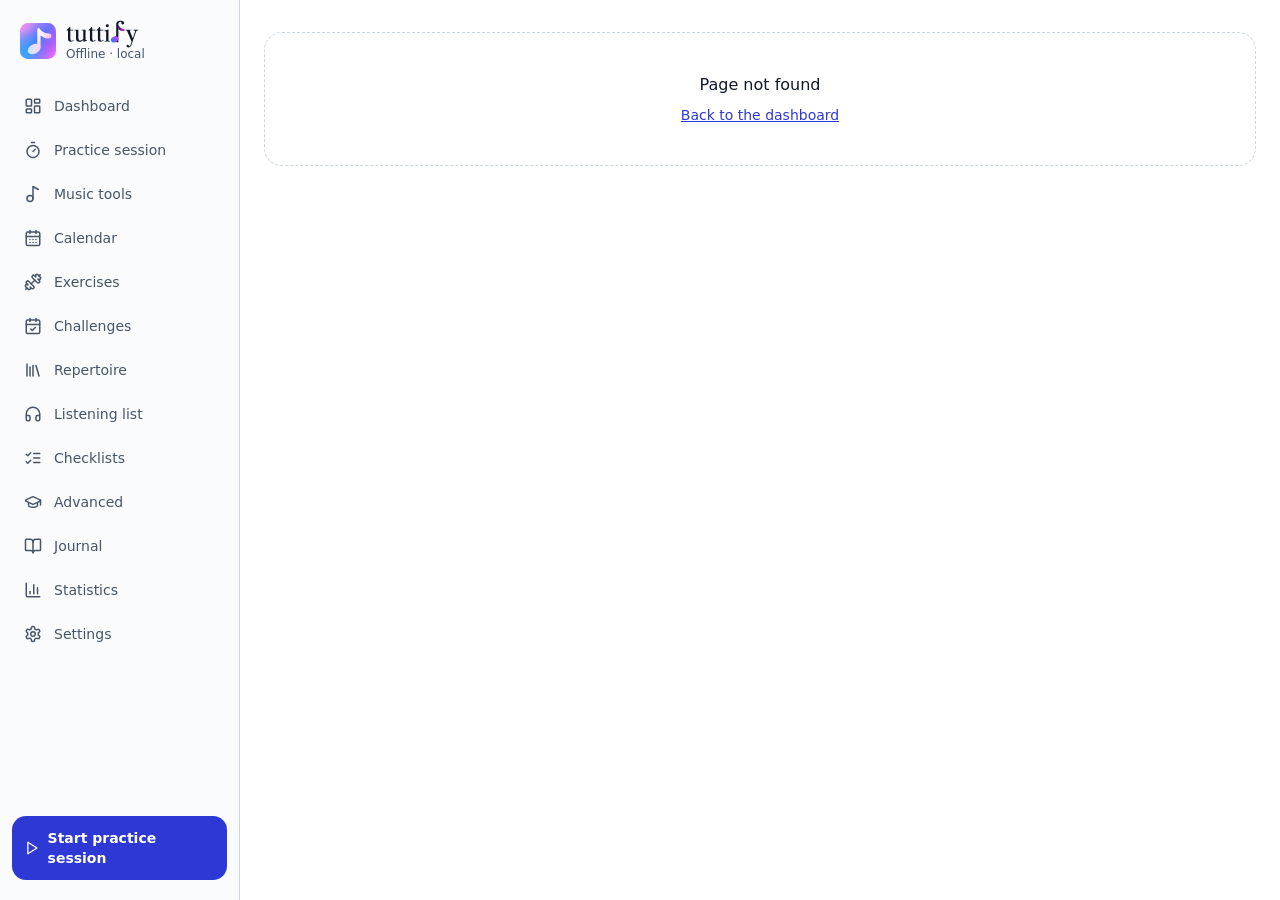
<file: index.html>
<!doctype html>
<html lang="nl" data-theme="light">
  <head>
    <meta charset="UTF-8" />
    <meta http-equiv="Content-Security-Policy" content="default-src 'self'; script-src 'self' 'sha256-kBQig1NGnKHjOrgIYDMxiGqk6j5gY/bn0V08934oszA=' 'wasm-unsafe-eval'; style-src 'self' 'unsafe-inline'; img-src 'self' data: blob:; media-src 'self' data: blob:; font-src 'self' data:; connect-src 'self' data: blob:; worker-src 'self' blob:; manifest-src 'self'; frame-src 'none'; object-src 'none'; base-uri 'none'; form-action 'none'" />
    <link rel="icon" type="image/svg+xml" href="/favicon.svg" />
    <link rel="apple-touch-icon" href="/apple-touch-icon.png" />
    <meta name="viewport" content="width=device-width, initial-scale=1.0, viewport-fit=cover" />
    <meta name="theme-color" content="#ffffff" />
    <meta name="description" content="Offline oefentracker voor muziekstudie: sessies, metronoom, stemapparaat, agenda en statistieken." />
    <title>Tuttify</title>
    <script>
      // Thema van de eerste tekening, nog vóór de app laadt: licht (de standaard, Wit) of donker bij een
      // onthouden donkere keuze (pt-appearance, zie src/features/appearance/appearance.ts). De lichte
      // achtergronden staan hieronder; appearance.test.ts controleert dat die lijst klopt.
      (function () {
        try {
          var a = JSON.parse(localStorage.getItem('pt-appearance') || 'null');
          if (a && ['white', 'hearts', 'paper', 'waves', 'dots'].indexOf(a.background) < 0) {
            document.documentElement.setAttribute('data-theme', 'dark');
            document.querySelector('meta[name="theme-color"]').setAttribute('content', '#0b0f17');
          }
        } catch (e) {
          /* geen opslag: licht */
        }
      })();
    </script>
    <script type="module" crossorigin src="/assets/index-38PkxuGB.js"></script>
    <link rel="stylesheet" crossorigin href="/assets/index-i9RnEcy8.css">
  <link rel="manifest" href="/manifest.webmanifest"></head>
  <body>
    <div id="root"></div>
    <noscript>
      <p lang="nl">Deze app vereist JavaScript.</p>
      <p lang="en">This app requires JavaScript.</p>
      <p lang="fr">Cette application nécessite JavaScript.</p>
      <p lang="de">Diese App benötigt JavaScript.</p>
      <p lang="es">Esta app requiere JavaScript.</p>
      <p lang="pt">Esta app requer JavaScript.</p>
    </noscript>
  </body>
</html>
</file>
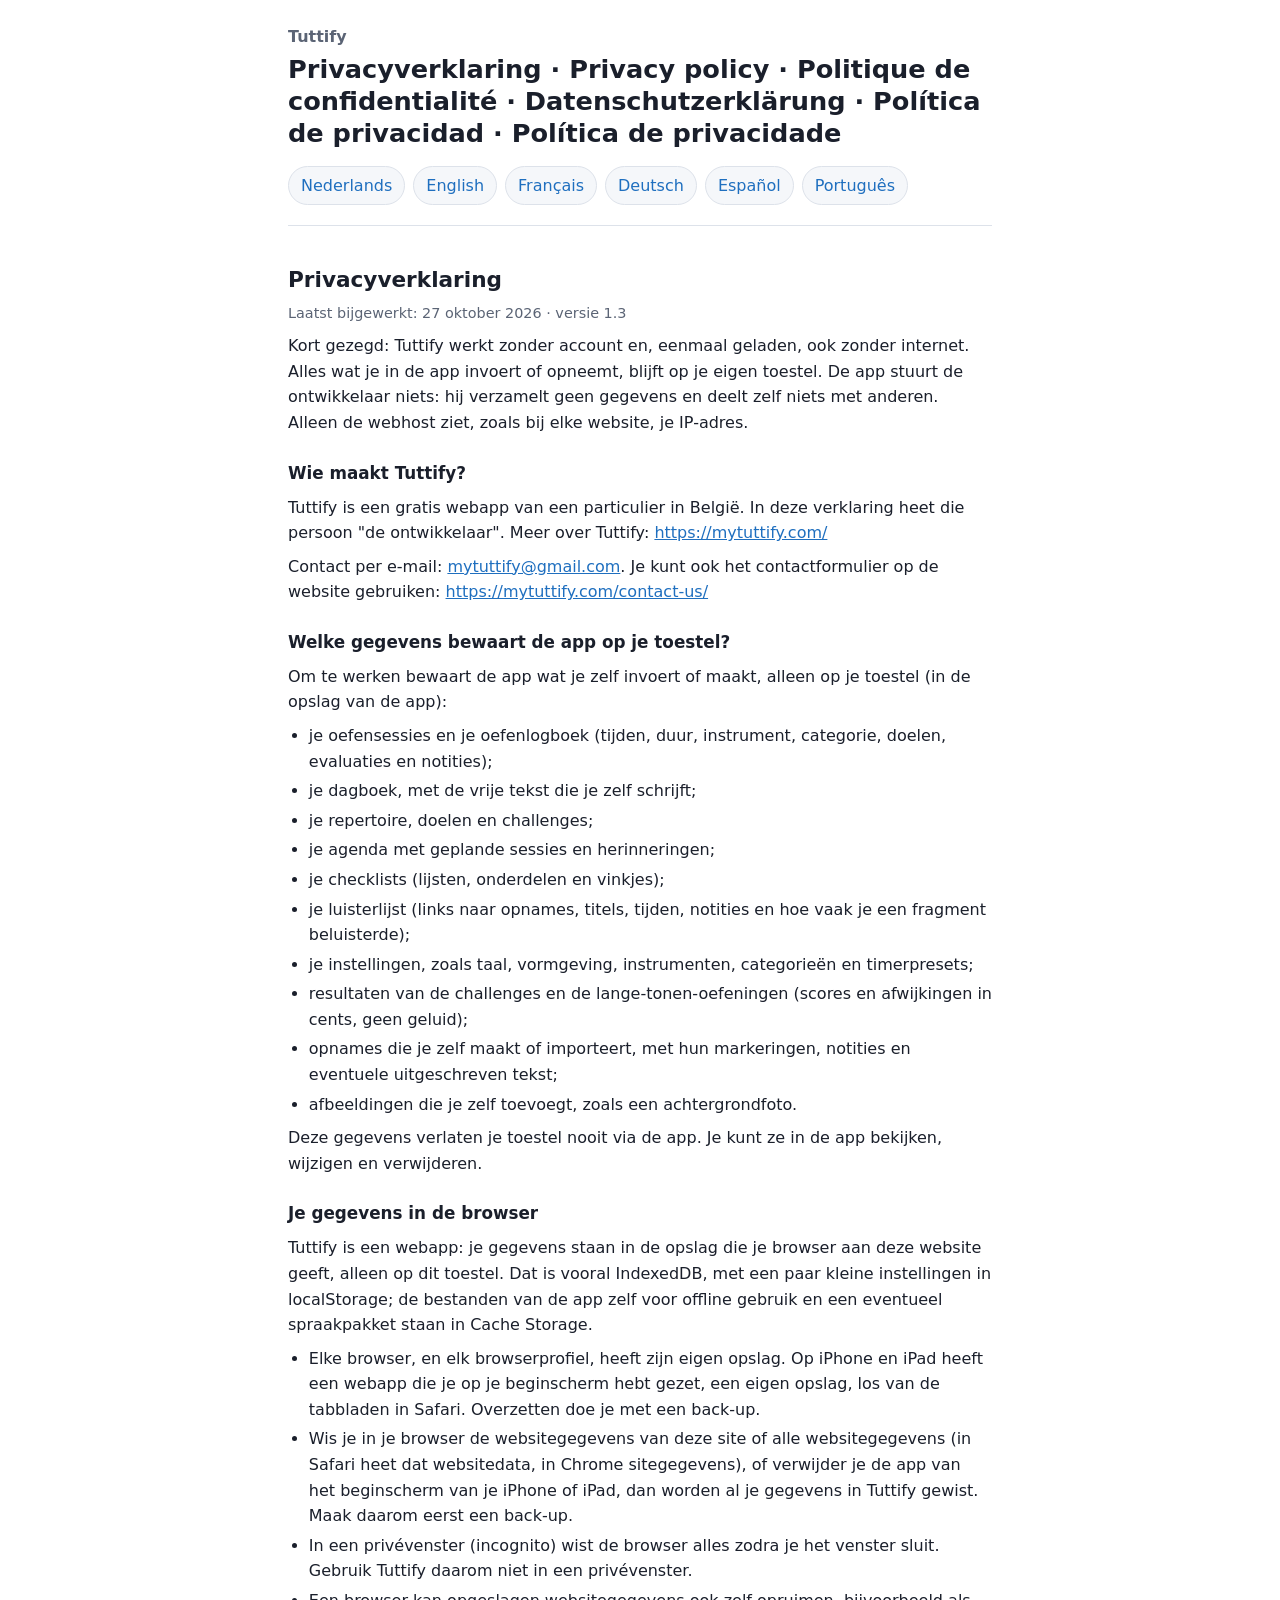
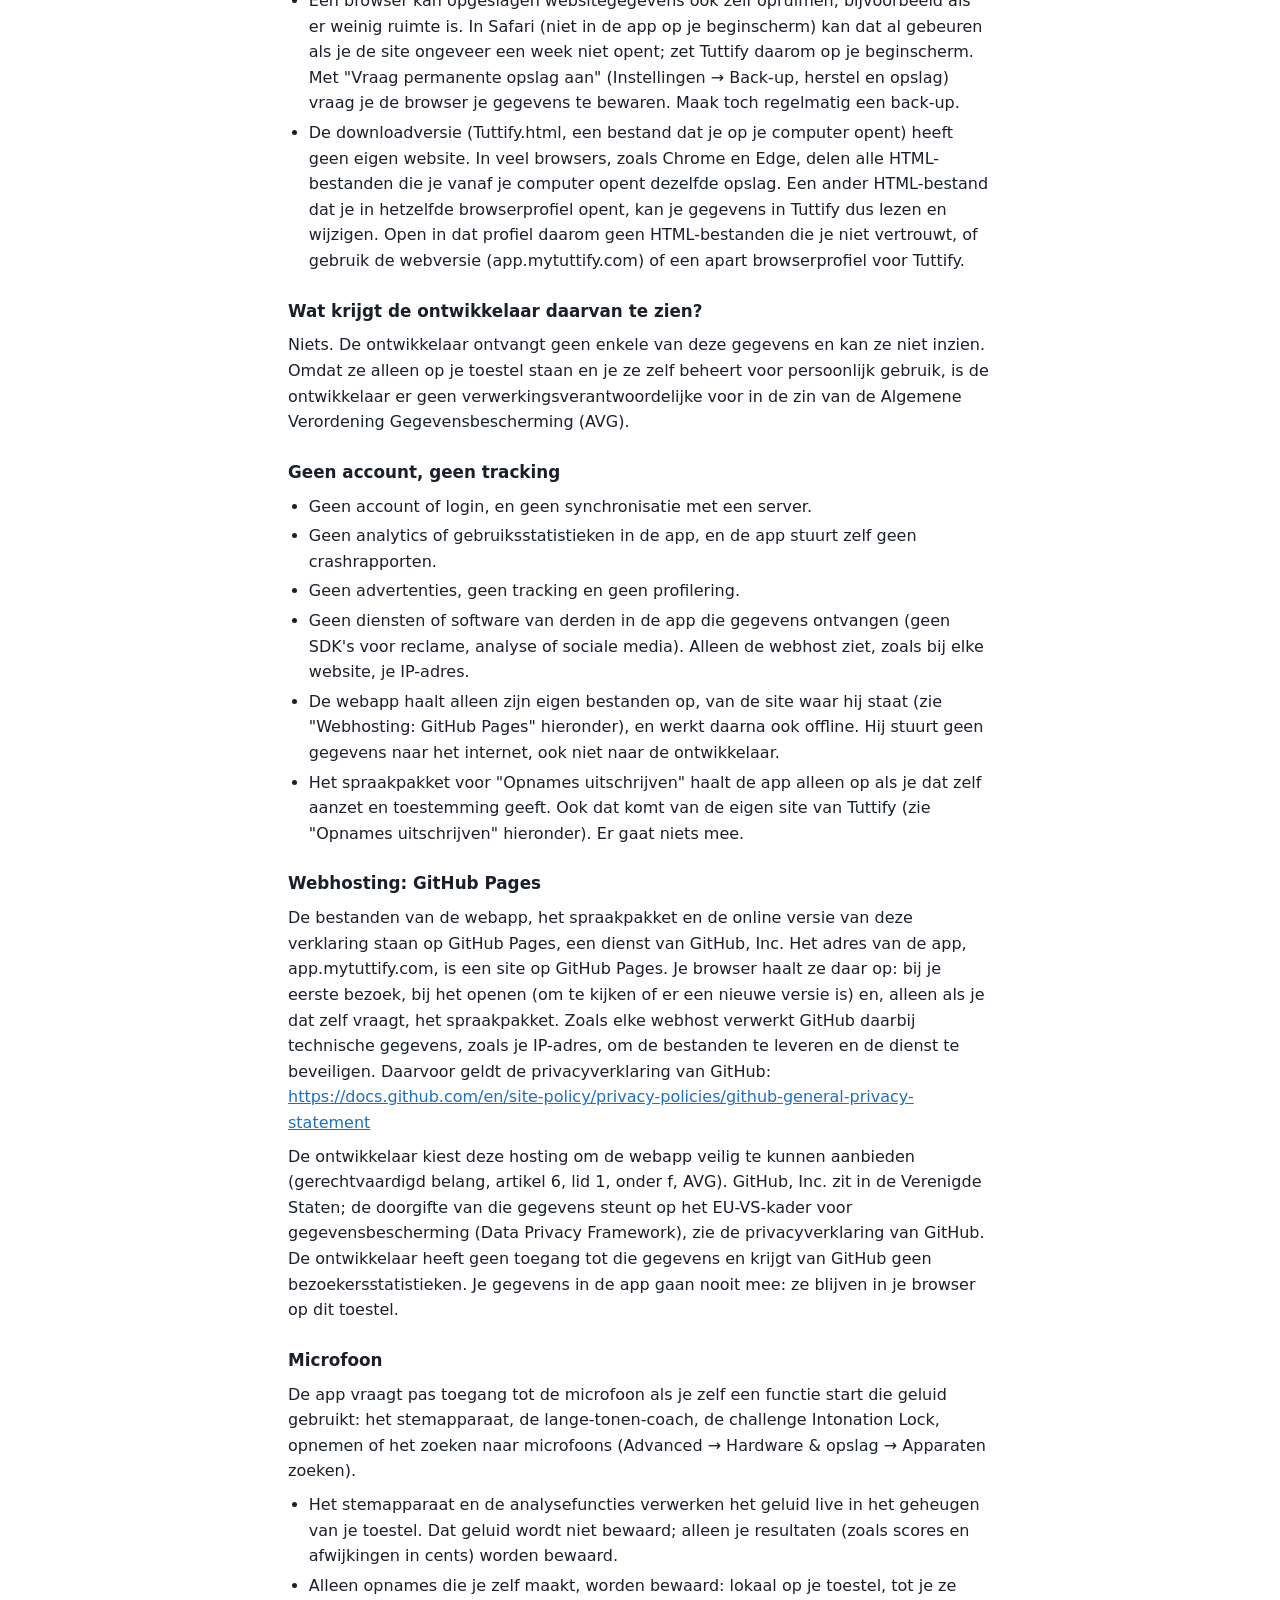
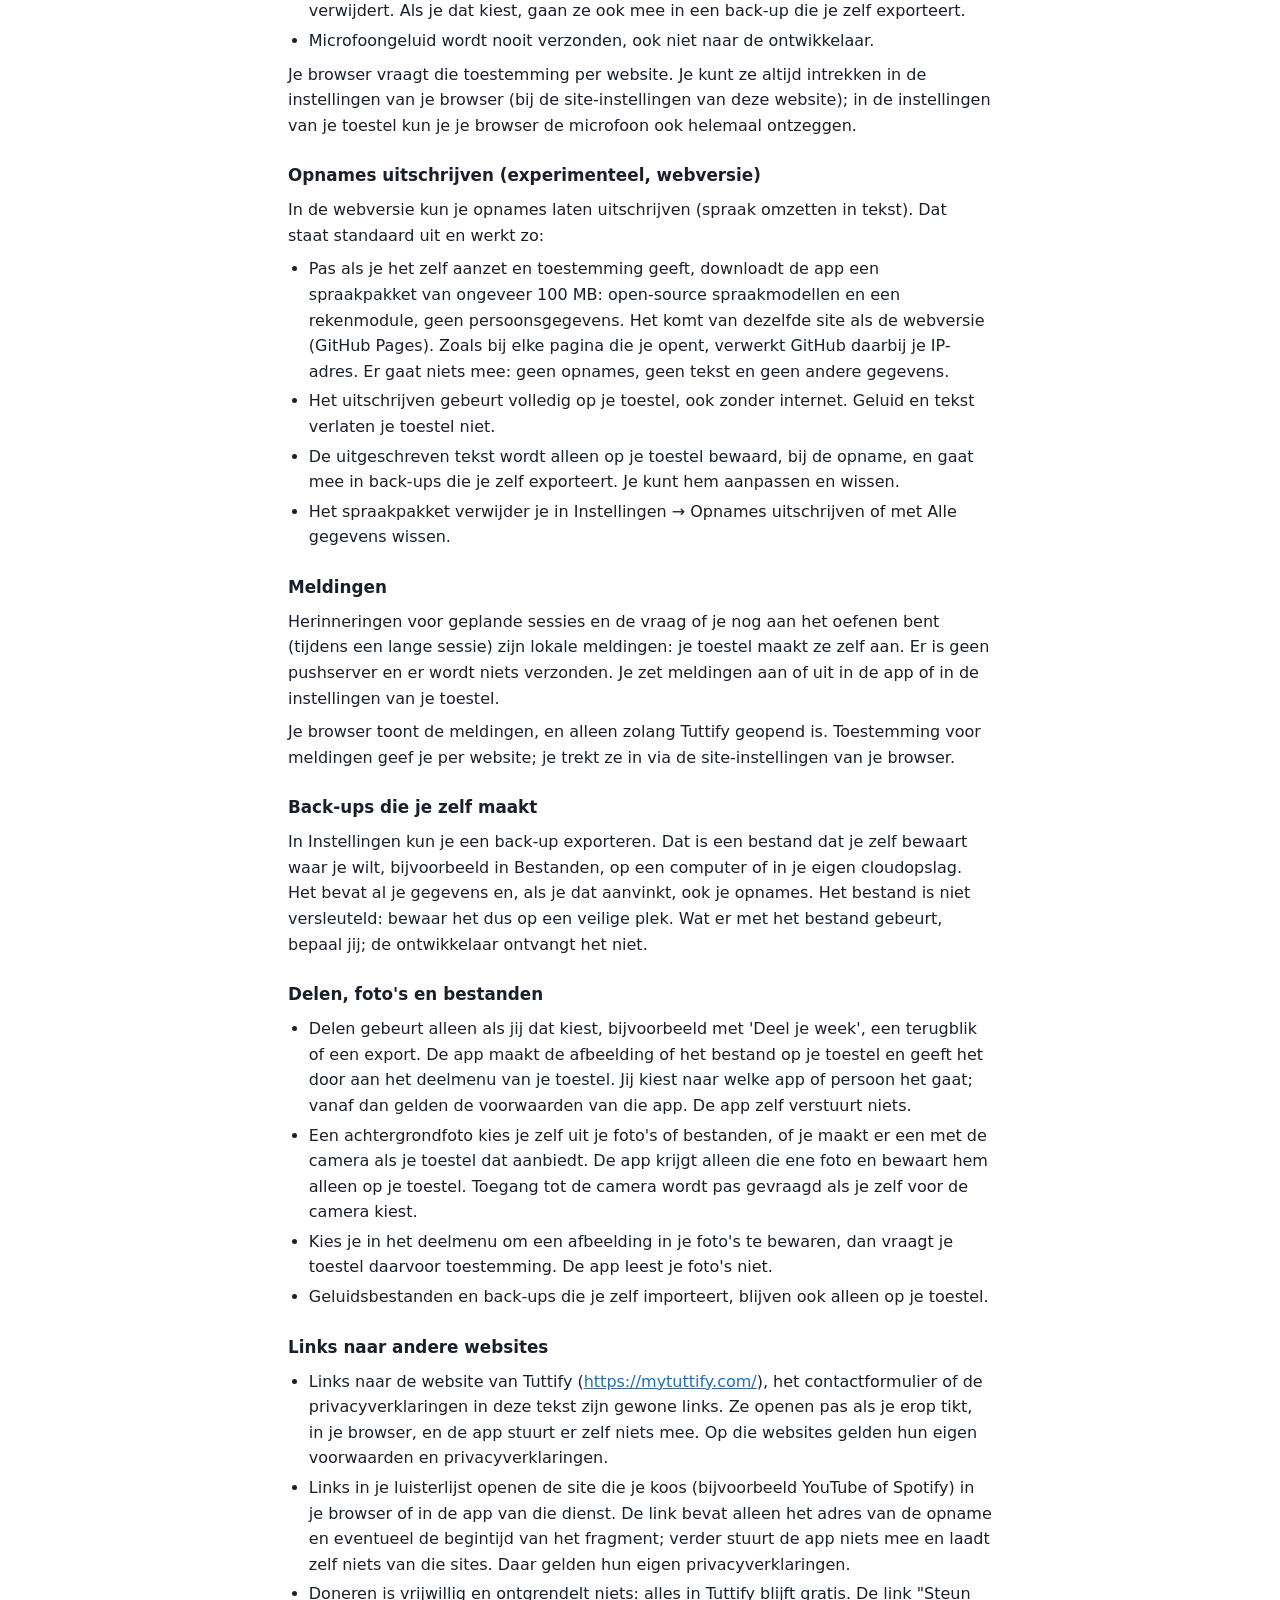
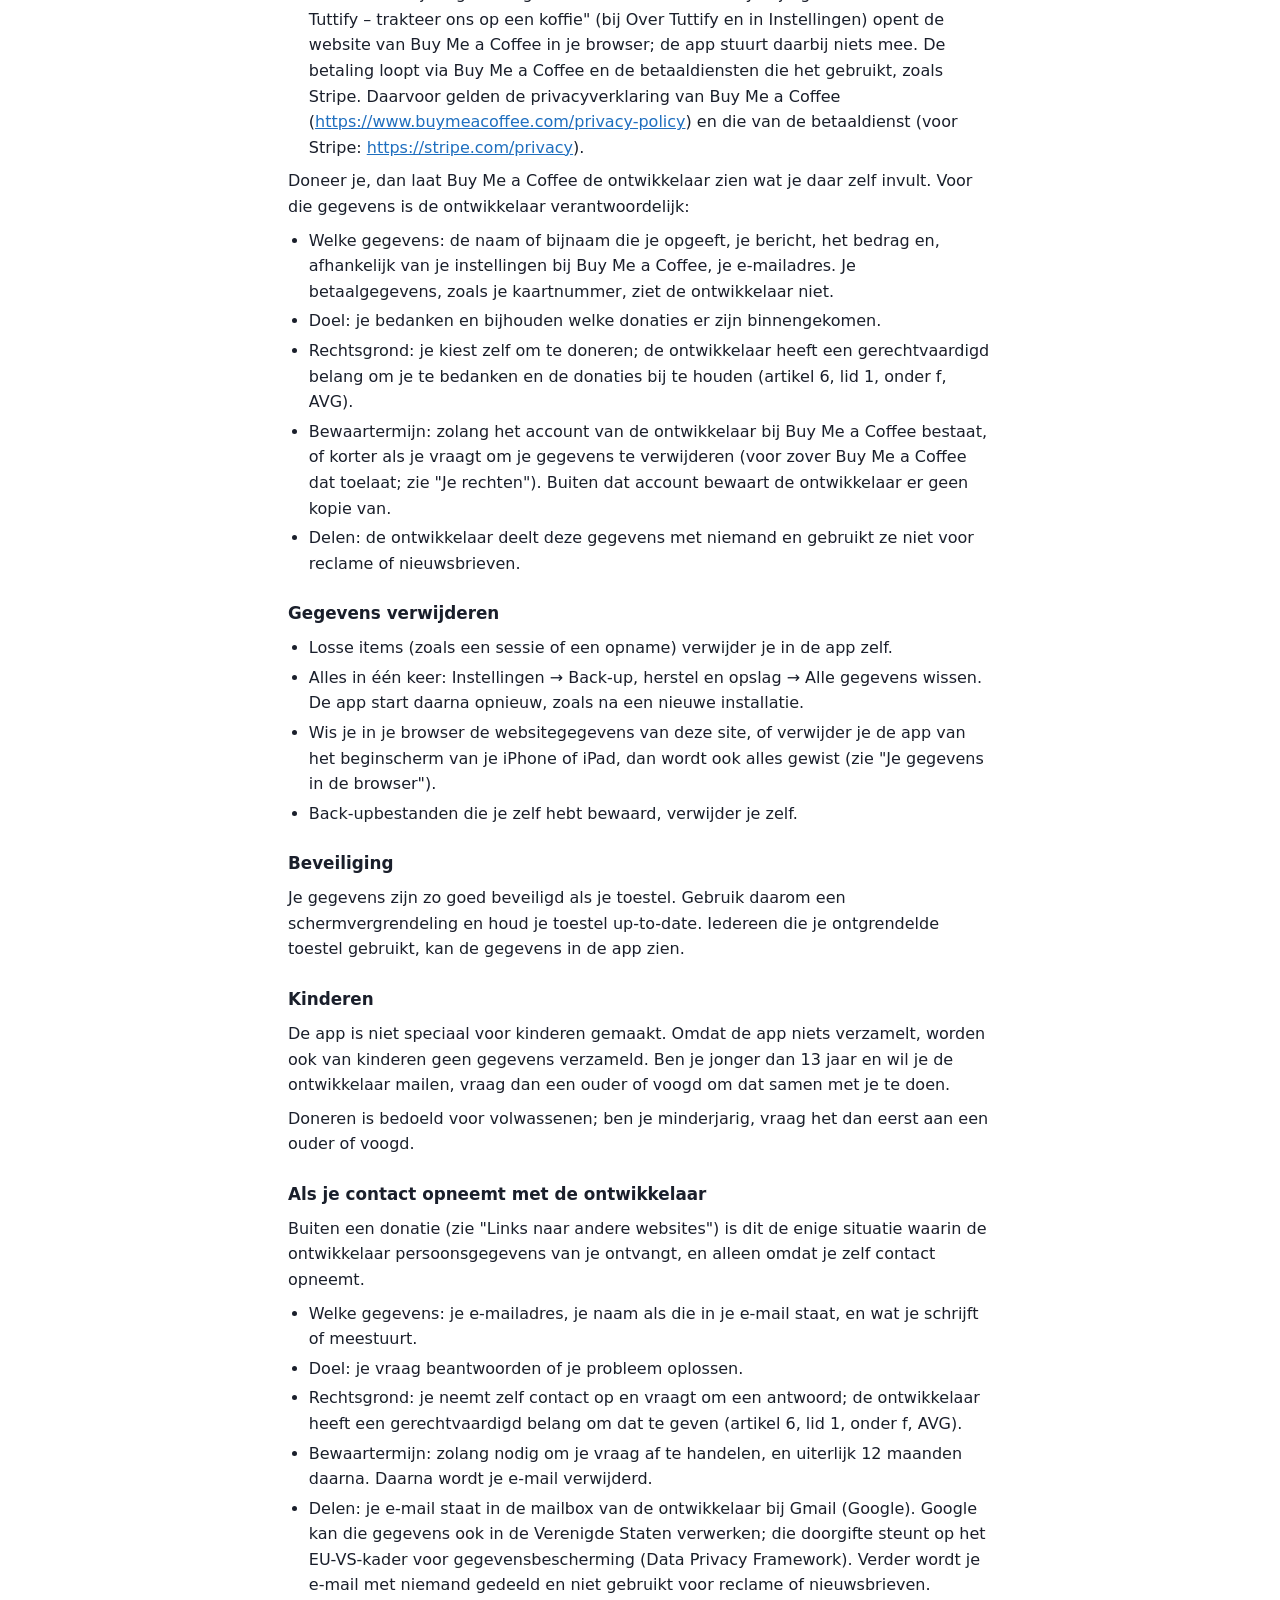
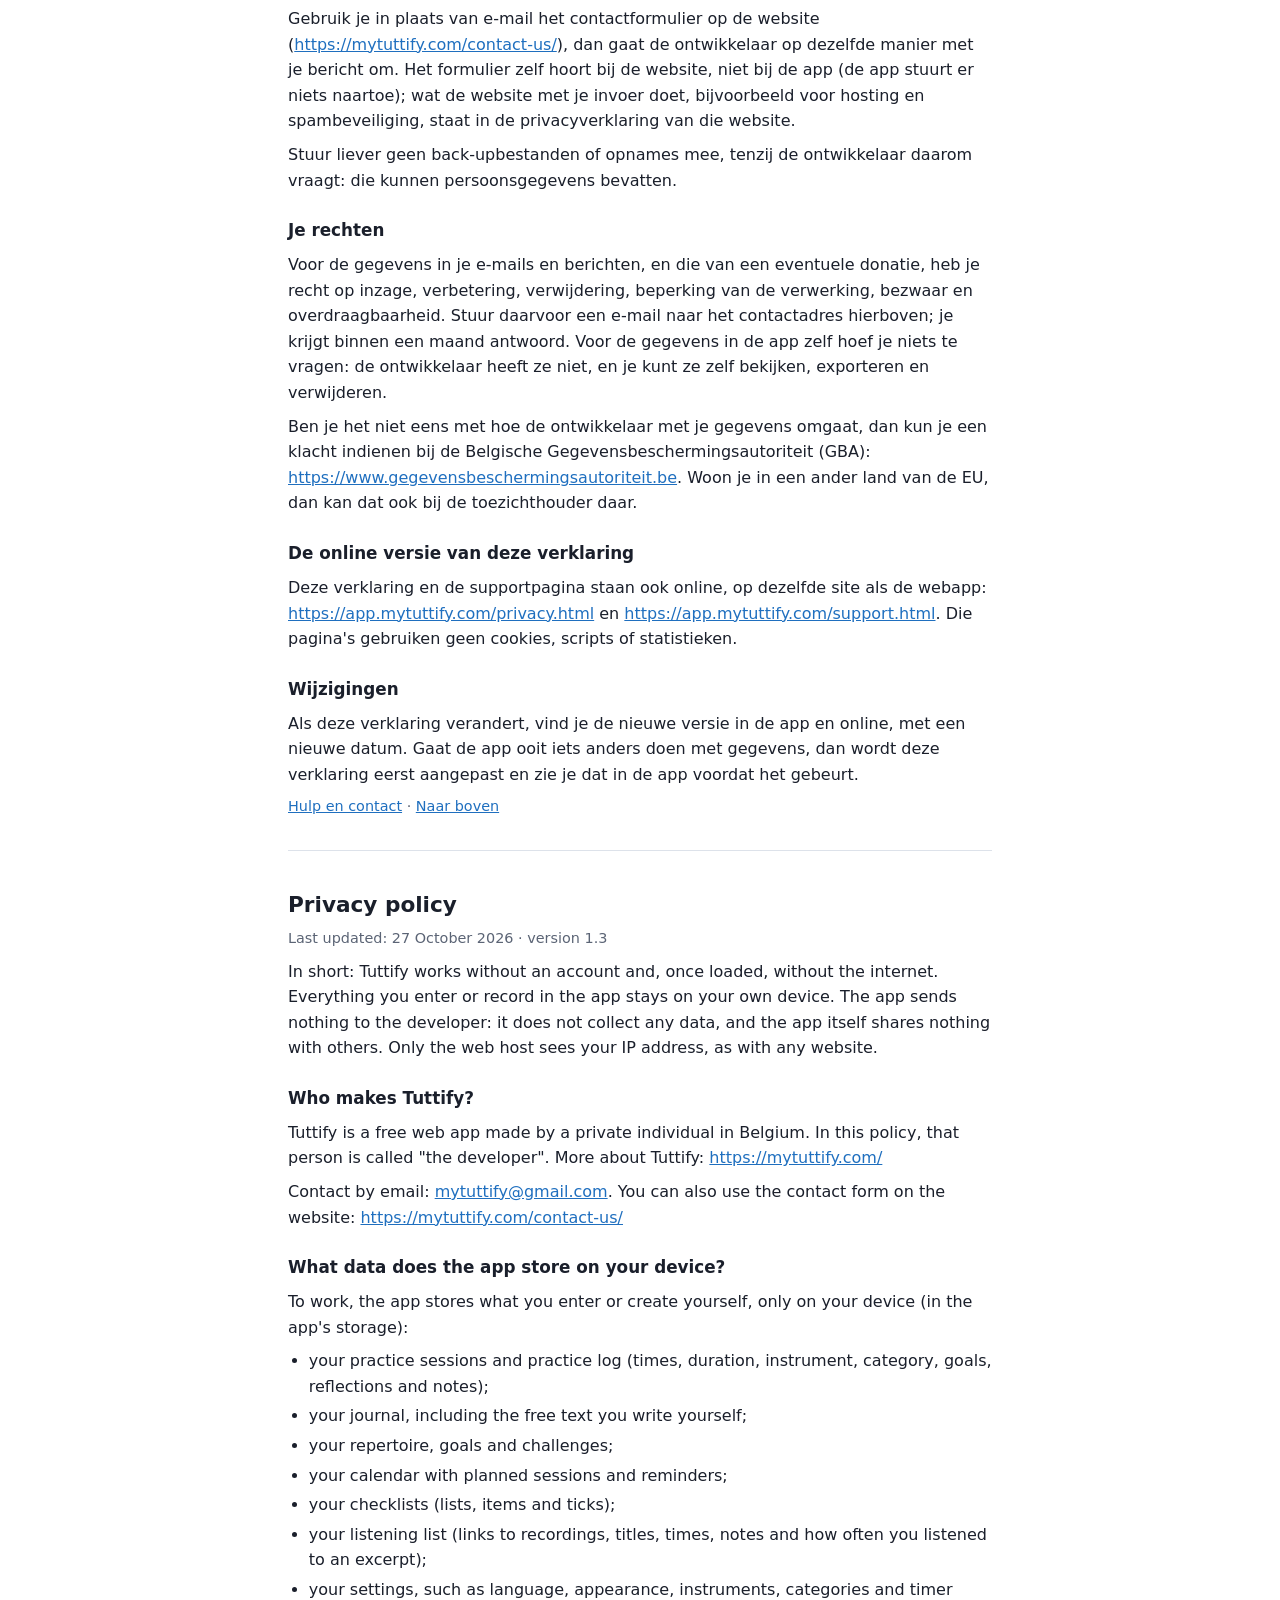
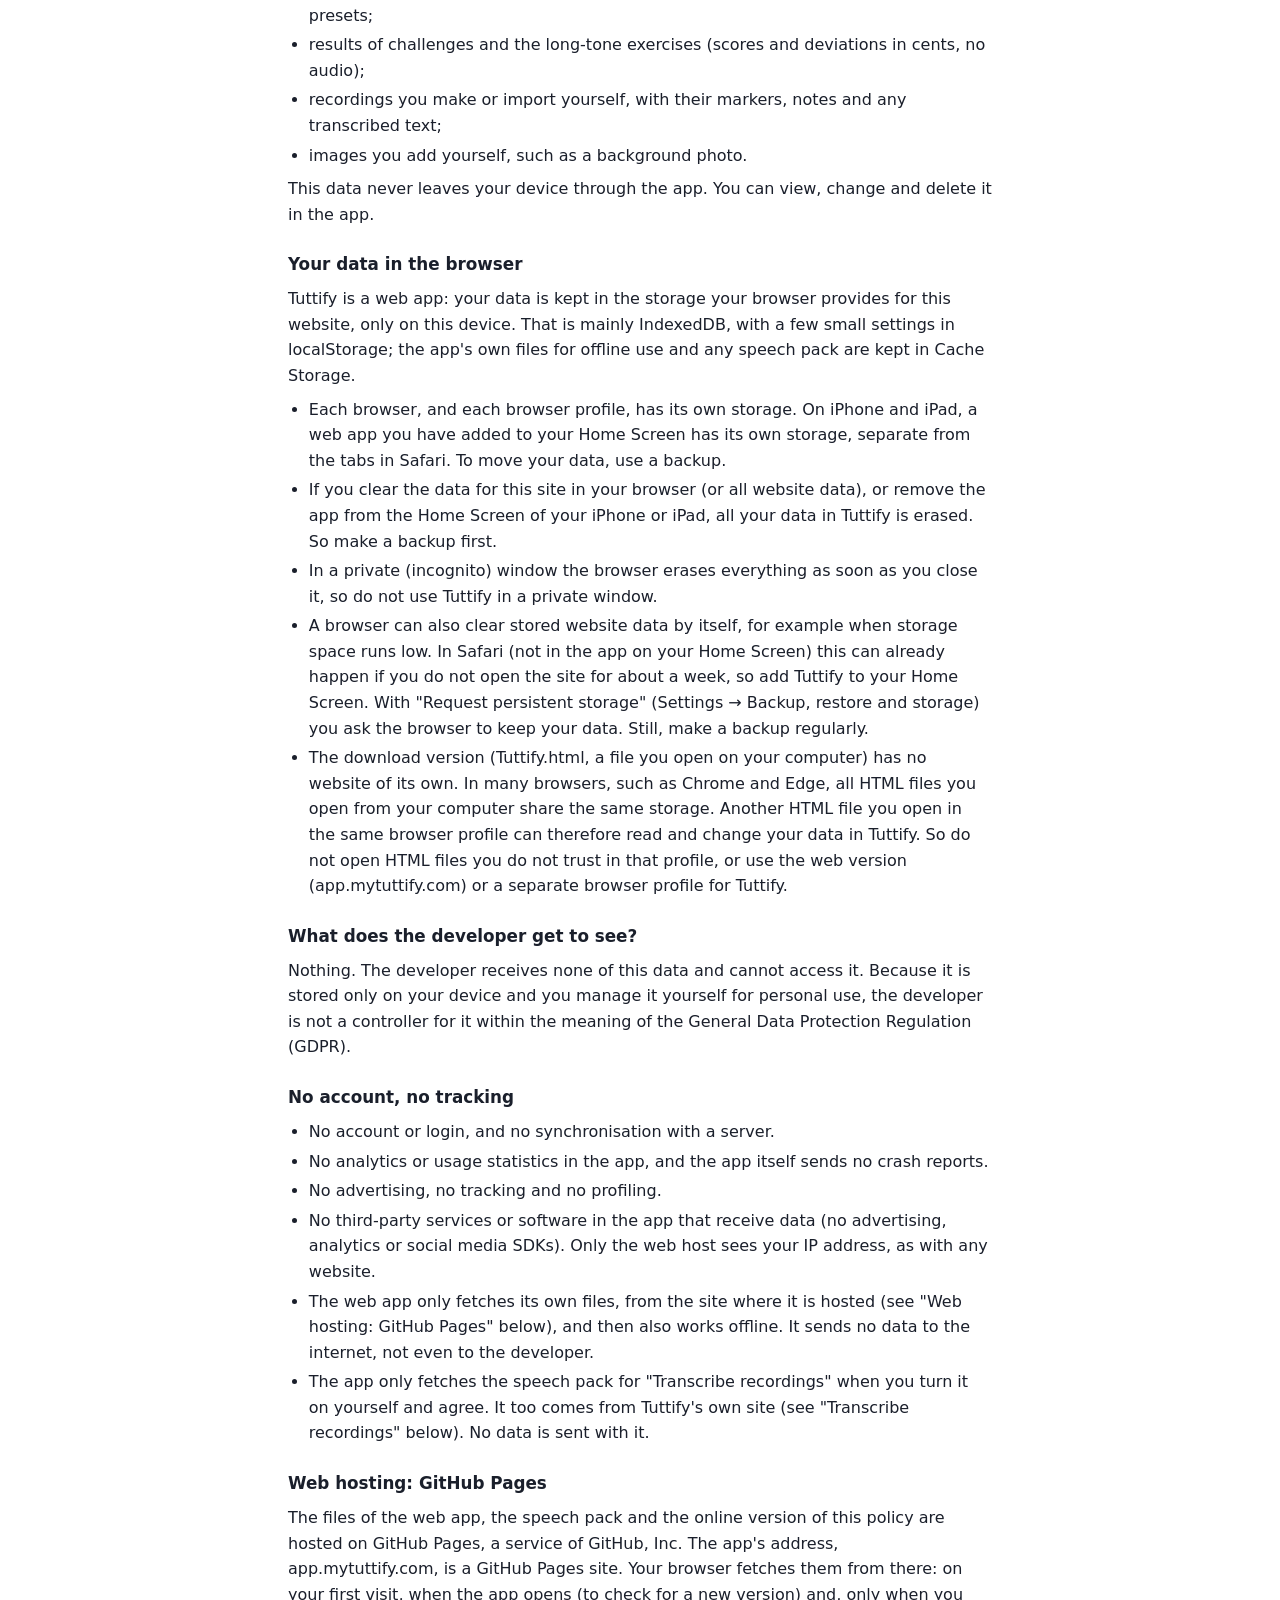
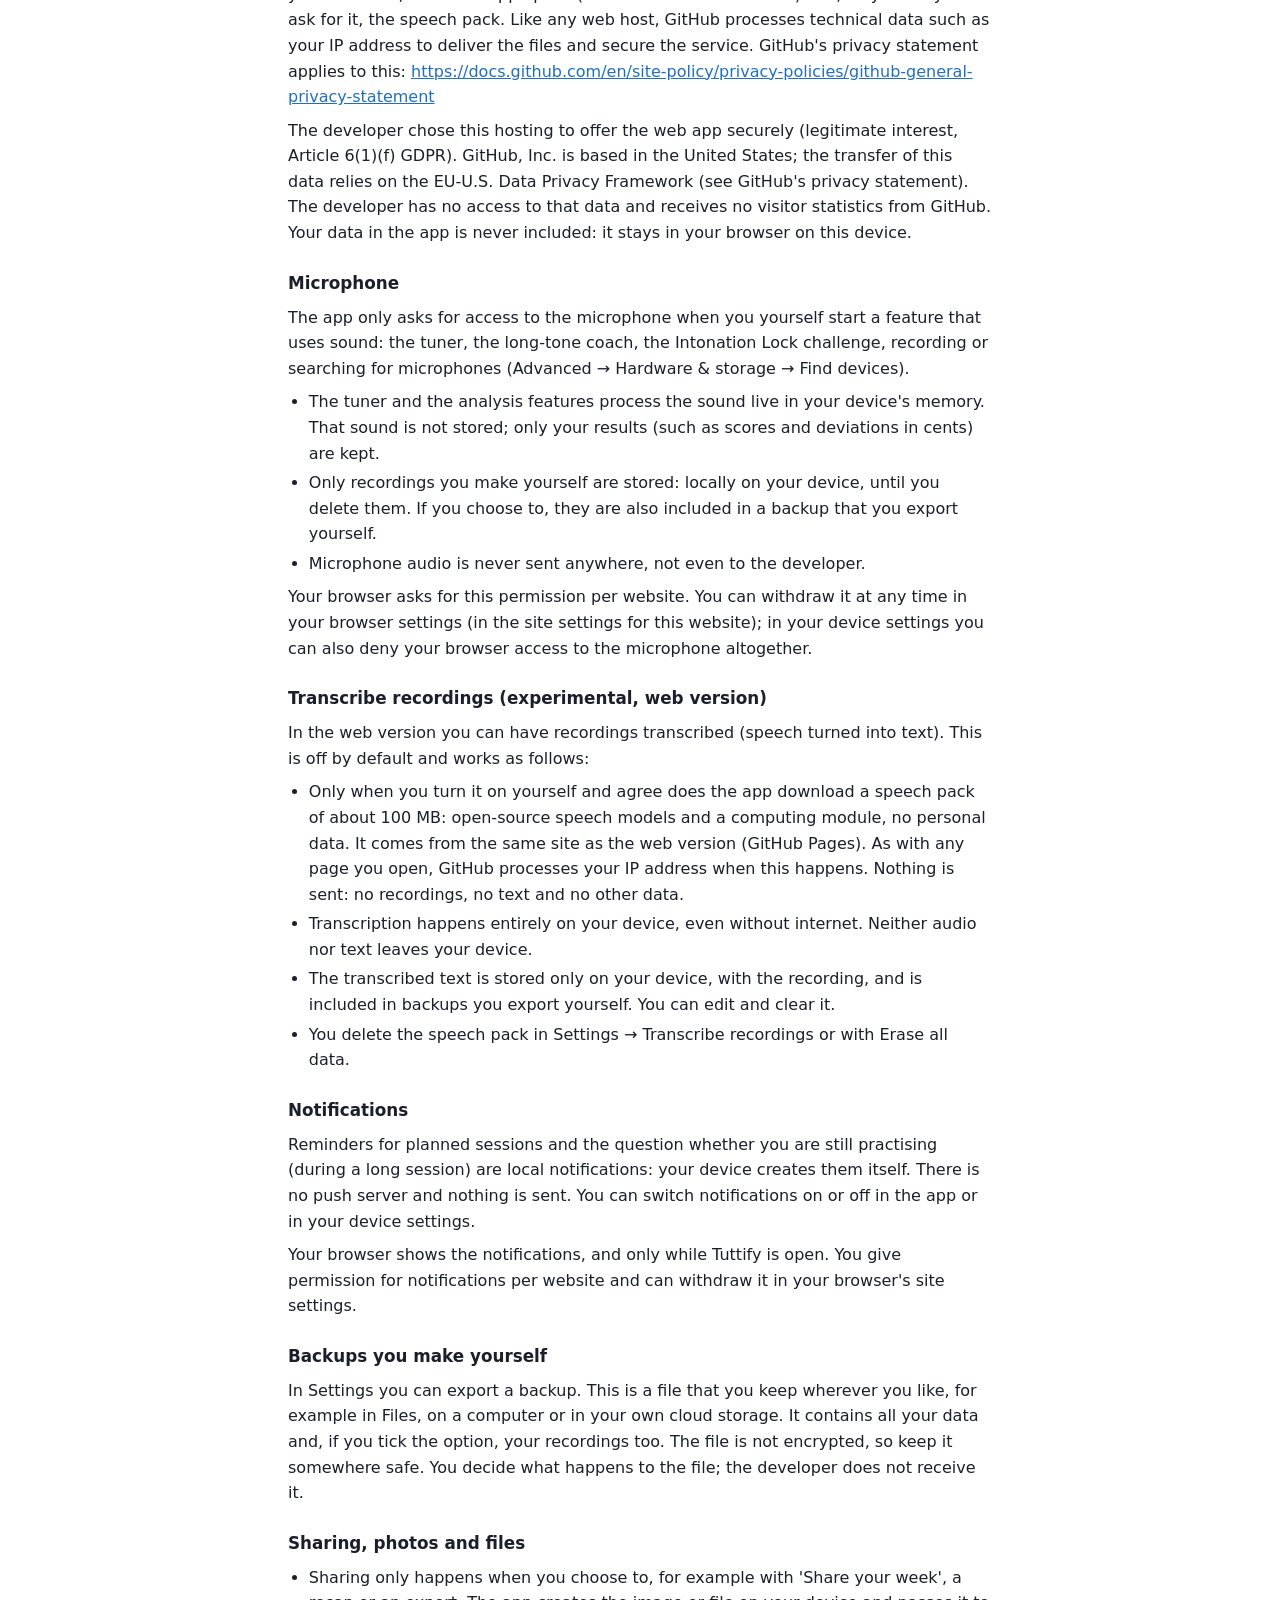
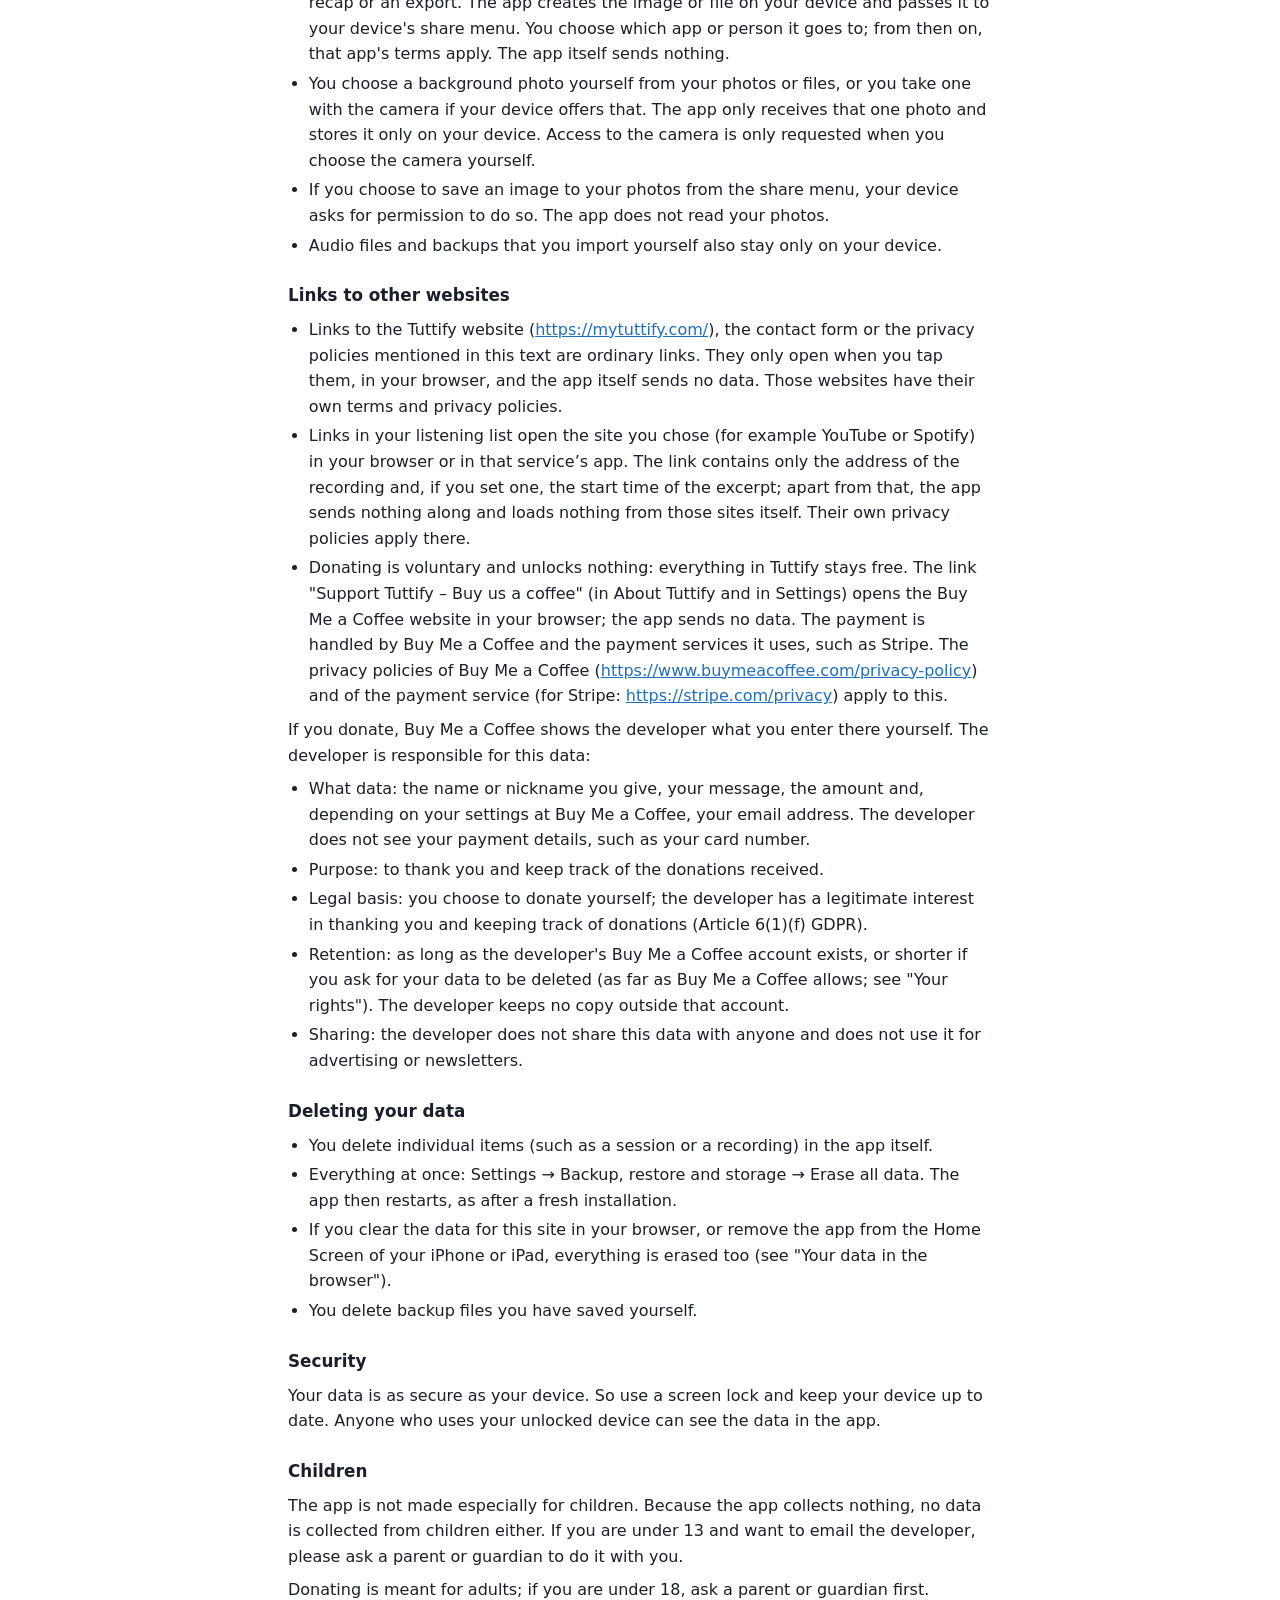
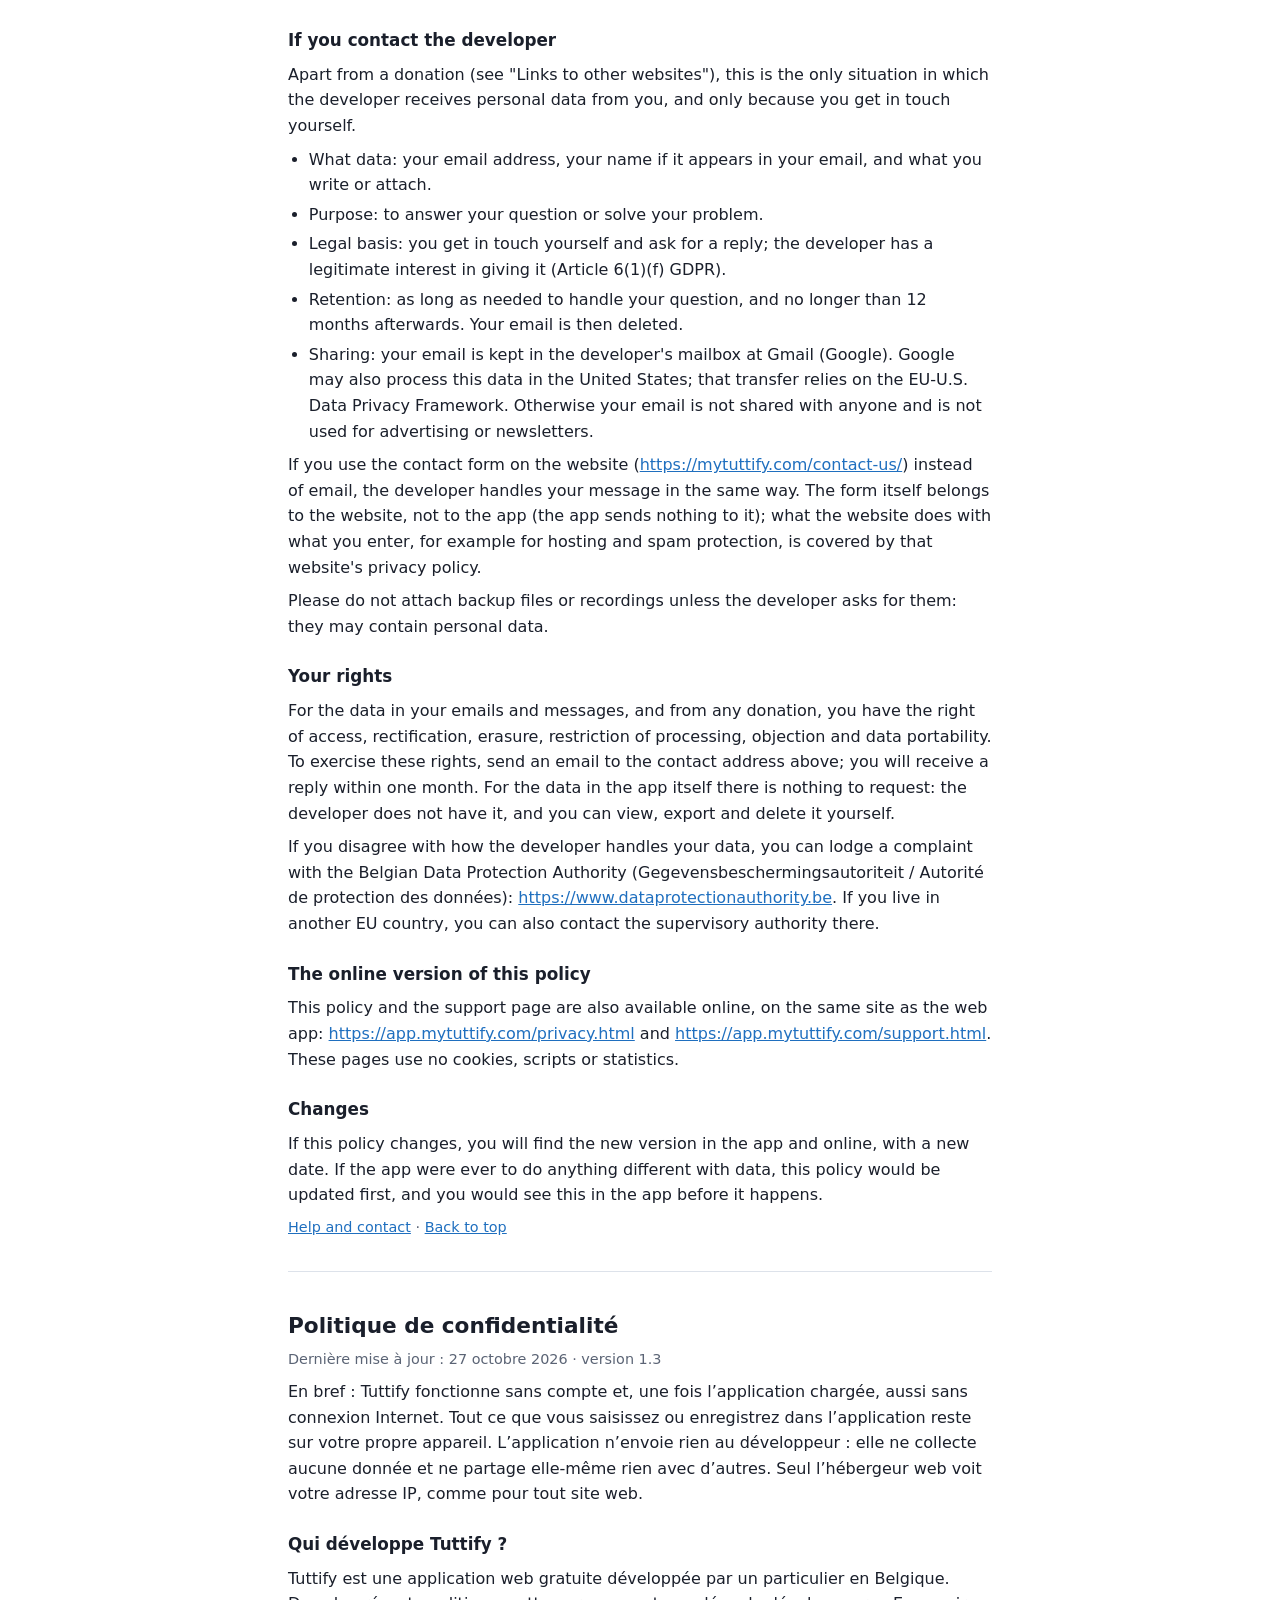
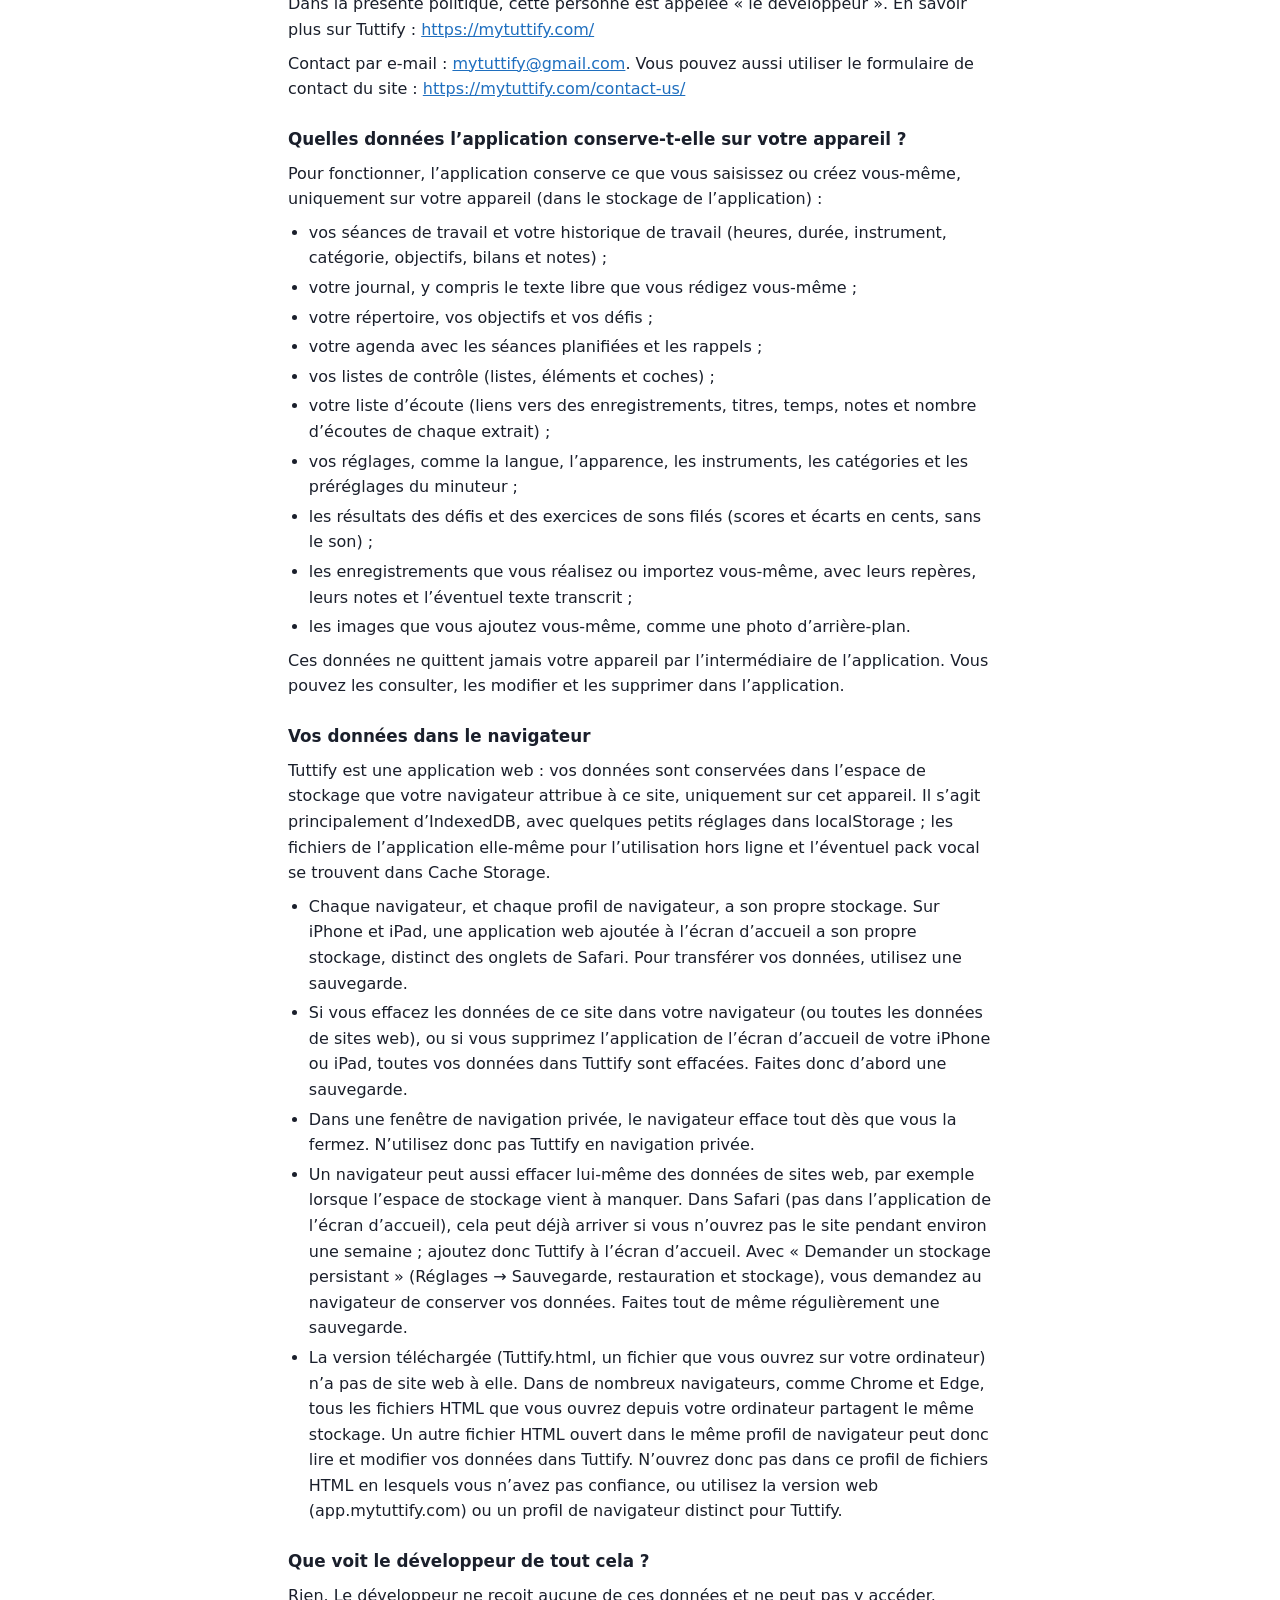
<file: privacy.html>
<!doctype html>
<html lang="nl">
<head>
<meta charset="utf-8" />
<meta http-equiv="Content-Security-Policy" content="default-src 'none'; style-src 'unsafe-inline'; base-uri 'none'; form-action 'none'" />
<meta name="viewport" content="width=device-width, initial-scale=1" />
<meta name="robots" content="index, follow" />
<meta name="referrer" content="no-referrer" />
<meta name="color-scheme" content="light dark" />
<title>Tuttify · Privacyverklaring · Privacy policy · Politique de confidentialité · Datenschutzerklärung · Política de privacidad · Política de privacidade</title>
<style>
:root { color-scheme: light dark; --bg: #ffffff; --fg: #1a1f2b; --muted: #5b6475; --line: #dde2ea; --accent: #1f6fbf; --card: #f5f7fa; }
@media (prefers-color-scheme: dark) { :root { --bg: #0b0f17; --fg: #e6eaf2; --muted: #98a2b6; --line: #2c3548; --accent: #63b3ed; --card: #131823; } }
* { box-sizing: border-box; }
html { -webkit-text-size-adjust: 100%; }
body { margin: 0; background: var(--bg); color: var(--fg); font: 16px/1.6 system-ui, -apple-system, "Segoe UI", Roboto, sans-serif; }
.wrap { max-width: 46rem; margin: 0 auto; padding: 24px 16px 48px; }
header { border-bottom: 1px solid var(--line); padding-bottom: 16px; margin-bottom: 8px; }
.app { margin: 0; font-weight: 600; color: var(--muted); }
h1 { font-size: 1.6rem; line-height: 1.25; margin: 4px 0 12px; }
h2 { font-size: 1.35rem; line-height: 1.3; margin: 40px 0 4px; }
h3 { font-size: 1.05rem; margin: 24px 0 4px; }
p, ul { margin: 8px 0; }
ul { padding-left: 1.3rem; }
li { margin: 4px 0; }
a { color: var(--accent); overflow-wrap: anywhere; }
a:focus-visible { outline: 2px solid var(--accent); outline-offset: 2px; }
nav ul { list-style: none; padding: 0; margin: 0; display: flex; flex-wrap: wrap; gap: 8px; }
nav a { display: inline-block; padding: 6px 12px; border: 1px solid var(--line); border-radius: 999px; background: var(--card); text-decoration: none; }
section { border-top: 1px solid var(--line); margin-top: 32px; }
section:first-of-type { border-top: 0; margin-top: 0; }
.updated, footer, .top { color: var(--muted); font-size: .9rem; }
footer { border-top: 1px solid var(--line); margin-top: 40px; padding-top: 16px; }
</style>
</head>
<body>
<div class="wrap">
<header id="top">
<p class="app">Tuttify</p>
<h1>Privacyverklaring · Privacy policy · Politique de confidentialité · Datenschutzerklärung · Política de privacidad · Política de privacidade</h1>
<nav aria-label="Taal · Language · Langue · Sprache · Idioma"><ul><li><a href="#nl" hreflang="nl" lang="nl">Nederlands</a></li><li><a href="#en" hreflang="en" lang="en">English</a></li><li><a href="#fr" hreflang="fr" lang="fr">Français</a></li><li><a href="#de" hreflang="de" lang="de">Deutsch</a></li><li><a href="#es" hreflang="es" lang="es">Español</a></li><li><a href="#pt" hreflang="pt" lang="pt">Português</a></li></ul></nav>
</header>
<main>
<section id="nl" lang="nl">
<h2 id="nl-privacy">Privacyverklaring</h2>
<p class="updated">Laatst bijgewerkt: 27 oktober 2026 · versie 1.3</p>
<p>Kort gezegd: Tuttify werkt zonder account en, eenmaal geladen, ook zonder internet. Alles wat je in de app invoert of opneemt, blijft op je eigen toestel. De app stuurt de ontwikkelaar niets: hij verzamelt geen gegevens en deelt zelf niets met anderen. Alleen de webhost ziet, zoals bij elke website, je IP-adres.</p>
<h3 id="nl-pWho">Wie maakt Tuttify?</h3>
<p>Tuttify is een gratis webapp van een particulier in België. In deze verklaring heet die persoon &quot;de ontwikkelaar&quot;. Meer over Tuttify: <a href="https://mytuttify.com/">https://mytuttify.com/</a></p>
<p>Contact per e-mail: <a href="mailto:mytuttify@gmail.com">mytuttify@gmail.com</a>. Je kunt ook het contactformulier op de website gebruiken: <a href="https://mytuttify.com/contact-us/">https://mytuttify.com/contact-us/</a></p>
<h3 id="nl-pData">Welke gegevens bewaart de app op je toestel?</h3>
<p>Om te werken bewaart de app wat je zelf invoert of maakt, alleen op je toestel (in de opslag van de app):</p>
<ul><li>je oefensessies en je oefenlogboek (tijden, duur, instrument, categorie, doelen, evaluaties en notities);</li><li>je dagboek, met de vrije tekst die je zelf schrijft;</li><li>je repertoire, doelen en challenges;</li><li>je agenda met geplande sessies en herinneringen;</li><li>je checklists (lijsten, onderdelen en vinkjes);</li><li>je luisterlijst (links naar opnames, titels, tijden, notities en hoe vaak je een fragment beluisterde);</li><li>je instellingen, zoals taal, vormgeving, instrumenten, categorieën en timerpresets;</li><li>resultaten van de challenges en de lange-tonen-oefeningen (scores en afwijkingen in cents, geen geluid);</li><li>opnames die je zelf maakt of importeert, met hun markeringen, notities en eventuele uitgeschreven tekst;</li><li>afbeeldingen die je zelf toevoegt, zoals een achtergrondfoto.</li></ul>
<p>Deze gegevens verlaten je toestel nooit via de app. Je kunt ze in de app bekijken, wijzigen en verwijderen.</p>
<h3 id="nl-pBrowser">Je gegevens in de browser</h3>
<p>Tuttify is een webapp: je gegevens staan in de opslag die je browser aan deze website geeft, alleen op dit toestel. Dat is vooral IndexedDB, met een paar kleine instellingen in localStorage; de bestanden van de app zelf voor offline gebruik en een eventueel spraakpakket staan in Cache Storage.</p>
<ul><li>Elke browser, en elk browserprofiel, heeft zijn eigen opslag. Op iPhone en iPad heeft een webapp die je op je beginscherm hebt gezet, een eigen opslag, los van de tabbladen in Safari. Overzetten doe je met een back-up.</li><li>Wis je in je browser de websitegegevens van deze site of alle websitegegevens (in Safari heet dat websitedata, in Chrome sitegegevens), of verwijder je de app van het beginscherm van je iPhone of iPad, dan worden al je gegevens in Tuttify gewist. Maak daarom eerst een back-up.</li><li>In een privévenster (incognito) wist de browser alles zodra je het venster sluit. Gebruik Tuttify daarom niet in een privévenster.</li><li>Een browser kan opgeslagen websitegegevens ook zelf opruimen, bijvoorbeeld als er weinig ruimte is. In Safari (niet in de app op je beginscherm) kan dat al gebeuren als je de site ongeveer een week niet opent; zet Tuttify daarom op je beginscherm. Met &quot;Vraag permanente opslag aan&quot; (Instellingen → Back-up, herstel en opslag) vraag je de browser je gegevens te bewaren. Maak toch regelmatig een back-up.</li><li>De downloadversie (Tuttify.html, een bestand dat je op je computer opent) heeft geen eigen website. In veel browsers, zoals Chrome en Edge, delen alle HTML-bestanden die je vanaf je computer opent dezelfde opslag. Een ander HTML-bestand dat je in hetzelfde browserprofiel opent, kan je gegevens in Tuttify dus lezen en wijzigen. Open in dat profiel daarom geen HTML-bestanden die je niet vertrouwt, of gebruik de webversie (app.mytuttify.com) of een apart browserprofiel voor Tuttify.</li></ul>
<h3 id="nl-pController">Wat krijgt de ontwikkelaar daarvan te zien?</h3>
<p>Niets. De ontwikkelaar ontvangt geen enkele van deze gegevens en kan ze niet inzien. Omdat ze alleen op je toestel staan en je ze zelf beheert voor persoonlijk gebruik, is de ontwikkelaar er geen verwerkingsverantwoordelijke voor in de zin van de Algemene Verordening Gegevensbescherming (AVG).</p>
<h3 id="nl-pNone">Geen account, geen tracking</h3>
<ul><li>Geen account of login, en geen synchronisatie met een server.</li><li>Geen analytics of gebruiksstatistieken in de app, en de app stuurt zelf geen crashrapporten.</li><li>Geen advertenties, geen tracking en geen profilering.</li><li>Geen diensten of software van derden in de app die gegevens ontvangen (geen SDK&#39;s voor reclame, analyse of sociale media). Alleen de webhost ziet, zoals bij elke website, je IP-adres.</li><li>De webapp haalt alleen zijn eigen bestanden op, van de site waar hij staat (zie &quot;Webhosting: GitHub Pages&quot; hieronder), en werkt daarna ook offline. Hij stuurt geen gegevens naar het internet, ook niet naar de ontwikkelaar.</li><li>Het spraakpakket voor &quot;Opnames uitschrijven&quot; haalt de app alleen op als je dat zelf aanzet en toestemming geeft. Ook dat komt van de eigen site van Tuttify (zie &quot;Opnames uitschrijven&quot; hieronder). Er gaat niets mee.</li></ul>
<h3 id="nl-pHost">Webhosting: GitHub Pages</h3>
<p>De bestanden van de webapp, het spraakpakket en de online versie van deze verklaring staan op GitHub Pages, een dienst van GitHub, Inc. Het adres van de app, app.mytuttify.com, is een site op GitHub Pages. Je browser haalt ze daar op: bij je eerste bezoek, bij het openen (om te kijken of er een nieuwe versie is) en, alleen als je dat zelf vraagt, het spraakpakket. Zoals elke webhost verwerkt GitHub daarbij technische gegevens, zoals je IP-adres, om de bestanden te leveren en de dienst te beveiligen. Daarvoor geldt de privacyverklaring van GitHub: <a href="https://docs.github.com/en/site-policy/privacy-policies/github-general-privacy-statement">https://docs.github.com/en/site-policy/privacy-policies/github-general-privacy-statement</a></p>
<p>De ontwikkelaar kiest deze hosting om de webapp veilig te kunnen aanbieden (gerechtvaardigd belang, artikel 6, lid 1, onder f, AVG). GitHub, Inc. zit in de Verenigde Staten; de doorgifte van die gegevens steunt op het EU-VS-kader voor gegevensbescherming (Data Privacy Framework), zie de privacyverklaring van GitHub. De ontwikkelaar heeft geen toegang tot die gegevens en krijgt van GitHub geen bezoekersstatistieken. Je gegevens in de app gaan nooit mee: ze blijven in je browser op dit toestel.</p>
<h3 id="nl-pMic">Microfoon</h3>
<p>De app vraagt pas toegang tot de microfoon als je zelf een functie start die geluid gebruikt: het stemapparaat, de lange-tonen-coach, de challenge Intonation Lock, opnemen of het zoeken naar microfoons (Advanced → Hardware &amp; opslag → Apparaten zoeken).</p>
<ul><li>Het stemapparaat en de analysefuncties verwerken het geluid live in het geheugen van je toestel. Dat geluid wordt niet bewaard; alleen je resultaten (zoals scores en afwijkingen in cents) worden bewaard.</li><li>Alleen opnames die je zelf maakt, worden bewaard: lokaal op je toestel, tot je ze verwijdert. Als je dat kiest, gaan ze ook mee in een back-up die je zelf exporteert.</li><li>Microfoongeluid wordt nooit verzonden, ook niet naar de ontwikkelaar.</li></ul>
<p>Je browser vraagt die toestemming per website. Je kunt ze altijd intrekken in de instellingen van je browser (bij de site-instellingen van deze website); in de instellingen van je toestel kun je je browser de microfoon ook helemaal ontzeggen.</p>
<h3 id="nl-pSpeech">Opnames uitschrijven (experimenteel, webversie)</h3>
<p>In de webversie kun je opnames laten uitschrijven (spraak omzetten in tekst). Dat staat standaard uit en werkt zo:</p>
<ul><li>Pas als je het zelf aanzet en toestemming geeft, downloadt de app een spraakpakket van ongeveer 100 MB: open-source spraakmodellen en een rekenmodule, geen persoonsgegevens. Het komt van dezelfde site als de webversie (GitHub Pages). Zoals bij elke pagina die je opent, verwerkt GitHub daarbij je IP-adres. Er gaat niets mee: geen opnames, geen tekst en geen andere gegevens.</li><li>Het uitschrijven gebeurt volledig op je toestel, ook zonder internet. Geluid en tekst verlaten je toestel niet.</li><li>De uitgeschreven tekst wordt alleen op je toestel bewaard, bij de opname, en gaat mee in back-ups die je zelf exporteert. Je kunt hem aanpassen en wissen.</li><li>Het spraakpakket verwijder je in Instellingen → Opnames uitschrijven of met Alle gegevens wissen.</li></ul>
<h3 id="nl-pNotif">Meldingen</h3>
<p>Herinneringen voor geplande sessies en de vraag of je nog aan het oefenen bent (tijdens een lange sessie) zijn lokale meldingen: je toestel maakt ze zelf aan. Er is geen pushserver en er wordt niets verzonden. Je zet meldingen aan of uit in de app of in de instellingen van je toestel.</p>
<p>Je browser toont de meldingen, en alleen zolang Tuttify geopend is. Toestemming voor meldingen geef je per website; je trekt ze in via de site-instellingen van je browser.</p>
<h3 id="nl-pBackup">Back-ups die je zelf maakt</h3>
<p>In Instellingen kun je een back-up exporteren. Dat is een bestand dat je zelf bewaart waar je wilt, bijvoorbeeld in Bestanden, op een computer of in je eigen cloudopslag. Het bevat al je gegevens en, als je dat aanvinkt, ook je opnames. Het bestand is niet versleuteld: bewaar het dus op een veilige plek. Wat er met het bestand gebeurt, bepaal jij; de ontwikkelaar ontvangt het niet.</p>
<h3 id="nl-pShare">Delen, foto&#39;s en bestanden</h3>
<ul><li>Delen gebeurt alleen als jij dat kiest, bijvoorbeeld met &#39;Deel je week&#39;, een terugblik of een export. De app maakt de afbeelding of het bestand op je toestel en geeft het door aan het deelmenu van je toestel. Jij kiest naar welke app of persoon het gaat; vanaf dan gelden de voorwaarden van die app. De app zelf verstuurt niets.</li><li>Een achtergrondfoto kies je zelf uit je foto&#39;s of bestanden, of je maakt er een met de camera als je toestel dat aanbiedt. De app krijgt alleen die ene foto en bewaart hem alleen op je toestel. Toegang tot de camera wordt pas gevraagd als je zelf voor de camera kiest.</li><li>Kies je in het deelmenu om een afbeelding in je foto&#39;s te bewaren, dan vraagt je toestel daarvoor toestemming. De app leest je foto&#39;s niet.</li><li>Geluidsbestanden en back-ups die je zelf importeert, blijven ook alleen op je toestel.</li></ul>
<h3 id="nl-pLinks">Links naar andere websites</h3>
<ul><li>Links naar de website van Tuttify (<a href="https://mytuttify.com/">https://mytuttify.com/</a>), het contactformulier of de privacyverklaringen in deze tekst zijn gewone links. Ze openen pas als je erop tikt, in je browser, en de app stuurt er zelf niets mee. Op die websites gelden hun eigen voorwaarden en privacyverklaringen.</li><li>Links in je luisterlijst openen de site die je koos (bijvoorbeeld YouTube of Spotify) in je browser of in de app van die dienst. De link bevat alleen het adres van de opname en eventueel de begintijd van het fragment; verder stuurt de app niets mee en laadt zelf niets van die sites. Daar gelden hun eigen privacyverklaringen.</li><li>Doneren is vrijwillig en ontgrendelt niets: alles in Tuttify blijft gratis. De link &quot;Steun Tuttify – trakteer ons op een koffie&quot; (bij Over Tuttify en in Instellingen) opent de website van Buy Me a Coffee in je browser; de app stuurt daarbij niets mee. De betaling loopt via Buy Me a Coffee en de betaaldiensten die het gebruikt, zoals Stripe. Daarvoor gelden de privacyverklaring van Buy Me a Coffee (<a href="https://www.buymeacoffee.com/privacy-policy">https://www.buymeacoffee.com/privacy-policy</a>) en die van de betaaldienst (voor Stripe: <a href="https://stripe.com/privacy">https://stripe.com/privacy</a>).</li></ul>
<p>Doneer je, dan laat Buy Me a Coffee de ontwikkelaar zien wat je daar zelf invult. Voor die gegevens is de ontwikkelaar verantwoordelijk:</p>
<ul><li>Welke gegevens: de naam of bijnaam die je opgeeft, je bericht, het bedrag en, afhankelijk van je instellingen bij Buy Me a Coffee, je e-mailadres. Je betaalgegevens, zoals je kaartnummer, ziet de ontwikkelaar niet.</li><li>Doel: je bedanken en bijhouden welke donaties er zijn binnengekomen.</li><li>Rechtsgrond: je kiest zelf om te doneren; de ontwikkelaar heeft een gerechtvaardigd belang om je te bedanken en de donaties bij te houden (artikel 6, lid 1, onder f, AVG).</li><li>Bewaartermijn: zolang het account van de ontwikkelaar bij Buy Me a Coffee bestaat, of korter als je vraagt om je gegevens te verwijderen (voor zover Buy Me a Coffee dat toelaat; zie &quot;Je rechten&quot;). Buiten dat account bewaart de ontwikkelaar er geen kopie van.</li><li>Delen: de ontwikkelaar deelt deze gegevens met niemand en gebruikt ze niet voor reclame of nieuwsbrieven.</li></ul>
<h3 id="nl-pDelete">Gegevens verwijderen</h3>
<ul><li>Losse items (zoals een sessie of een opname) verwijder je in de app zelf.</li><li>Alles in één keer: Instellingen → Back-up, herstel en opslag → Alle gegevens wissen. De app start daarna opnieuw, zoals na een nieuwe installatie.</li><li>Wis je in je browser de websitegegevens van deze site, of verwijder je de app van het beginscherm van je iPhone of iPad, dan wordt ook alles gewist (zie &quot;Je gegevens in de browser&quot;).</li><li>Back-upbestanden die je zelf hebt bewaard, verwijder je zelf.</li></ul>
<h3 id="nl-pSecurity">Beveiliging</h3>
<p>Je gegevens zijn zo goed beveiligd als je toestel. Gebruik daarom een schermvergrendeling en houd je toestel up-to-date. Iedereen die je ontgrendelde toestel gebruikt, kan de gegevens in de app zien.</p>
<h3 id="nl-pChildren">Kinderen</h3>
<p>De app is niet speciaal voor kinderen gemaakt. Omdat de app niets verzamelt, worden ook van kinderen geen gegevens verzameld. Ben je jonger dan 13 jaar en wil je de ontwikkelaar mailen, vraag dan een ouder of voogd om dat samen met je te doen.</p>
<p>Doneren is bedoeld voor volwassenen; ben je minderjarig, vraag het dan eerst aan een ouder of voogd.</p>
<h3 id="nl-pContact">Als je contact opneemt met de ontwikkelaar</h3>
<p>Buiten een donatie (zie &quot;Links naar andere websites&quot;) is dit de enige situatie waarin de ontwikkelaar persoonsgegevens van je ontvangt, en alleen omdat je zelf contact opneemt.</p>
<ul><li>Welke gegevens: je e-mailadres, je naam als die in je e-mail staat, en wat je schrijft of meestuurt.</li><li>Doel: je vraag beantwoorden of je probleem oplossen.</li><li>Rechtsgrond: je neemt zelf contact op en vraagt om een antwoord; de ontwikkelaar heeft een gerechtvaardigd belang om dat te geven (artikel 6, lid 1, onder f, AVG).</li><li>Bewaartermijn: zolang nodig om je vraag af te handelen, en uiterlijk 12 maanden daarna. Daarna wordt je e-mail verwijderd.</li><li>Delen: je e-mail staat in de mailbox van de ontwikkelaar bij Gmail (Google). Google kan die gegevens ook in de Verenigde Staten verwerken; die doorgifte steunt op het EU-VS-kader voor gegevensbescherming (Data Privacy Framework). Verder wordt je e-mail met niemand gedeeld en niet gebruikt voor reclame of nieuwsbrieven.</li></ul>
<p>Gebruik je in plaats van e-mail het contactformulier op de website (<a href="https://mytuttify.com/contact-us/">https://mytuttify.com/contact-us/</a>), dan gaat de ontwikkelaar op dezelfde manier met je bericht om. Het formulier zelf hoort bij de website, niet bij de app (de app stuurt er niets naartoe); wat de website met je invoer doet, bijvoorbeeld voor hosting en spambeveiliging, staat in de privacyverklaring van die website.</p>
<p>Stuur liever geen back-upbestanden of opnames mee, tenzij de ontwikkelaar daarom vraagt: die kunnen persoonsgegevens bevatten.</p>
<h3 id="nl-pRights">Je rechten</h3>
<p>Voor de gegevens in je e-mails en berichten, en die van een eventuele donatie, heb je recht op inzage, verbetering, verwijdering, beperking van de verwerking, bezwaar en overdraagbaarheid. Stuur daarvoor een e-mail naar het contactadres hierboven; je krijgt binnen een maand antwoord. Voor de gegevens in de app zelf hoef je niets te vragen: de ontwikkelaar heeft ze niet, en je kunt ze zelf bekijken, exporteren en verwijderen.</p>
<p>Ben je het niet eens met hoe de ontwikkelaar met je gegevens omgaat, dan kun je een klacht indienen bij de Belgische Gegevensbeschermingsautoriteit (GBA): <a href="https://www.gegevensbeschermingsautoriteit.be">https://www.gegevensbeschermingsautoriteit.be</a>. Woon je in een ander land van de EU, dan kan dat ook bij de toezichthouder daar.</p>
<h3 id="nl-pWeb">De online versie van deze verklaring</h3>
<p>Deze verklaring en de supportpagina staan ook online, op dezelfde site als de webapp: <a href="https://app.mytuttify.com/privacy.html">https://app.mytuttify.com/privacy.html</a> en <a href="https://app.mytuttify.com/support.html">https://app.mytuttify.com/support.html</a>. Die pagina&#39;s gebruiken geen cookies, scripts of statistieken.</p>
<h3 id="nl-pChanges">Wijzigingen</h3>
<p>Als deze verklaring verandert, vind je de nieuwe versie in de app en online, met een nieuwe datum. Gaat de app ooit iets anders doen met gegevens, dan wordt deze verklaring eerst aangepast en zie je dat in de app voordat het gebeurt.</p>
<p class="top"><a href="support.html#nl">Hulp en contact</a> · <a href="#top">Naar boven</a></p>
</section>
<section id="en" lang="en">
<h2 id="en-privacy">Privacy policy</h2>
<p class="updated">Last updated: 27 October 2026 · version 1.3</p>
<p>In short: Tuttify works without an account and, once loaded, without the internet. Everything you enter or record in the app stays on your own device. The app sends nothing to the developer: it does not collect any data, and the app itself shares nothing with others. Only the web host sees your IP address, as with any website.</p>
<h3 id="en-pWho">Who makes Tuttify?</h3>
<p>Tuttify is a free web app made by a private individual in Belgium. In this policy, that person is called &quot;the developer&quot;. More about Tuttify: <a href="https://mytuttify.com/">https://mytuttify.com/</a></p>
<p>Contact by email: <a href="mailto:mytuttify@gmail.com">mytuttify@gmail.com</a>. You can also use the contact form on the website: <a href="https://mytuttify.com/contact-us/">https://mytuttify.com/contact-us/</a></p>
<h3 id="en-pData">What data does the app store on your device?</h3>
<p>To work, the app stores what you enter or create yourself, only on your device (in the app&#39;s storage):</p>
<ul><li>your practice sessions and practice log (times, duration, instrument, category, goals, reflections and notes);</li><li>your journal, including the free text you write yourself;</li><li>your repertoire, goals and challenges;</li><li>your calendar with planned sessions and reminders;</li><li>your checklists (lists, items and ticks);</li><li>your listening list (links to recordings, titles, times, notes and how often you listened to an excerpt);</li><li>your settings, such as language, appearance, instruments, categories and timer presets;</li><li>results of challenges and the long-tone exercises (scores and deviations in cents, no audio);</li><li>recordings you make or import yourself, with their markers, notes and any transcribed text;</li><li>images you add yourself, such as a background photo.</li></ul>
<p>This data never leaves your device through the app. You can view, change and delete it in the app.</p>
<h3 id="en-pBrowser">Your data in the browser</h3>
<p>Tuttify is a web app: your data is kept in the storage your browser provides for this website, only on this device. That is mainly IndexedDB, with a few small settings in localStorage; the app&#39;s own files for offline use and any speech pack are kept in Cache Storage.</p>
<ul><li>Each browser, and each browser profile, has its own storage. On iPhone and iPad, a web app you have added to your Home Screen has its own storage, separate from the tabs in Safari. To move your data, use a backup.</li><li>If you clear the data for this site in your browser (or all website data), or remove the app from the Home Screen of your iPhone or iPad, all your data in Tuttify is erased. So make a backup first.</li><li>In a private (incognito) window the browser erases everything as soon as you close it, so do not use Tuttify in a private window.</li><li>A browser can also clear stored website data by itself, for example when storage space runs low. In Safari (not in the app on your Home Screen) this can already happen if you do not open the site for about a week, so add Tuttify to your Home Screen. With &quot;Request persistent storage&quot; (Settings → Backup, restore and storage) you ask the browser to keep your data. Still, make a backup regularly.</li><li>The download version (Tuttify.html, a file you open on your computer) has no website of its own. In many browsers, such as Chrome and Edge, all HTML files you open from your computer share the same storage. Another HTML file you open in the same browser profile can therefore read and change your data in Tuttify. So do not open HTML files you do not trust in that profile, or use the web version (app.mytuttify.com) or a separate browser profile for Tuttify.</li></ul>
<h3 id="en-pController">What does the developer get to see?</h3>
<p>Nothing. The developer receives none of this data and cannot access it. Because it is stored only on your device and you manage it yourself for personal use, the developer is not a controller for it within the meaning of the General Data Protection Regulation (GDPR).</p>
<h3 id="en-pNone">No account, no tracking</h3>
<ul><li>No account or login, and no synchronisation with a server.</li><li>No analytics or usage statistics in the app, and the app itself sends no crash reports.</li><li>No advertising, no tracking and no profiling.</li><li>No third-party services or software in the app that receive data (no advertising, analytics or social media SDKs). Only the web host sees your IP address, as with any website.</li><li>The web app only fetches its own files, from the site where it is hosted (see &quot;Web hosting: GitHub Pages&quot; below), and then also works offline. It sends no data to the internet, not even to the developer.</li><li>The app only fetches the speech pack for &quot;Transcribe recordings&quot; when you turn it on yourself and agree. It too comes from Tuttify&#39;s own site (see &quot;Transcribe recordings&quot; below). No data is sent with it.</li></ul>
<h3 id="en-pHost">Web hosting: GitHub Pages</h3>
<p>The files of the web app, the speech pack and the online version of this policy are hosted on GitHub Pages, a service of GitHub, Inc. The app&#39;s address, app.mytuttify.com, is a GitHub Pages site. Your browser fetches them from there: on your first visit, when the app opens (to check for a new version) and, only when you ask for it, the speech pack. Like any web host, GitHub processes technical data such as your IP address to deliver the files and secure the service. GitHub&#39;s privacy statement applies to this: <a href="https://docs.github.com/en/site-policy/privacy-policies/github-general-privacy-statement">https://docs.github.com/en/site-policy/privacy-policies/github-general-privacy-statement</a></p>
<p>The developer chose this hosting to offer the web app securely (legitimate interest, Article 6(1)(f) GDPR). GitHub, Inc. is based in the United States; the transfer of this data relies on the EU-U.S. Data Privacy Framework (see GitHub&#39;s privacy statement). The developer has no access to that data and receives no visitor statistics from GitHub. Your data in the app is never included: it stays in your browser on this device.</p>
<h3 id="en-pMic">Microphone</h3>
<p>The app only asks for access to the microphone when you yourself start a feature that uses sound: the tuner, the long-tone coach, the Intonation Lock challenge, recording or searching for microphones (Advanced → Hardware &amp; storage → Find devices).</p>
<ul><li>The tuner and the analysis features process the sound live in your device&#39;s memory. That sound is not stored; only your results (such as scores and deviations in cents) are kept.</li><li>Only recordings you make yourself are stored: locally on your device, until you delete them. If you choose to, they are also included in a backup that you export yourself.</li><li>Microphone audio is never sent anywhere, not even to the developer.</li></ul>
<p>Your browser asks for this permission per website. You can withdraw it at any time in your browser settings (in the site settings for this website); in your device settings you can also deny your browser access to the microphone altogether.</p>
<h3 id="en-pSpeech">Transcribe recordings (experimental, web version)</h3>
<p>In the web version you can have recordings transcribed (speech turned into text). This is off by default and works as follows:</p>
<ul><li>Only when you turn it on yourself and agree does the app download a speech pack of about 100 MB: open-source speech models and a computing module, no personal data. It comes from the same site as the web version (GitHub Pages). As with any page you open, GitHub processes your IP address when this happens. Nothing is sent: no recordings, no text and no other data.</li><li>Transcription happens entirely on your device, even without internet. Neither audio nor text leaves your device.</li><li>The transcribed text is stored only on your device, with the recording, and is included in backups you export yourself. You can edit and clear it.</li><li>You delete the speech pack in Settings → Transcribe recordings or with Erase all data.</li></ul>
<h3 id="en-pNotif">Notifications</h3>
<p>Reminders for planned sessions and the question whether you are still practising (during a long session) are local notifications: your device creates them itself. There is no push server and nothing is sent. You can switch notifications on or off in the app or in your device settings.</p>
<p>Your browser shows the notifications, and only while Tuttify is open. You give permission for notifications per website and can withdraw it in your browser&#39;s site settings.</p>
<h3 id="en-pBackup">Backups you make yourself</h3>
<p>In Settings you can export a backup. This is a file that you keep wherever you like, for example in Files, on a computer or in your own cloud storage. It contains all your data and, if you tick the option, your recordings too. The file is not encrypted, so keep it somewhere safe. You decide what happens to the file; the developer does not receive it.</p>
<h3 id="en-pShare">Sharing, photos and files</h3>
<ul><li>Sharing only happens when you choose to, for example with &#39;Share your week&#39;, a recap or an export. The app creates the image or file on your device and passes it to your device&#39;s share menu. You choose which app or person it goes to; from then on, that app&#39;s terms apply. The app itself sends nothing.</li><li>You choose a background photo yourself from your photos or files, or you take one with the camera if your device offers that. The app only receives that one photo and stores it only on your device. Access to the camera is only requested when you choose the camera yourself.</li><li>If you choose to save an image to your photos from the share menu, your device asks for permission to do so. The app does not read your photos.</li><li>Audio files and backups that you import yourself also stay only on your device.</li></ul>
<h3 id="en-pLinks">Links to other websites</h3>
<ul><li>Links to the Tuttify website (<a href="https://mytuttify.com/">https://mytuttify.com/</a>), the contact form or the privacy policies mentioned in this text are ordinary links. They only open when you tap them, in your browser, and the app itself sends no data. Those websites have their own terms and privacy policies.</li><li>Links in your listening list open the site you chose (for example YouTube or Spotify) in your browser or in that service’s app. The link contains only the address of the recording and, if you set one, the start time of the excerpt; apart from that, the app sends nothing along and loads nothing from those sites itself. Their own privacy policies apply there.</li><li>Donating is voluntary and unlocks nothing: everything in Tuttify stays free. The link &quot;Support Tuttify – Buy us a coffee&quot; (in About Tuttify and in Settings) opens the Buy Me a Coffee website in your browser; the app sends no data. The payment is handled by Buy Me a Coffee and the payment services it uses, such as Stripe. The privacy policies of Buy Me a Coffee (<a href="https://www.buymeacoffee.com/privacy-policy">https://www.buymeacoffee.com/privacy-policy</a>) and of the payment service (for Stripe: <a href="https://stripe.com/privacy">https://stripe.com/privacy</a>) apply to this.</li></ul>
<p>If you donate, Buy Me a Coffee shows the developer what you enter there yourself. The developer is responsible for this data:</p>
<ul><li>What data: the name or nickname you give, your message, the amount and, depending on your settings at Buy Me a Coffee, your email address. The developer does not see your payment details, such as your card number.</li><li>Purpose: to thank you and keep track of the donations received.</li><li>Legal basis: you choose to donate yourself; the developer has a legitimate interest in thanking you and keeping track of donations (Article 6(1)(f) GDPR).</li><li>Retention: as long as the developer&#39;s Buy Me a Coffee account exists, or shorter if you ask for your data to be deleted (as far as Buy Me a Coffee allows; see &quot;Your rights&quot;). The developer keeps no copy outside that account.</li><li>Sharing: the developer does not share this data with anyone and does not use it for advertising or newsletters.</li></ul>
<h3 id="en-pDelete">Deleting your data</h3>
<ul><li>You delete individual items (such as a session or a recording) in the app itself.</li><li>Everything at once: Settings → Backup, restore and storage → Erase all data. The app then restarts, as after a fresh installation.</li><li>If you clear the data for this site in your browser, or remove the app from the Home Screen of your iPhone or iPad, everything is erased too (see &quot;Your data in the browser&quot;).</li><li>You delete backup files you have saved yourself.</li></ul>
<h3 id="en-pSecurity">Security</h3>
<p>Your data is as secure as your device. So use a screen lock and keep your device up to date. Anyone who uses your unlocked device can see the data in the app.</p>
<h3 id="en-pChildren">Children</h3>
<p>The app is not made especially for children. Because the app collects nothing, no data is collected from children either. If you are under 13 and want to email the developer, please ask a parent or guardian to do it with you.</p>
<p>Donating is meant for adults; if you are under 18, ask a parent or guardian first.</p>
<h3 id="en-pContact">If you contact the developer</h3>
<p>Apart from a donation (see &quot;Links to other websites&quot;), this is the only situation in which the developer receives personal data from you, and only because you get in touch yourself.</p>
<ul><li>What data: your email address, your name if it appears in your email, and what you write or attach.</li><li>Purpose: to answer your question or solve your problem.</li><li>Legal basis: you get in touch yourself and ask for a reply; the developer has a legitimate interest in giving it (Article 6(1)(f) GDPR).</li><li>Retention: as long as needed to handle your question, and no longer than 12 months afterwards. Your email is then deleted.</li><li>Sharing: your email is kept in the developer&#39;s mailbox at Gmail (Google). Google may also process this data in the United States; that transfer relies on the EU-U.S. Data Privacy Framework. Otherwise your email is not shared with anyone and is not used for advertising or newsletters.</li></ul>
<p>If you use the contact form on the website (<a href="https://mytuttify.com/contact-us/">https://mytuttify.com/contact-us/</a>) instead of email, the developer handles your message in the same way. The form itself belongs to the website, not to the app (the app sends nothing to it); what the website does with what you enter, for example for hosting and spam protection, is covered by that website&#39;s privacy policy.</p>
<p>Please do not attach backup files or recordings unless the developer asks for them: they may contain personal data.</p>
<h3 id="en-pRights">Your rights</h3>
<p>For the data in your emails and messages, and from any donation, you have the right of access, rectification, erasure, restriction of processing, objection and data portability. To exercise these rights, send an email to the contact address above; you will receive a reply within one month. For the data in the app itself there is nothing to request: the developer does not have it, and you can view, export and delete it yourself.</p>
<p>If you disagree with how the developer handles your data, you can lodge a complaint with the Belgian Data Protection Authority (Gegevensbeschermingsautoriteit / Autorité de protection des données): <a href="https://www.dataprotectionauthority.be">https://www.dataprotectionauthority.be</a>. If you live in another EU country, you can also contact the supervisory authority there.</p>
<h3 id="en-pWeb">The online version of this policy</h3>
<p>This policy and the support page are also available online, on the same site as the web app: <a href="https://app.mytuttify.com/privacy.html">https://app.mytuttify.com/privacy.html</a> and <a href="https://app.mytuttify.com/support.html">https://app.mytuttify.com/support.html</a>. These pages use no cookies, scripts or statistics.</p>
<h3 id="en-pChanges">Changes</h3>
<p>If this policy changes, you will find the new version in the app and online, with a new date. If the app were ever to do anything different with data, this policy would be updated first, and you would see this in the app before it happens.</p>
<p class="top"><a href="support.html#en">Help and contact</a> · <a href="#top">Back to top</a></p>
</section>
<section id="fr" lang="fr">
<h2 id="fr-privacy">Politique de confidentialité</h2>
<p class="updated">Dernière mise à jour : 27 octobre 2026 · version 1.3</p>
<p>En bref : Tuttify fonctionne sans compte et, une fois l’application chargée, aussi sans connexion Internet. Tout ce que vous saisissez ou enregistrez dans l’application reste sur votre propre appareil. L’application n’envoie rien au développeur : elle ne collecte aucune donnée et ne partage elle-même rien avec d’autres. Seul l’hébergeur web voit votre adresse IP, comme pour tout site web.</p>
<h3 id="fr-pWho">Qui développe Tuttify ?</h3>
<p>Tuttify est une application web gratuite développée par un particulier en Belgique. Dans la présente politique, cette personne est appelée « le développeur ». En savoir plus sur Tuttify : <a href="https://mytuttify.com/">https://mytuttify.com/</a></p>
<p>Contact par e-mail : <a href="mailto:mytuttify@gmail.com">mytuttify@gmail.com</a>. Vous pouvez aussi utiliser le formulaire de contact du site : <a href="https://mytuttify.com/contact-us/">https://mytuttify.com/contact-us/</a></p>
<h3 id="fr-pData">Quelles données l’application conserve-t-elle sur votre appareil ?</h3>
<p>Pour fonctionner, l’application conserve ce que vous saisissez ou créez vous-même, uniquement sur votre appareil (dans le stockage de l’application) :</p>
<ul><li>vos séances de travail et votre historique de travail (heures, durée, instrument, catégorie, objectifs, bilans et notes) ;</li><li>votre journal, y compris le texte libre que vous rédigez vous-même ;</li><li>votre répertoire, vos objectifs et vos défis ;</li><li>votre agenda avec les séances planifiées et les rappels ;</li><li>vos listes de contrôle (listes, éléments et coches) ;</li><li>votre liste d’écoute (liens vers des enregistrements, titres, temps, notes et nombre d’écoutes de chaque extrait) ;</li><li>vos réglages, comme la langue, l’apparence, les instruments, les catégories et les préréglages du minuteur ;</li><li>les résultats des défis et des exercices de sons filés (scores et écarts en cents, sans le son) ;</li><li>les enregistrements que vous réalisez ou importez vous-même, avec leurs repères, leurs notes et l’éventuel texte transcrit ;</li><li>les images que vous ajoutez vous-même, comme une photo d’arrière-plan.</li></ul>
<p>Ces données ne quittent jamais votre appareil par l’intermédiaire de l’application. Vous pouvez les consulter, les modifier et les supprimer dans l’application.</p>
<h3 id="fr-pBrowser">Vos données dans le navigateur</h3>
<p>Tuttify est une application web : vos données sont conservées dans l’espace de stockage que votre navigateur attribue à ce site, uniquement sur cet appareil. Il s’agit principalement d’IndexedDB, avec quelques petits réglages dans localStorage ; les fichiers de l’application elle-même pour l’utilisation hors ligne et l’éventuel pack vocal se trouvent dans Cache Storage.</p>
<ul><li>Chaque navigateur, et chaque profil de navigateur, a son propre stockage. Sur iPhone et iPad, une application web ajoutée à l’écran d’accueil a son propre stockage, distinct des onglets de Safari. Pour transférer vos données, utilisez une sauvegarde.</li><li>Si vous effacez les données de ce site dans votre navigateur (ou toutes les données de sites web), ou si vous supprimez l’application de l’écran d’accueil de votre iPhone ou iPad, toutes vos données dans Tuttify sont effacées. Faites donc d’abord une sauvegarde.</li><li>Dans une fenêtre de navigation privée, le navigateur efface tout dès que vous la fermez. N’utilisez donc pas Tuttify en navigation privée.</li><li>Un navigateur peut aussi effacer lui-même des données de sites web, par exemple lorsque l’espace de stockage vient à manquer. Dans Safari (pas dans l’application de l’écran d’accueil), cela peut déjà arriver si vous n’ouvrez pas le site pendant environ une semaine ; ajoutez donc Tuttify à l’écran d’accueil. Avec « Demander un stockage persistant » (Réglages → Sauvegarde, restauration et stockage), vous demandez au navigateur de conserver vos données. Faites tout de même régulièrement une sauvegarde.</li><li>La version téléchargée (Tuttify.html, un fichier que vous ouvrez sur votre ordinateur) n’a pas de site web à elle. Dans de nombreux navigateurs, comme Chrome et Edge, tous les fichiers HTML que vous ouvrez depuis votre ordinateur partagent le même stockage. Un autre fichier HTML ouvert dans le même profil de navigateur peut donc lire et modifier vos données dans Tuttify. N’ouvrez donc pas dans ce profil de fichiers HTML en lesquels vous n’avez pas confiance, ou utilisez la version web (app.mytuttify.com) ou un profil de navigateur distinct pour Tuttify.</li></ul>
<h3 id="fr-pController">Que voit le développeur de tout cela ?</h3>
<p>Rien. Le développeur ne reçoit aucune de ces données et ne peut pas y accéder. Comme elles sont stockées uniquement sur votre appareil et que vous les gérez vous-même pour un usage personnel, le développeur n’en est pas le responsable du traitement au sens du règlement général sur la protection des données (RGPD).</p>
<h3 id="fr-pNone">Pas de compte, pas de pistage</h3>
<ul><li>Pas de compte ni de connexion, et aucune synchronisation avec un serveur.</li><li>Pas de mesure d’audience ni de statistiques d’utilisation dans l’application, et l’application n’envoie elle-même aucun rapport de plantage.</li><li>Pas de publicité, pas de pistage et pas de profilage.</li><li>Pas de services ni de logiciels tiers dans l’application qui reçoivent des données (pas de SDK publicitaires, d’analyse ou de réseaux sociaux). Seul l’hébergeur web voit votre adresse IP, comme pour tout site web.</li><li>L’application web ne récupère que ses propres fichiers, depuis le site qui l’héberge (voir « Hébergement web : GitHub Pages » ci-dessous), puis fonctionne aussi hors ligne. Elle n’envoie aucune donnée sur Internet, pas même au développeur.</li><li>L’application ne récupère le pack vocal de « Transcrire les enregistrements » que si vous l’activez vous-même et donnez votre accord. Lui aussi provient du propre site de Tuttify (voir « Transcrire les enregistrements » ci-dessous). Rien n’est envoyé.</li></ul>
<h3 id="fr-pHost">Hébergement web : GitHub Pages</h3>
<p>Les fichiers de l’application web, le pack vocal et la version en ligne de cette politique sont hébergés sur GitHub Pages, un service de GitHub, Inc. L’adresse de l’application, app.mytuttify.com, est un site GitHub Pages. Votre navigateur les y récupère : lors de votre première visite, à l’ouverture (pour vérifier s’il existe une nouvelle version) et, uniquement si vous le demandez, le pack vocal. Comme tout hébergeur web, GitHub traite alors des données techniques comme votre adresse IP afin de fournir les fichiers et de sécuriser le service. La déclaration de confidentialité de GitHub s’applique : <a href="https://docs.github.com/en/site-policy/privacy-policies/github-general-privacy-statement">https://docs.github.com/en/site-policy/privacy-policies/github-general-privacy-statement</a></p>
<p>Le développeur a choisi cet hébergement pour proposer l’application web de manière sûre (intérêt légitime, article 6, paragraphe 1, point f), du RGPD). GitHub, Inc. est établi aux États-Unis ; le transfert de ces données repose sur le cadre de protection des données UE-États-Unis (Data Privacy Framework), voir la déclaration de confidentialité de GitHub. Le développeur n’a pas accès à ces données et ne reçoit aucune statistique de visite de GitHub. Vos données dans l’application ne sont jamais transmises : elles restent dans votre navigateur, sur cet appareil.</p>
<h3 id="fr-pMic">Microphone</h3>
<p>L’application ne demande l’accès au microphone que lorsque vous lancez vous-même une fonction qui utilise le son : l’accordeur, l’exercice de sons filés, le défi « Justesse express », l’enregistrement ou la recherche de microphones (Avancé → Matériel et stockage → Rechercher des appareils).</p>
<ul><li>L’accordeur et les fonctions d’analyse traitent le son en direct, dans la mémoire de votre appareil. Ce son n’est pas conservé ; seuls vos résultats (comme les scores et les écarts en cents) le sont.</li><li>Seuls les enregistrements que vous réalisez vous-même sont conservés : localement sur votre appareil, jusqu’à ce que vous les supprimiez. Si vous le choisissez, ils sont aussi inclus dans une sauvegarde que vous exportez vous-même.</li><li>Le son du microphone n’est jamais envoyé, pas même au développeur.</li></ul>
<p>Votre navigateur demande cette autorisation site par site. Vous pouvez la retirer à tout moment dans les réglages de votre navigateur (dans les paramètres de ce site) ; dans les réglages de votre appareil, vous pouvez aussi refuser complètement l’accès au microphone à votre navigateur.</p>
<h3 id="fr-pSpeech">Transcrire les enregistrements (expérimental, version web)</h3>
<p>Dans la version web, vous pouvez faire transcrire des enregistrements (transformer la parole en texte). C’est désactivé par défaut et fonctionne ainsi :</p>
<ul><li>Ce n’est que si vous l’activez vous-même et donnez votre accord que l’application télécharge un pack vocal d’environ 100 Mo : des modèles vocaux open source et un module de calcul, sans données personnelles. Il provient du même site que la version web (GitHub Pages). Comme pour toute page que vous ouvrez, GitHub traite alors votre adresse IP. Rien n’est envoyé : aucun enregistrement, aucun texte, aucune autre donnée.</li><li>La transcription se fait entièrement sur votre appareil, même sans internet. Ni le son ni le texte ne quittent votre appareil.</li><li>Le texte transcrit est conservé uniquement sur votre appareil, avec l’enregistrement, et figure dans les sauvegardes que vous exportez vous-même. Vous pouvez le modifier et l’effacer.</li><li>Vous supprimez le pack vocal dans Réglages → Transcrire les enregistrements ou avec Effacer toutes les données.</li></ul>
<h3 id="fr-pNotif">Notifications</h3>
<p>Les rappels des séances planifiées et la question de savoir si vous travaillez toujours (pendant une longue séance) sont des notifications locales : votre appareil les crée lui-même. Il n’y a pas de serveur de notifications push et rien n’est envoyé. Vous pouvez activer ou désactiver les notifications dans l’application ou dans les réglages de votre appareil.</p>
<p>C’est votre navigateur qui affiche les notifications, et uniquement tant que Tuttify est ouvert. Vous autorisez les notifications site par site et pouvez retirer cette autorisation dans les paramètres du site de votre navigateur.</p>
<h3 id="fr-pBackup">Les sauvegardes que vous faites vous-même</h3>
<p>Dans les Réglages, vous pouvez exporter une sauvegarde. Il s’agit d’un fichier que vous conservez où vous le souhaitez, par exemple dans Fichiers, sur un ordinateur ou dans votre propre stockage en ligne. Il contient toutes vos données et, si vous cochez l’option, aussi vos enregistrements. Le fichier n’est pas chiffré : conservez-le donc en lieu sûr. Vous décidez de ce qu’il advient du fichier ; le développeur ne le reçoit pas.</p>
<h3 id="fr-pShare">Partage, photos et fichiers</h3>
<ul><li>Le partage n’a lieu que si vous le choisissez, par exemple avec « Partagez votre semaine », une rétrospective ou une exportation. L’app crée l’image ou le fichier sur votre appareil et le transmet au menu de partage de votre appareil. C’est vous qui choisissez l’app ou la personne à qui il est envoyé ; dès lors, les conditions de cette app s’appliquent. L’app elle-même n’envoie rien.</li><li>Vous choisissez vous-même une photo d’arrière-plan parmi vos photos ou vos fichiers, ou vous en prenez une avec l’appareil photo si votre appareil le propose. L’app ne reçoit que cette photo et ne la conserve que sur votre appareil. L’accès à l’appareil photo n’est demandé que si vous choisissez vous-même l’appareil photo.</li><li>Si vous choisissez, dans le menu de partage, d’enregistrer une image dans vos photos, votre appareil vous demande l’autorisation. L’app ne lit pas vos photos.</li><li>Les fichiers audio et les sauvegardes que vous importez vous-même restent aussi uniquement sur votre appareil.</li></ul>
<h3 id="fr-pLinks">Liens vers d’autres sites web</h3>
<ul><li>Les liens vers le site de Tuttify (<a href="https://mytuttify.com/">https://mytuttify.com/</a>), le formulaire de contact ou les politiques de confidentialité citées dans ce texte sont de simples liens. Ils ne s’ouvrent que lorsque vous les touchez, dans votre navigateur, et l’application n’y joint rien. Ces sites ont leurs propres conditions et politiques de confidentialité.</li><li>Les liens de votre liste d’écoute ouvrent le site choisi (par exemple YouTube ou Spotify) dans votre navigateur ou dans l’application de ce service. Le lien ne contient que l’adresse de l’enregistrement et, le cas échéant, le début de l’extrait ; à part cela, l’application n’y joint rien et ne charge elle-même rien depuis ces sites. Leurs propres politiques de confidentialité s’y appliquent.</li><li>Faire un don est facultatif et ne débloque rien : tout dans Tuttify reste gratuit. Le lien « Soutenir Tuttify – offrez-nous un café » (dans À propos de Tuttify et dans les Réglages) ouvre le site de Buy Me a Coffee dans votre navigateur ; l’application n’y joint rien. Le paiement passe par Buy Me a Coffee et les services de paiement qu’il utilise, comme Stripe. Les politiques de confidentialité de Buy Me a Coffee (<a href="https://www.buymeacoffee.com/privacy-policy">https://www.buymeacoffee.com/privacy-policy</a>) et du service de paiement (pour Stripe : <a href="https://stripe.com/privacy">https://stripe.com/privacy</a>) s’appliquent.</li></ul>
<p>Si vous faites un don, Buy Me a Coffee montre au développeur ce que vous y saisissez vous-même. Le développeur est responsable de ces données :</p>
<ul><li>Quelles données : le nom ou le pseudonyme que vous indiquez, votre message, le montant et, selon vos réglages chez Buy Me a Coffee, votre adresse e-mail. Le développeur ne voit pas vos données de paiement, comme votre numéro de carte.</li><li>Finalité : vous remercier et garder une trace des dons reçus.</li><li>Base juridique : vous choisissez vous-même de faire un don ; le développeur a un intérêt légitime à vous remercier et à garder une trace des dons (article 6, paragraphe 1, point f), du RGPD).</li><li>Durée de conservation : tant que le compte du développeur chez Buy Me a Coffee existe, ou moins longtemps si vous demandez la suppression de vos données (dans la mesure où Buy Me a Coffee le permet ; voir « Vos droits »). Le développeur n’en garde aucune copie en dehors de ce compte.</li><li>Partage : le développeur ne partage ces données avec personne et ne les utilise ni à des fins publicitaires ni pour des lettres d’information.</li></ul>
<h3 id="fr-pDelete">Supprimer vos données</h3>
<ul><li>Vous supprimez les éléments un par un (comme une séance ou un enregistrement) dans l’application elle-même.</li><li>Tout d’un coup : Réglages → Sauvegarde, restauration et stockage → Effacer toutes les données. L’application redémarre ensuite, comme après une nouvelle installation.</li><li>Si vous effacez les données de ce site dans votre navigateur, ou si vous supprimez l’application de l’écran d’accueil de votre iPhone ou iPad, tout est également effacé (voir « Vos données dans le navigateur »).</li><li>Les fichiers de sauvegarde que vous avez conservés vous-même, c’est à vous de les supprimer.</li></ul>
<h3 id="fr-pSecurity">Sécurité</h3>
<p>Vos données sont aussi bien protégées que votre appareil. Utilisez donc un verrouillage de l’écran et maintenez votre appareil à jour. Toute personne qui utilise votre appareil déverrouillé peut voir les données de l’application.</p>
<h3 id="fr-pChildren">Enfants</h3>
<p>L’application n’est pas conçue spécialement pour les enfants. Comme elle ne collecte rien, aucune donnée n’est collectée auprès des enfants non plus. Si vous avez moins de 13 ans et souhaitez écrire au développeur, demandez à un parent ou à un tuteur de le faire avec vous.</p>
<p>Les dons sont destinés aux adultes ; si vous êtes mineur, demandez d’abord l’accord d’un parent ou d’un tuteur.</p>
<h3 id="fr-pContact">Si vous contactez le développeur</h3>
<p>En dehors d’un don (voir « Liens vers d’autres sites web »), c’est la seule situation dans laquelle le développeur reçoit des données personnelles vous concernant, et uniquement parce que vous prenez vous-même contact.</p>
<ul><li>Quelles données : votre adresse e-mail, votre nom s’il figure dans votre e-mail, et ce que vous écrivez ou joignez.</li><li>Finalité : répondre à votre question ou résoudre votre problème.</li><li>Base juridique : vous prenez vous-même contact et demandez une réponse ; le développeur a un intérêt légitime à vous la donner (article 6, paragraphe 1, point f), du RGPD).</li><li>Durée de conservation : le temps nécessaire pour traiter votre question, et au plus 12 mois après. Votre e-mail est ensuite supprimé.</li><li>Partage : votre e-mail est conservé dans la boîte de réception du développeur, chez Gmail (Google). Google peut aussi traiter ces données aux États-Unis ; ce transfert repose sur le cadre de protection des données UE-États-Unis (Data Privacy Framework). Pour le reste, votre e-mail n’est partagé avec personne et n’est utilisé ni à des fins publicitaires ni pour des lettres d’information.</li></ul>
<p>Si vous utilisez le formulaire de contact du site (<a href="https://mytuttify.com/contact-us/">https://mytuttify.com/contact-us/</a>) plutôt que l’e-mail, le développeur traite votre message de la même manière. Le formulaire lui-même fait partie du site, pas de l’application (l’application n’y envoie rien) ; ce que le site fait de vos saisies, par exemple pour l’hébergement et la protection contre le spam, relève de la politique de confidentialité de ce site.</p>
<p>Ne joignez pas de fichiers de sauvegarde ni d’enregistrements, sauf si le développeur vous le demande : ils peuvent contenir des données personnelles.</p>
<h3 id="fr-pRights">Vos droits</h3>
<p>Pour les données contenues dans vos e-mails et messages, et celles d’un éventuel don, vous disposez d’un droit d’accès, de rectification, d’effacement, de limitation du traitement, d’opposition et à la portabilité. Pour exercer ces droits, envoyez un e-mail à l’adresse de contact ci-dessus ; vous recevrez une réponse dans un délai d’un mois. Pour les données de l’application elle-même, il n’y a rien à demander : le développeur ne les possède pas, et vous pouvez les consulter, les exporter et les supprimer vous-même.</p>
<p>Si vous n’êtes pas d’accord avec la manière dont le développeur traite vos données, vous pouvez introduire une réclamation auprès de l’Autorité de protection des données (APD) belge : <a href="https://www.autoriteprotectiondonnees.be">https://www.autoriteprotectiondonnees.be</a>. Si vous habitez dans un autre pays de l’UE, vous pouvez aussi vous adresser à l’autorité de contrôle de ce pays.</p>
<h3 id="fr-pWeb">La version en ligne de cette politique</h3>
<p>Cette politique et la page d’assistance sont également disponibles en ligne, sur le même site que l’application web : <a href="https://app.mytuttify.com/privacy.html">https://app.mytuttify.com/privacy.html</a> et <a href="https://app.mytuttify.com/support.html">https://app.mytuttify.com/support.html</a>. Ces pages n’utilisent ni cookies, ni scripts, ni statistiques.</p>
<h3 id="fr-pChanges">Modifications</h3>
<p>Si cette politique change, vous trouverez la nouvelle version dans l’application et en ligne, avec une nouvelle date. Si l’application devait un jour traiter des données autrement, cette politique serait d’abord mise à jour, et vous le verriez dans l’application avant que cela ne se produise.</p>
<p class="top"><a href="support.html#fr">Aide et contact</a> · <a href="#top">Haut de page</a></p>
</section>
<section id="de" lang="de">
<h2 id="de-privacy">Datenschutzerklärung</h2>
<p class="updated">Zuletzt aktualisiert: 27. Oktober 2026 · Version 1.3</p>
<p>Kurz gesagt: Tuttify funktioniert ohne Konto und, einmal geladen, auch ohne Internet. Alles, was du in der App eingibst oder aufnimmst, bleibt auf deinem eigenen Gerät. Die App sendet dem Entwickler nichts: Sie erhebt keine Daten und gibt selbst nichts an andere weiter. Nur der Webhoster sieht, wie bei jeder Website, deine IP-Adresse.</p>
<h3 id="de-pWho">Wer entwickelt Tuttify?</h3>
<p>Tuttify ist eine kostenlose Web-App, die von einer Privatperson in Belgien entwickelt wird. In dieser Erklärung heißt diese Person „der Entwickler“. Mehr über Tuttify: <a href="https://mytuttify.com/">https://mytuttify.com/</a></p>
<p>Kontakt per E-Mail: <a href="mailto:mytuttify@gmail.com">mytuttify@gmail.com</a>. Du kannst auch das Kontaktformular auf der Website verwenden: <a href="https://mytuttify.com/contact-us/">https://mytuttify.com/contact-us/</a></p>
<h3 id="de-pData">Welche Daten speichert die App auf deinem Gerät?</h3>
<p>Damit sie funktioniert, speichert die App, was du selbst eingibst oder erstellst, nur auf deinem Gerät (im Speicher der App):</p>
<ul><li>deine Übeeinheiten und dein Übeprotokoll (Zeiten, Dauer, Instrument, Kategorie, Ziele, Auswertungen und Notizen);</li><li>dein Tagebuch, einschließlich des freien Textes, den du selbst schreibst;</li><li>dein Repertoire, Ziele und Challenges;</li><li>deinen Kalender mit geplanten Einheiten und Erinnerungen;</li><li>deine Checklisten (Listen, Punkte und Häkchen);</li><li>deine Hörliste (Links zu Aufnahmen, Titel, Zeiten, Notizen und wie oft du einen Ausschnitt gehört hast);</li><li>deine Einstellungen, etwa Sprache, Darstellung, Instrumente, Kategorien und Timer-Vorlagen;</li><li>Ergebnisse der Challenges und der Lange-Töne-Übungen (Punktzahlen und Abweichungen in Cent, kein Ton);</li><li>Aufnahmen, die du selbst machst oder importierst, mit ihren Markern, Notizen und gegebenenfalls dem transkribierten Text;</li><li>Bilder, die du selbst hinzufügst, etwa ein Hintergrundfoto.</li></ul>
<p>Diese Daten verlassen dein Gerät über die App nie. Du kannst sie in der App ansehen, ändern und löschen.</p>
<h3 id="de-pBrowser">Deine Daten im Browser</h3>
<p>Tuttify ist eine Web-App: Deine Daten liegen in dem Speicher, den dein Browser dieser Website zur Verfügung stellt, nur auf diesem Gerät. Das ist vor allem IndexedDB, dazu ein paar kleine Einstellungen im localStorage; die Dateien der App selbst für die Offline-Nutzung und ein eventuelles Sprachpaket liegen im Cache Storage.</p>
<ul><li>Jeder Browser und jedes Browserprofil hat einen eigenen Speicher. Auf iPhone und iPad hat eine Web-App, die du zum Home-Bildschirm hinzugefügt hast, einen eigenen Speicher, getrennt von den Tabs in Safari. Zum Übertragen nutzt du ein Backup.</li><li>Wenn du in deinem Browser die Daten dieser Website (oder alle Websitedaten) löschst oder die App vom Home-Bildschirm deines iPhone oder iPad entfernst, werden alle deine Daten in Tuttify gelöscht. Erstelle deshalb vorher ein Backup.</li><li>In einem privaten Fenster (Inkognito) löscht der Browser alles, sobald du das Fenster schließt. Verwende Tuttify deshalb nicht in einem privaten Fenster.</li><li>Ein Browser kann gespeicherte Websitedaten auch selbst entfernen, zum Beispiel bei wenig freiem Speicher. In Safari (nicht in der App auf dem Home-Bildschirm) kann das schon passieren, wenn du die Website etwa eine Woche lang nicht öffnest; füge Tuttify deshalb zum Home-Bildschirm hinzu. Mit „Dauerhaften Speicher anfordern“ (Einstellungen → Backup, Wiederherstellung und Speicher) bittest du den Browser, deine Daten zu behalten. Erstelle trotzdem regelmäßig ein Backup.</li><li>Die Download-Version (Tuttify.html, eine Datei, die du auf deinem Computer öffnest) hat keine eigene Website. In vielen Browsern, etwa Chrome und Edge, teilen sich alle HTML-Dateien, die du von deinem Computer aus öffnest, denselben Speicher. Eine andere HTML-Datei, die du im selben Browserprofil öffnest, kann deine Daten in Tuttify also lesen und ändern. Öffne in diesem Profil deshalb keine HTML-Dateien, denen du nicht vertraust, oder nutze die Webversion (app.mytuttify.com) oder ein eigenes Browserprofil für Tuttify.</li></ul>
<h3 id="de-pController">Was sieht der Entwickler davon?</h3>
<p>Nichts. Der Entwickler erhält keine dieser Daten und kann sie nicht einsehen. Da sie nur auf deinem Gerät gespeichert sind und du sie selbst für persönliche Zwecke verwaltest, ist der Entwickler dafür nicht Verantwortlicher im Sinne der Datenschutz-Grundverordnung (DSGVO).</p>
<h3 id="de-pNone">Kein Konto, kein Tracking</h3>
<ul><li>Kein Konto und keine Anmeldung, keine Synchronisierung mit einem Server.</li><li>Keine Analyse und keine Nutzungsstatistiken in der App, und die App selbst sendet keine Absturzberichte.</li><li>Keine Werbung, kein Tracking und keine Profilbildung.</li><li>Keine Dienste oder Software von Dritten in der App, die Daten erhalten (keine Werbe-, Analyse- oder Social-Media-SDKs). Nur der Webhoster sieht, wie bei jeder Website, deine IP-Adresse.</li><li>Die Web-App lädt nur ihre eigenen Dateien von der Website, auf der sie liegt (siehe „Webhosting: GitHub Pages“ unten), und funktioniert danach auch offline. Sie sendet keine Daten ins Internet, auch nicht an den Entwickler.</li><li>Das Sprachpaket für „Aufnahmen transkribieren“ lädt die App nur, wenn du es selbst einschaltest und zustimmst. Auch das kommt von der eigenen Website von Tuttify (siehe „Aufnahmen transkribieren“ unten). Dabei wird nichts mitgeschickt.</li></ul>
<h3 id="de-pHost">Webhosting: GitHub Pages</h3>
<p>Die Dateien der Web-App, das Sprachpaket und die Online-Version dieser Erklärung liegen auf GitHub Pages, einem Dienst von GitHub, Inc. Die Adresse der App, app.mytuttify.com, ist eine Website auf GitHub Pages. Dein Browser lädt sie von dort: beim ersten Besuch, beim Öffnen, um zu prüfen, ob es eine neue Version gibt, und das Sprachpaket nur, wenn du es selbst möchtest. Wie jeder Webhoster verarbeitet GitHub dabei technische Daten wie deine IP-Adresse, um die Dateien auszuliefern und den Dienst abzusichern. Dafür gilt die Datenschutzerklärung von GitHub: <a href="https://docs.github.com/en/site-policy/privacy-policies/github-general-privacy-statement">https://docs.github.com/en/site-policy/privacy-policies/github-general-privacy-statement</a></p>
<p>Der Entwickler nutzt dieses Hosting, um die Web-App sicher anbieten zu können (berechtigtes Interesse, Art. 6 Abs. 1 lit. f DSGVO). GitHub, Inc. sitzt in den USA; die Übermittlung dieser Daten stützt sich auf den EU-US-Datenschutzrahmen (Data Privacy Framework), siehe die Datenschutzerklärung von GitHub. Der Entwickler hat keinen Zugriff auf diese Daten und erhält von GitHub keine Besucherstatistiken. Deine Daten in der App werden nie übertragen: Sie bleiben in deinem Browser auf diesem Gerät.</p>
<h3 id="de-pMic">Mikrofon</h3>
<p>Die App fragt erst dann nach Zugriff auf das Mikrofon, wenn du selbst eine Funktion startest, die Ton verwendet: das Stimmgerät, den Lange-Töne-Coach, die Challenge „Intonation treffen“, eine Aufnahme oder die Suche nach Mikrofonen (Fortgeschritten → Hardware &amp; Speicher → Geräte suchen).</p>
<ul><li>Das Stimmgerät und die Analysefunktionen verarbeiten den Ton live im Arbeitsspeicher deines Geräts. Dieser Ton wird nicht gespeichert; nur deine Ergebnisse (etwa Punktzahlen und Abweichungen in Cent) werden gespeichert.</li><li>Nur Aufnahmen, die du selbst machst, werden gespeichert: lokal auf deinem Gerät, bis du sie löschst. Wenn du es auswählst, sind sie auch in einem Backup enthalten, das du selbst exportierst.</li><li>Mikrofonton wird nie gesendet, auch nicht an den Entwickler.</li></ul>
<p>Dein Browser fragt diese Erlaubnis für jede Website einzeln. Du kannst sie jederzeit in den Einstellungen deines Browsers widerrufen (in den Einstellungen für diese Website); in den Einstellungen deines Geräts kannst du deinem Browser den Zugriff auf das Mikrofon auch ganz entziehen.</p>
<h3 id="de-pSpeech">Aufnahmen transkribieren (experimentell, Webversion)</h3>
<p>In der Webversion kannst du Aufnahmen transkribieren lassen (Sprache in Text umwandeln). Das ist standardmäßig aus und funktioniert so:</p>
<ul><li>Erst wenn du es selbst einschaltest und zustimmst, lädt die App ein Sprachpaket von etwa 100 MB herunter: Open-Source-Sprachmodelle und ein Rechenmodul, keine personenbezogenen Daten. Es kommt von derselben Website wie die Webversion (GitHub Pages). Wie bei jeder Seite, die du öffnest, verarbeitet GitHub dabei deine IP-Adresse. Es wird nichts mitgeschickt: keine Aufnahmen, kein Text und keine anderen Daten.</li><li>Das Transkribieren geschieht vollständig auf deinem Gerät, auch ohne Internet. Weder Ton noch Text verlassen dein Gerät.</li><li>Der transkribierte Text wird nur auf deinem Gerät gespeichert, bei der Aufnahme, und ist in Backups enthalten, die du selbst exportierst. Du kannst ihn bearbeiten und löschen.</li><li>Das Sprachpaket löschst du unter Einstellungen → Aufnahmen transkribieren oder mit Alle Daten löschen.</li></ul>
<h3 id="de-pNotif">Benachrichtigungen</h3>
<p>Erinnerungen an geplante Einheiten und die Frage, ob du noch übst (während einer langen Einheit), sind lokale Benachrichtigungen: Dein Gerät erstellt sie selbst. Es gibt keinen Push-Server, und es wird nichts gesendet. Du kannst Benachrichtigungen in der App oder in den Einstellungen deines Geräts ein- oder ausschalten.</p>
<p>Dein Browser zeigt die Benachrichtigungen an, und zwar nur, solange Tuttify geöffnet ist. Die Erlaubnis für Benachrichtigungen gibst du pro Website; du widerrufst sie in den Website-Einstellungen deines Browsers.</p>
<h3 id="de-pBackup">Backups, die du selbst erstellst</h3>
<p>In den Einstellungen kannst du ein Backup exportieren. Das ist eine Datei, die du speicherst, wo du möchtest, zum Beispiel in Dateien, auf einem Computer oder in deinem eigenen Cloud-Speicher. Sie enthält alle deine Daten und, wenn du die Option ankreuzt, auch deine Aufnahmen. Die Datei ist nicht verschlüsselt: Bewahre sie also an einem sicheren Ort auf. Was mit der Datei geschieht, entscheidest du; der Entwickler erhält sie nicht.</p>
<h3 id="de-pShare">Teilen, Fotos und Dateien</h3>
<ul><li>Geteilt wird nur, wenn du das selbst wählst, zum Beispiel mit „Teile deine Woche“, einem Rückblick oder einem Export. Die App erstellt das Bild oder die Datei auf deinem Gerät und gibt es an das Teilen-Menü deines Geräts weiter. Du entscheidest, an welche App oder Person es geht; ab dann gelten die Bedingungen dieser App. Die App selbst sendet nichts.</li><li>Ein Hintergrundfoto wählst du selbst aus deinen Fotos oder Dateien, oder du nimmst eines mit der Kamera auf, wenn dein Gerät das anbietet. Die App erhält nur dieses eine Foto und speichert es nur auf deinem Gerät. Der Zugriff auf die Kamera wird erst erfragt, wenn du selbst die Kamera wählst.</li><li>Wenn du im Teilen-Menü ein Bild in deinen Fotos sicherst, fragt dein Gerät dafür um Erlaubnis. Die App liest deine Fotos nicht.</li><li>Audiodateien und Backups, die du selbst importierst, bleiben ebenfalls nur auf deinem Gerät.</li></ul>
<h3 id="de-pLinks">Links zu anderen Websites</h3>
<ul><li>Links zur Website von Tuttify (<a href="https://mytuttify.com/">https://mytuttify.com/</a>), zum Kontaktformular oder zu den in diesem Text genannten Datenschutzerklärungen sind normale Links. Sie öffnen sich erst, wenn du darauf tippst, in deinem Browser, und die App schickt selbst nichts mit. Auf diesen Websites gelten deren eigene Bedingungen und Datenschutzerklärungen.</li><li>Links in deiner Hörliste öffnen die gewählte Website (zum Beispiel YouTube oder Spotify) in deinem Browser oder in der App des Dienstes. Der Link enthält nur die Adresse der Aufnahme und gegebenenfalls die Startzeit des Ausschnitts; sonst schickt die App nichts mit und lädt selbst nichts von diesen Websites. Dort gelten deren eigene Datenschutzerklärungen.</li><li>Spenden ist freiwillig und schaltet nichts frei: Alles in Tuttify bleibt kostenlos. Der Link „Tuttify unterstützen – spendier uns einen Kaffee“ (unter Über Tuttify und in den Einstellungen) öffnet die Website von Buy Me a Coffee in deinem Browser; die App schickt dabei nichts mit. Die Zahlung läuft über Buy Me a Coffee und die Zahlungsdienste, die es nutzt, etwa Stripe. Dafür gelten die Datenschutzerklärungen von Buy Me a Coffee (<a href="https://www.buymeacoffee.com/privacy-policy">https://www.buymeacoffee.com/privacy-policy</a>) und des Zahlungsdienstes (für Stripe: <a href="https://stripe.com/privacy">https://stripe.com/privacy</a>).</li></ul>
<p>Wenn du spendest, zeigt Buy Me a Coffee dem Entwickler, was du dort selbst eingibst. Für diese Daten ist der Entwickler verantwortlich:</p>
<ul><li>Welche Daten: der Name oder Spitzname, den du angibst, deine Nachricht, der Betrag und, je nach deinen Einstellungen bei Buy Me a Coffee, deine E-Mail-Adresse. Deine Zahlungsdaten, etwa deine Kartennummer, sieht der Entwickler nicht.</li><li>Zweck: dir danken und festhalten, welche Spenden eingegangen sind.</li><li>Rechtsgrundlage: Du entscheidest selbst, zu spenden; der Entwickler hat ein berechtigtes Interesse daran, dir zu danken und die Spenden festzuhalten (Art. 6 Abs. 1 lit. f DSGVO).</li><li>Speicherdauer: solange das Konto des Entwicklers bei Buy Me a Coffee besteht, oder kürzer, wenn du die Löschung deiner Daten verlangst (soweit Buy Me a Coffee das zulässt; siehe „Deine Rechte“). Außerhalb dieses Kontos bewahrt der Entwickler keine Kopie auf.</li><li>Weitergabe: Der Entwickler gibt diese Daten an niemanden weiter und verwendet sie nicht für Werbung oder Newsletter.</li></ul>
<h3 id="de-pDelete">Daten löschen</h3>
<ul><li>Einzelne Einträge (etwa eine Einheit oder eine Aufnahme) löschst du in der App selbst.</li><li>Alles auf einmal: Einstellungen → Backup, Wiederherstellung und Speicher → Alle Daten löschen. Die App startet danach neu, wie nach einer Neuinstallation.</li><li>Wenn du in deinem Browser die Daten dieser Website löschst oder die App vom Home-Bildschirm deines iPhone oder iPad entfernst, wird ebenfalls alles gelöscht (siehe „Deine Daten im Browser“).</li><li>Backup-Dateien, die du selbst gespeichert hast, löschst du selbst.</li></ul>
<h3 id="de-pSecurity">Sicherheit</h3>
<p>Deine Daten sind so gut geschützt wie dein Gerät. Verwende deshalb eine Bildschirmsperre und halte dein Gerät auf dem neuesten Stand. Wer dein entsperrtes Gerät benutzt, kann die Daten in der App sehen.</p>
<h3 id="de-pChildren">Kinder</h3>
<p>Die App ist nicht speziell für Kinder gemacht. Da die App nichts erhebt, werden auch von Kindern keine Daten erhoben. Wenn du jünger als 13 bist und dem Entwickler schreiben möchtest, bitte einen Elternteil oder Erziehungsberechtigten, das gemeinsam mit dir zu tun.</p>
<p>Spenden ist für Erwachsene gedacht; wenn du minderjährig bist, frag vorher einen Elternteil oder Erziehungsberechtigten.</p>
<h3 id="de-pContact">Wenn du den Entwickler kontaktierst</h3>
<p>Abgesehen von einer Spende (siehe „Links zu anderen Websites“) ist das die einzige Situation, in der der Entwickler personenbezogene Daten von dir erhält, und nur, weil du selbst Kontakt aufnimmst.</p>
<ul><li>Welche Daten: deine E-Mail-Adresse, dein Name, falls er in deiner E-Mail steht, und was du schreibst oder anhängst.</li><li>Zweck: deine Frage beantworten oder dein Problem lösen.</li><li>Rechtsgrundlage: Du nimmst selbst Kontakt auf und bittest um eine Antwort; der Entwickler hat ein berechtigtes Interesse daran, sie zu geben (Art. 6 Abs. 1 lit. f DSGVO).</li><li>Speicherdauer: so lange, wie es für die Bearbeitung deiner Frage nötig ist, und höchstens 12 Monate danach. Danach wird deine E-Mail gelöscht.</li><li>Weitergabe: Deine E-Mail liegt im Postfach des Entwicklers bei Gmail (Google). Google kann diese Daten auch in den USA verarbeiten; diese Übermittlung stützt sich auf den EU-US-Datenschutzrahmen (Data Privacy Framework). Ansonsten wird sie an niemanden weitergegeben und nicht für Werbung oder Newsletter verwendet.</li></ul>
<p>Wenn du statt einer E-Mail das Kontaktformular auf der Website (<a href="https://mytuttify.com/contact-us/">https://mytuttify.com/contact-us/</a>) verwendest, geht der Entwickler mit deiner Nachricht genauso um. Das Formular selbst gehört zur Website, nicht zur App (die App sendet nichts dorthin); was die Website mit deinen Eingaben macht, etwa für Hosting und Spamschutz, regelt die Datenschutzerklärung dieser Website.</p>
<p>Bitte hänge keine Backup-Dateien oder Aufnahmen an, außer der Entwickler bittet darum: Sie können personenbezogene Daten enthalten.</p>
<h3 id="de-pRights">Deine Rechte</h3>
<p>Für die Daten in deinen E-Mails und Nachrichten und die einer eventuellen Spende hast du das Recht auf Auskunft, Berichtigung, Löschung, Einschränkung der Verarbeitung, Widerspruch und Datenübertragbarkeit. Schreib dazu eine E-Mail an die Kontaktadresse oben; du erhältst innerhalb eines Monats eine Antwort. Für die Daten in der App selbst musst du nichts beantragen: Der Entwickler hat sie nicht, und du kannst sie selbst ansehen, exportieren und löschen.</p>
<p>Wenn du mit dem Umgang mit deinen Daten nicht einverstanden bist, kannst du dich bei der belgischen Datenschutzbehörde (Gegevensbeschermingsautoriteit / Autorité de protection des données) beschweren: <a href="https://www.datenschutzbehorde.be">https://www.datenschutzbehorde.be</a>. Wenn du in einem anderen EU-Land wohnst, kannst du dich auch an die Aufsichtsbehörde dort wenden.</p>
<h3 id="de-pWeb">Die Online-Version dieser Erklärung</h3>
<p>Diese Erklärung und die Support-Seite gibt es auch online, auf derselben Website wie die Web-App: <a href="https://app.mytuttify.com/privacy.html">https://app.mytuttify.com/privacy.html</a> und <a href="https://app.mytuttify.com/support.html">https://app.mytuttify.com/support.html</a>. Diese Seiten verwenden keine Cookies, Skripte oder Statistiken.</p>
<h3 id="de-pChanges">Änderungen</h3>
<p>Wenn sich diese Erklärung ändert, findest du die neue Version in der App und online, mit einem neuen Datum. Sollte die App jemals etwas anderes mit Daten tun, wird diese Erklärung zuerst angepasst, und du siehst das in der App, bevor es geschieht.</p>
<p class="top"><a href="support.html#de">Hilfe und Kontakt</a> · <a href="#top">Nach oben</a></p>
</section>
<section id="es" lang="es">
<h2 id="es-privacy">Política de privacidad</h2>
<p class="updated">Última actualización: 27 de octubre de 2026 · versión 1.3</p>
<p>En pocas palabras: Tuttify funciona sin cuenta y, una vez cargado, también sin conexión a internet. Todo lo que introduces o grabas en la app se queda en tu propio dispositivo. La app no envía nada al desarrollador: no recopila ningún dato y no comparte por sí misma nada con nadie. Solo el proveedor de alojamiento web ve tu dirección IP, como en cualquier sitio web.</p>
<h3 id="es-pWho">¿Quién desarrolla Tuttify?</h3>
<p>Tuttify es una app web gratuita de un particular en Bélgica. En esta política, esa persona se denomina «el desarrollador». Más sobre Tuttify: <a href="https://mytuttify.com/">https://mytuttify.com/</a></p>
<p>Contacto por correo electrónico: <a href="mailto:mytuttify@gmail.com">mytuttify@gmail.com</a>. También puedes usar el formulario de contacto del sitio web: <a href="https://mytuttify.com/contact-us/">https://mytuttify.com/contact-us/</a></p>
<h3 id="es-pData">¿Qué datos guarda la app en tu dispositivo?</h3>
<p>Para funcionar, la app guarda lo que tú mismo introduces o creas, solo en tu dispositivo (en el almacenamiento de la app):</p>
<ul><li>tus sesiones de práctica y tu registro de práctica (horas, duración, instrumento, categoría, objetivos, valoraciones y notas);</li><li>tu diario, con el texto libre que escribes tú;</li><li>tu repertorio, objetivos y retos;</li><li>tu calendario con las sesiones planificadas y los recordatorios;</li><li>tus listas de comprobación (listas, elementos y marcas);</li><li>tu lista de escucha (enlaces a grabaciones, títulos, tiempos, notas y cuántas veces has escuchado un fragmento);</li><li>tus ajustes, como el idioma, la apariencia, los instrumentos, las categorías y los preajustes del temporizador;</li><li>los resultados de los retos y de los ejercicios de notas largas (puntuaciones y desviaciones en cents, sin audio);</li><li>las grabaciones que haces o importas tú, con sus marcadores, notas y, si lo hay, el texto transcrito;</li><li>las imágenes que añades tú, como una foto de fondo.</li></ul>
<p>Estos datos nunca salen de tu dispositivo a través de la app. Puedes verlos, modificarlos y eliminarlos en la app.</p>
<h3 id="es-pBrowser">Tus datos en el navegador</h3>
<p>Tuttify es una app web: tus datos se guardan en el almacenamiento que tu navegador asigna a este sitio web, solo en este dispositivo. Es sobre todo IndexedDB, con algunos ajustes pequeños en localStorage; los archivos de la propia app para usarla sin conexión y, si lo hay, el paquete de voz se guardan en Cache Storage.</p>
<ul><li>Cada navegador, y cada perfil del navegador, tiene su propio almacenamiento. En iPhone y iPad, una app web que hayas añadido a la pantalla de inicio tiene su propio almacenamiento, separado de las pestañas de Safari. Para pasar tus datos, usa una copia de seguridad.</li><li>Si borras los datos de este sitio en tu navegador (o todos los datos de sitios web), o eliminas la app de la pantalla de inicio de tu iPhone o iPad, se borran todos tus datos de Tuttify. Por eso, haz antes una copia de seguridad.</li><li>En una ventana privada (incógnito), el navegador lo borra todo en cuanto la cierras. Por eso, no uses Tuttify en una ventana privada.</li><li>Un navegador también puede borrar por su cuenta datos guardados de sitios web, por ejemplo si queda poco espacio. En Safari (no en la app de la pantalla de inicio) puede ocurrir ya si no abres el sitio durante una semana aproximadamente; por eso, añade Tuttify a la pantalla de inicio. Con «Solicitar almacenamiento persistente» (Ajustes → Copia de seguridad, restauración y almacenamiento) le pides al navegador que conserve tus datos. Aun así, haz copias de seguridad con regularidad.</li><li>La versión descargada (Tuttify.html, un archivo que abres en tu ordenador) no tiene un sitio web propio. En muchos navegadores, como Chrome y Edge, todos los archivos HTML que abres desde tu ordenador comparten el mismo almacenamiento. Por eso, otro archivo HTML que abras en el mismo perfil del navegador puede leer y modificar tus datos de Tuttify. No abras en ese perfil archivos HTML de los que no te fíes, o usa la versión web (app.mytuttify.com) o un perfil de navegador aparte para Tuttify.</li></ul>
<h3 id="es-pController">¿Qué ve el desarrollador de todo esto?</h3>
<p>Nada. El desarrollador no recibe ninguno de estos datos y no puede acceder a ellos. Como se guardan solo en tu dispositivo y los gestionas tú mismo para uso personal, el desarrollador no es responsable de su tratamiento en el sentido del Reglamento General de Protección de Datos (RGPD).</p>
<h3 id="es-pNone">Sin cuenta, sin rastreo</h3>
<ul><li>Sin cuenta ni inicio de sesión, y sin sincronización con ningún servidor.</li><li>Sin analítica ni estadísticas de uso en la app, y la app no envía por sí misma informes de fallos.</li><li>Sin publicidad, sin rastreo y sin elaboración de perfiles.</li><li>Sin servicios ni software de terceros en la app que reciban datos (ningún SDK de publicidad, analítica o redes sociales). Solo el proveedor de alojamiento web ve tu dirección IP, como en cualquier sitio web.</li><li>La app web solo descarga sus propios archivos, del sitio donde está alojada (consulta «Alojamiento web: GitHub Pages» más abajo), y después funciona también sin conexión. No envía datos a internet, ni siquiera al desarrollador.</li><li>La app solo descarga el paquete de voz de «Transcribir grabaciones» si lo activas tú mismo y das tu permiso. También viene del propio sitio de Tuttify (consulta «Transcribir grabaciones» más abajo). No se envía nada.</li></ul>
<h3 id="es-pHost">Alojamiento web: GitHub Pages</h3>
<p>Los archivos de la app web, el paquete de voz y la versión en línea de esta política están alojados en GitHub Pages, un servicio de GitHub, Inc. La dirección de la app, app.mytuttify.com, es un sitio de GitHub Pages. Tu navegador los descarga de allí: en tu primera visita, al abrir la app (para comprobar si hay una versión nueva) y, solo si tú lo pides, el paquete de voz. Como cualquier proveedor de alojamiento web, GitHub procesa entonces datos técnicos, como tu dirección IP, para entregar los archivos y proteger el servicio. Se aplica la declaración de privacidad de GitHub: <a href="https://docs.github.com/en/site-policy/privacy-policies/github-general-privacy-statement">https://docs.github.com/en/site-policy/privacy-policies/github-general-privacy-statement</a></p>
<p>El desarrollador ha elegido este alojamiento para ofrecer la app web de forma segura (interés legítimo, artículo 6, apartado 1, letra f), del RGPD). GitHub, Inc. tiene su sede en Estados Unidos; la transferencia de esos datos se basa en el Marco de Privacidad de Datos UE-EE. UU. (Data Privacy Framework); consulta la declaración de privacidad de GitHub. El desarrollador no tiene acceso a esos datos y no recibe estadísticas de visitas de GitHub. Tus datos de la app nunca se envían: se quedan en tu navegador, en este dispositivo.</p>
<h3 id="es-pMic">Micrófono</h3>
<p>La app solo pide acceso al micrófono cuando tú mismo inicias una función que usa sonido: el afinador, el entrenador de notas largas, el reto Intonation Lock, la grabación o la búsqueda de micrófonos (Avanzado → Hardware y almacenamiento → Buscar dispositivos).</p>
<ul><li>El afinador y las funciones de análisis procesan el sonido en directo en la memoria de tu dispositivo. Ese sonido no se guarda; solo se guardan tus resultados (como puntuaciones y desviaciones en cents).</li><li>Solo se guardan las grabaciones que haces tú mismo: en local, en tu dispositivo, hasta que las elimines. Si lo eliges, también se incluyen en una copia de seguridad que exportas tú mismo.</li><li>El audio del micrófono nunca se envía, ni siquiera al desarrollador.</li></ul>
<p>Tu navegador pide este permiso para cada sitio web. Puedes retirarlo en cualquier momento en los ajustes de tu navegador (en la configuración de este sitio); en los ajustes de tu dispositivo también puedes impedir por completo que tu navegador use el micrófono.</p>
<h3 id="es-pSpeech">Transcribir grabaciones (experimental, versión web)</h3>
<p>En la versión web puedes hacer que se transcriban grabaciones (convertir la voz en texto). Está desactivado por defecto y funciona así:</p>
<ul><li>Solo si lo activas tú y das tu permiso, la app descarga un paquete de voz de unos 100 MB: modelos de voz de código abierto y un módulo de cálculo, sin datos personales. Viene del mismo sitio que la versión web (GitHub Pages). Como con cualquier página que abras, GitHub procesa en ese momento tu dirección IP. No se envía nada: ni grabaciones, ni texto, ni otros datos.</li><li>La transcripción se hace totalmente en tu dispositivo, incluso sin internet. Ni el sonido ni el texto salen de tu dispositivo.</li><li>El texto transcrito solo se guarda en tu dispositivo, junto a la grabación, y se incluye en las copias de seguridad que exportes tú. Puedes cambiarlo y borrarlo.</li><li>El paquete de voz se elimina en Ajustes → Transcribir grabaciones o con Borrar todos los datos.</li></ul>
<h3 id="es-pNotif">Notificaciones</h3>
<p>Los recordatorios de las sesiones planificadas y la pregunta de si sigues practicando (durante una sesión larga) son notificaciones locales: las crea tu propio dispositivo. No hay ningún servidor push y no se envía nada. Puedes activar o desactivar las notificaciones en la app o en los ajustes de tu dispositivo.</p>
<p>Las notificaciones las muestra tu navegador, y solo mientras Tuttify esté abierto. El permiso para las notificaciones se da por sitio web y puedes retirarlo en la configuración del sitio de tu navegador.</p>
<h3 id="es-pBackup">Copias de seguridad que haces tú mismo</h3>
<p>En Ajustes puedes exportar una copia de seguridad. Es un archivo que guardas donde quieras, por ejemplo en Archivos, en un ordenador o en tu propio almacenamiento en la nube. Contiene todos tus datos y, si marcas la opción, también tus grabaciones. El archivo no está cifrado: guárdalo, por tanto, en un lugar seguro. Tú decides qué ocurre con el archivo; el desarrollador no lo recibe.</p>
<h3 id="es-pShare">Compartir, fotos y archivos</h3>
<ul><li>Solo se comparte algo cuando tú lo eliges, por ejemplo con «Comparte tu semana», un resumen o una exportación. La app crea la imagen o el archivo en tu dispositivo y lo pasa al menú de compartir de tu dispositivo. Tú eliges a qué app o persona va; a partir de ahí se aplican las condiciones de esa app. La app no envía nada por sí misma.</li><li>Eliges tú una foto de fondo entre tus fotos o archivos, o haces una con la cámara si tu dispositivo lo ofrece. La app solo recibe esa foto y solo la guarda en tu dispositivo. El acceso a la cámara solo se solicita cuando eliges tú la cámara.</li><li>Si en el menú de compartir eliges guardar una imagen en tus fotos, tu dispositivo te pide permiso. La app no lee tus fotos.</li><li>Los archivos de audio y las copias de seguridad que importas tú también se quedan solo en tu dispositivo.</li></ul>
<h3 id="es-pLinks">Enlaces a otros sitios web</h3>
<ul><li>Los enlaces al sitio web de Tuttify (<a href="https://mytuttify.com/">https://mytuttify.com/</a>), al formulario de contacto o a las políticas de privacidad que se citan en este texto son enlaces normales. Solo se abren cuando los tocas, en tu navegador, y la app no envía nada por su cuenta. En esos sitios se aplican sus propias condiciones y políticas de privacidad.</li><li>Los enlaces de tu lista de escucha abren el sitio que has elegido (por ejemplo, YouTube o Spotify) en tu navegador o en la app de ese servicio. El enlace solo contiene la dirección de la grabación y, si lo has indicado, el inicio del fragmento; aparte de eso, la app no envía nada ni carga nada de esos sitios. Allí se aplican sus propias políticas de privacidad.</li><li>Donar es voluntario y no desbloquea nada: todo en Tuttify sigue siendo gratis. El enlace «Apoya a Tuttify – invítanos a un café» (en Acerca de Tuttify y en Ajustes) abre el sitio web de Buy Me a Coffee en tu navegador; la app no envía nada. El pago se hace a través de Buy Me a Coffee y de los servicios de pago que utiliza, como Stripe. Se aplican las políticas de privacidad de Buy Me a Coffee (<a href="https://www.buymeacoffee.com/privacy-policy">https://www.buymeacoffee.com/privacy-policy</a>) y del servicio de pago (para Stripe: <a href="https://stripe.com/privacy">https://stripe.com/privacy</a>).</li></ul>
<p>Si donas, Buy Me a Coffee muestra al desarrollador lo que escribes allí. El desarrollador es responsable de esos datos:</p>
<ul><li>Qué datos: el nombre o apodo que indiques, tu mensaje, el importe y, según tus ajustes en Buy Me a Coffee, tu dirección de correo electrónico. El desarrollador no ve tus datos de pago, como el número de tu tarjeta.</li><li>Finalidad: darte las gracias y llevar un registro de las donaciones recibidas.</li><li>Base jurídica: eres tú quien decide donar; el desarrollador tiene un interés legítimo en darte las gracias y llevar un registro de las donaciones (artículo 6, apartado 1, letra f), del RGPD).</li><li>Plazo de conservación: mientras exista la cuenta del desarrollador en Buy Me a Coffee, o menos si pides que se eliminen tus datos (en la medida en que Buy Me a Coffee lo permita; consulta «Tus derechos»). Fuera de esa cuenta, el desarrollador no guarda ninguna copia.</li><li>Comunicación a terceros: el desarrollador no comparte estos datos con nadie y no los usa para publicidad ni boletines.</li></ul>
<h3 id="es-pDelete">Eliminar tus datos</h3>
<ul><li>Los elementos sueltos (como una sesión o una grabación) los eliminas en la propia app.</li><li>Todo de una vez: Ajustes → Copia de seguridad, restauración y almacenamiento → Borrar todos los datos. Después la app se reinicia, como tras una instalación nueva.</li><li>Si borras los datos de este sitio en tu navegador, o eliminas la app de la pantalla de inicio de tu iPhone o iPad, también se borra todo (consulta «Tus datos en el navegador»).</li><li>Los archivos de copia de seguridad que hayas guardado tú los eliminas tú mismo.</li></ul>
<h3 id="es-pSecurity">Seguridad</h3>
<p>Tus datos están tan seguros como tu dispositivo. Por eso, usa un bloqueo de pantalla y mantén tu dispositivo actualizado. Cualquier persona que use tu dispositivo desbloqueado puede ver los datos de la app.</p>
<h3 id="es-pChildren">Menores</h3>
<p>La app no está pensada especialmente para menores. Como la app no recopila nada, tampoco se recopilan datos de menores. Si tienes menos de 13 años y quieres escribir al desarrollador, pide a uno de tus padres o a tu tutor legal que lo haga contigo.</p>
<p>Donar está pensado para adultos; si eres menor de edad, pregunta antes a uno de tus padres o a tu tutor legal.</p>
<h3 id="es-pContact">Si te pones en contacto con el desarrollador</h3>
<p>Aparte de una donación (consulta «Enlaces a otros sitios web»), esta es la única situación en la que el desarrollador recibe datos personales tuyos, y solo porque te pones en contacto tú mismo.</p>
<ul><li>Qué datos: tu dirección de correo electrónico, tu nombre si aparece en tu mensaje, y lo que escribas o adjuntes.</li><li>Finalidad: responder a tu consulta o resolver tu problema.</li><li>Base jurídica: te pones en contacto tú mismo y pides una respuesta; el desarrollador tiene un interés legítimo en darla (artículo 6, apartado 1, letra f), del RGPD).</li><li>Plazo de conservación: el tiempo necesario para atender tu consulta y, como máximo, 12 meses después. Después se elimina tu mensaje.</li><li>Comunicación a terceros: tu mensaje está en el buzón del desarrollador en Gmail (Google). Google también puede tratar esos datos en Estados Unidos; esa transferencia se basa en el Marco de Privacidad de Datos UE-EE. UU. (Data Privacy Framework). Por lo demás, no se comparte con nadie y no se usa para publicidad ni boletines.</li></ul>
<p>Si en lugar del correo electrónico usas el formulario de contacto del sitio web (<a href="https://mytuttify.com/contact-us/">https://mytuttify.com/contact-us/</a>), el desarrollador trata tu mensaje de la misma manera. El formulario pertenece al sitio web, no a la app (la app no envía nada allí); lo que el sitio hace con lo que escribes, por ejemplo para el alojamiento y la protección contra el spam, se rige por la política de privacidad de ese sitio.</p>
<p>Mejor no adjuntes archivos de copia de seguridad ni grabaciones, salvo que el desarrollador te lo pida: pueden contener datos personales.</p>
<h3 id="es-pRights">Tus derechos</h3>
<p>Respecto a los datos de tus mensajes y a los de una posible donación, tienes derecho de acceso, rectificación, supresión, limitación del tratamiento, oposición y portabilidad. Para ejercerlos, envía un mensaje a la dirección de contacto indicada arriba; recibirás respuesta en el plazo de un mes. Respecto a los datos de la propia app no tienes que pedir nada: el desarrollador no los tiene, y tú mismo puedes verlos, exportarlos y eliminarlos.</p>
<p>Si no estás de acuerdo con cómo trata el desarrollador tus datos, puedes presentar una reclamación ante la autoridad belga de protección de datos (Gegevensbeschermingsautoriteit / Autorité de protection des données): <a href="https://www.dataprotectionauthority.be">https://www.dataprotectionauthority.be</a>. Si resides en otro país de la UE, también puedes dirigirte a la autoridad de control de ese país.</p>
<h3 id="es-pWeb">La versión en línea de esta política</h3>
<p>Esta política y la página de ayuda también están en línea, en el mismo sitio que la app web: <a href="https://app.mytuttify.com/privacy.html">https://app.mytuttify.com/privacy.html</a> y <a href="https://app.mytuttify.com/support.html">https://app.mytuttify.com/support.html</a>. Esas páginas no usan cookies, scripts ni estadísticas.</p>
<h3 id="es-pChanges">Cambios</h3>
<p>Si esta política cambia, encontrarás la nueva versión en la app y en línea, con una fecha nueva. Si algún día la app hiciera algo distinto con los datos, esta política se modificaría primero y lo verías en la app antes de que ocurra.</p>
<p class="top"><a href="support.html#es">Ayuda y contacto</a> · <a href="#top">Volver arriba</a></p>
</section>
<section id="pt" lang="pt">
<h2 id="pt-privacy">Política de privacidade</h2>
<p class="updated">Última atualização: 27 de outubro de 2026 · versão 1.3</p>
<p>Em poucas palavras: o Tuttify funciona sem conta e, depois de carregado, também sem internet. Tudo o que introduzes ou gravas na app fica no teu próprio dispositivo. A app não envia nada ao programador: não recolhe quaisquer dados e, por si própria, não partilha nada com terceiros. Só o serviço de alojamento web vê o teu endereço IP, como em qualquer site.</p>
<h3 id="pt-pWho">Quem desenvolve o Tuttify?</h3>
<p>O Tuttify é uma app web gratuita de um particular na Bélgica. Nesta política, essa pessoa é designada «o programador». Mais sobre o Tuttify: <a href="https://mytuttify.com/">https://mytuttify.com/</a></p>
<p>Contacto por correio eletrónico: <a href="mailto:mytuttify@gmail.com">mytuttify@gmail.com</a>. Também podes usar o formulário de contacto do site: <a href="https://mytuttify.com/contact-us/">https://mytuttify.com/contact-us/</a></p>
<h3 id="pt-pData">Que dados guarda a app no teu dispositivo?</h3>
<p>Para funcionar, a app guarda o que tu próprio introduzes ou crias, apenas no teu dispositivo (no armazenamento da app):</p>
<ul><li>as tuas sessões de prática e o teu registo de prática (horas, duração, instrumento, categoria, objetivos, avaliações e notas);</li><li>o teu diário, com o texto livre que escreves;</li><li>o teu repertório, objetivos e desafios;</li><li>o teu calendário com as sessões planeadas e os lembretes;</li><li>as tuas listas de verificação (listas, itens e marcas de verificação);</li><li>a tua lista de audição (hiperligações para gravações, títulos, tempos, notas e quantas vezes ouviste um excerto);</li><li>as tuas definições, como o idioma, o aspeto, os instrumentos, as categorias e as predefinições do temporizador;</li><li>os resultados dos desafios e dos exercícios de notas longas (pontuações e desvios em cents, sem áudio);</li><li>as gravações que fazes ou importas, com os respetivos marcadores, notas e, se existir, o texto transcrito;</li><li>as imagens que adicionas, como uma fotografia de fundo.</li></ul>
<p>Estes dados nunca saem do teu dispositivo através da app. Podes consultá-los, alterá-los e eliminá-los na app.</p>
<h3 id="pt-pBrowser">Os teus dados no navegador</h3>
<p>O Tuttify é uma app web: os teus dados ficam no armazenamento que o teu navegador atribui a este site, apenas neste dispositivo. Trata-se sobretudo de IndexedDB, com algumas pequenas definições em localStorage; os ficheiros da própria app para utilização offline e, se existir, o pacote de voz ficam na Cache Storage.</p>
<ul><li>Cada navegador, e cada perfil do navegador, tem o seu próprio armazenamento. No iPhone e no iPad, uma app web que adicionaste ao ecrã principal tem o seu próprio armazenamento, separado dos separadores do Safari. Para passares os teus dados, usa uma cópia de segurança.</li><li>Se apagares os dados deste site no teu navegador (ou todos os dados de sites), ou removeres a app do ecrã principal do teu iPhone ou iPad, todos os teus dados no Tuttify são apagados. Por isso, faz primeiro uma cópia de segurança.</li><li>Numa janela privada (anónima), o navegador apaga tudo assim que a fechas. Por isso, não uses o Tuttify numa janela privada.</li><li>Um navegador também pode apagar por si próprio dados guardados de sites, por exemplo quando há pouco espaço. No Safari (não na app do ecrã principal), isso pode acontecer se não abrires o site durante cerca de uma semana; por isso, adiciona o Tuttify ao ecrã principal. Com «Pedir armazenamento persistente» (Definições → Cópia de segurança, restauro e armazenamento) pedes ao navegador que guarde os teus dados. Mesmo assim, faz cópias de segurança com regularidade.</li><li>A versão transferida (Tuttify.html, um ficheiro que abres no teu computador) não tem um site próprio. Em muitos navegadores, como o Chrome e o Edge, todos os ficheiros HTML que abres a partir do computador partilham o mesmo armazenamento. Por isso, outro ficheiro HTML que abras no mesmo perfil do navegador pode ler e alterar os teus dados no Tuttify. Não abras nesse perfil ficheiros HTML em que não confies, ou usa a versão web (app.mytuttify.com) ou um perfil de navegador à parte para o Tuttify.</li></ul>
<h3 id="pt-pController">O que vê o programador de tudo isto?</h3>
<p>Nada. O programador não recebe nenhum destes dados e não pode aceder-lhes. Como estão guardados apenas no teu dispositivo e és tu quem os gere para uso pessoal, o programador não é responsável pelo seu tratamento, na aceção do Regulamento Geral sobre a Proteção de Dados (RGPD).</p>
<h3 id="pt-pNone">Sem conta, sem rastreio</h3>
<ul><li>Sem conta nem início de sessão, e sem sincronização com um servidor.</li><li>Sem análises nem estatísticas de utilização na app, e a app não envia por si própria relatórios de falhas.</li><li>Sem publicidade, sem rastreio e sem definição de perfis.</li><li>Sem serviços nem software de terceiros na app que recebam dados (nenhum SDK de publicidade, análise ou redes sociais). Só o serviço de alojamento web vê o teu endereço IP, como em qualquer site.</li><li>A app web só transfere os seus próprios ficheiros, do site onde está alojada (consulta «Alojamento web: GitHub Pages» mais abaixo), e depois funciona também offline. Não envia dados para a internet, nem sequer ao programador.</li><li>A app só transfere o pacote de voz de «Transcrever gravações» se fores tu a ativá-lo e a dar autorização. Também vem do próprio site do Tuttify (consulta «Transcrever gravações» mais abaixo). Não é enviado nada.</li></ul>
<h3 id="pt-pHost">Alojamento web: GitHub Pages</h3>
<p>Os ficheiros da app web, o pacote de voz e a versão online desta política estão alojados no GitHub Pages, um serviço da GitHub, Inc. O endereço da app, app.mytuttify.com, é um site do GitHub Pages. O teu navegador transfere-os de lá: na primeira visita, ao abrir a app (para verificar se existe uma versão nova) e, apenas se o pedires, o pacote de voz. Como qualquer serviço de alojamento web, o GitHub processa nessa altura dados técnicos, como o teu endereço IP, para entregar os ficheiros e proteger o serviço. Aplica-se a declaração de privacidade do GitHub: <a href="https://docs.github.com/en/site-policy/privacy-policies/github-general-privacy-statement">https://docs.github.com/en/site-policy/privacy-policies/github-general-privacy-statement</a></p>
<p>O programador escolheu este alojamento para disponibilizar a app web de forma segura (interesse legítimo, artigo 6.º, n.º 1, alínea f), do RGPD). A GitHub, Inc. tem sede nos Estados Unidos; a transferência desses dados baseia-se no Quadro de Privacidade de Dados UE-EUA (Data Privacy Framework); consulta a declaração de privacidade do GitHub. O programador não tem acesso a esses dados e não recebe estatísticas de visitas do GitHub. Os teus dados da app nunca são enviados: ficam no teu navegador, neste dispositivo.</p>
<h3 id="pt-pMic">Microfone</h3>
<p>A app só pede acesso ao microfone quando tu próprio inicias uma funcionalidade que usa som: o afinador, o treinador de notas longas, o desafio Intonation Lock, a gravação ou a procura de microfones (Avançado → Hardware e armazenamento → Procurar dispositivos).</p>
<ul><li>O afinador e as funcionalidades de análise processam o som em direto na memória do teu dispositivo. Esse som não é guardado; apenas são guardados os teus resultados (como pontuações e desvios em cents).</li><li>Apenas são guardadas as gravações que fazes tu próprio: localmente, no teu dispositivo, até as eliminares. Se o escolheres, também são incluídas numa cópia de segurança que exportas tu próprio.</li><li>O áudio do microfone nunca é enviado, nem sequer ao programador.</li></ul>
<p>O teu navegador pede esta autorização para cada site. Podes retirá-la em qualquer altura nas definições do navegador (nas definições deste site); nas definições do teu dispositivo também podes impedir por completo que o navegador use o microfone.</p>
<h3 id="pt-pSpeech">Transcrever gravações (experimental, versão web)</h3>
<p>Na versão web podes mandar transcrever gravações (converter a voz em texto). Está desativado por predefinição e funciona assim:</p>
<ul><li>Só se fores tu a ativá-lo e a dar autorização é que a app transfere um pacote de voz de cerca de 100 MB: modelos de voz de código aberto e um módulo de cálculo, sem dados pessoais. Vem do mesmo site que a versão web (GitHub Pages). Como em qualquer página que abras, o GitHub processa nesse momento o teu endereço IP. Não é enviado nada: nem gravações, nem texto, nem outros dados.</li><li>A transcrição faz-se totalmente no teu dispositivo, mesmo sem internet. Nem o som nem o texto saem do teu dispositivo.</li><li>O texto transcrito é guardado apenas no teu dispositivo, junto da gravação, e é incluído nas cópias de segurança que tu próprio exportares. Podes alterá-lo e apagá-lo.</li><li>O pacote de voz apaga-se em Definições → Transcrever gravações ou com Apagar todos os dados.</li></ul>
<h3 id="pt-pNotif">Notificações</h3>
<p>Os lembretes das sessões planeadas e a pergunta se ainda estás a praticar (durante uma sessão longa) são notificações locais: o teu próprio dispositivo cria-as. Não existe nenhum servidor push e não é enviado nada. Podes ativar ou desativar as notificações na app ou nas definições do teu dispositivo.</p>
<p>É o teu navegador que mostra as notificações, e apenas enquanto o Tuttify estiver aberto. A autorização para notificações é dada por site e podes retirá-la nas definições do site no teu navegador.</p>
<h3 id="pt-pBackup">Cópias de segurança que fazes tu próprio</h3>
<p>Em Definições podes exportar uma cópia de segurança. É um ficheiro que guardas onde quiseres, por exemplo em Ficheiros, num computador ou no teu próprio armazenamento na nuvem. Contém todos os teus dados e, se assinalares a opção, também as tuas gravações. O ficheiro não está cifrado: guarda-o, por isso, num local seguro. Tu decides o que acontece ao ficheiro; o programador não o recebe.</p>
<h3 id="pt-pShare">Partilhar, fotos e ficheiros</h3>
<ul><li>Só se partilha algo quando tu o escolhes, por exemplo com «Partilha a tua semana», um resumo ou uma exportação. A app cria a imagem ou o ficheiro no teu dispositivo e passa-o ao menu de partilha do teu dispositivo. Tu escolhes para que app ou pessoa vai; a partir daí aplicam-se as condições dessa app. A app, por si só, não envia nada.</li><li>Escolhes tu uma foto de fundo entre as tuas fotos ou ficheiros, ou tiras uma com a câmara, se o teu dispositivo o permitir. A app só recebe essa foto e só a guarda no teu dispositivo. O acesso à câmara só é pedido quando escolhes tu a câmara.</li><li>Se, no menu de partilha, escolheres guardar uma imagem nas tuas fotos, o teu dispositivo pede-te autorização. A app não lê as tuas fotos.</li><li>Os ficheiros de áudio e as cópias de segurança que importas também ficam só no teu dispositivo.</li></ul>
<h3 id="pt-pLinks">Hiperligações para outros sites</h3>
<ul><li>As hiperligações para o site do Tuttify (<a href="https://mytuttify.com/">https://mytuttify.com/</a>), para o formulário de contacto ou para as políticas de privacidade referidas neste texto são hiperligações normais. Só abrem quando lhes tocas, no teu navegador, e a app não envia nada por si. Nesses sites aplicam-se os respetivos termos e políticas de privacidade.</li><li>As hiperligações da tua lista de audição abrem o site que escolheste (por exemplo, YouTube ou Spotify) no teu navegador ou na app desse serviço. A hiperligação contém apenas o endereço da gravação e, se o indicaste, o início do excerto; além disso, a app não envia nada nem carrega nada desses sites. Aí aplicam-se as respetivas políticas de privacidade.</li><li>Doar é voluntário e não desbloqueia nada: tudo no Tuttify continua gratuito. A hiperligação «Apoiar o Tuttify – oferece-nos um café» (em Sobre o Tuttify e nas Definições) abre o site do Buy Me a Coffee no teu navegador; a app não envia nada. O pagamento é feito através do Buy Me a Coffee e dos serviços de pagamento que utiliza, como o Stripe. Aplicam-se as políticas de privacidade do Buy Me a Coffee (<a href="https://www.buymeacoffee.com/privacy-policy">https://www.buymeacoffee.com/privacy-policy</a>) e do serviço de pagamento (para o Stripe: <a href="https://stripe.com/privacy">https://stripe.com/privacy</a>).</li></ul>
<p>Se doares, o Buy Me a Coffee mostra ao programador o que lá escreves. O programador é responsável por esses dados:</p>
<ul><li>Que dados: o nome ou alcunha que indicares, a tua mensagem, o montante e, consoante as tuas definições no Buy Me a Coffee, o teu endereço de correio eletrónico. O programador não vê os teus dados de pagamento, como o número do teu cartão.</li><li>Finalidade: agradecer-te e manter um registo dos donativos recebidos.</li><li>Fundamento jurídico: és tu que decides doar; o programador tem um interesse legítimo em agradecer-te e manter um registo dos donativos (artigo 6.º, n.º 1, alínea f), do RGPD).</li><li>Prazo de conservação: enquanto existir a conta do programador no Buy Me a Coffee, ou menos se pedires que os teus dados sejam apagados (na medida em que o Buy Me a Coffee o permita; consulta «Os teus direitos»). Fora dessa conta, o programador não guarda nenhuma cópia.</li><li>Partilha: o programador não partilha estes dados com ninguém nem os utiliza para publicidade ou newsletters.</li></ul>
<h3 id="pt-pDelete">Eliminar os teus dados</h3>
<ul><li>Os itens individuais (como uma sessão ou uma gravação) eliminas-os na própria app.</li><li>Tudo de uma vez: Definições → Cópia de segurança, restauro e armazenamento → Apagar todos os dados. A app reinicia depois, como após uma nova instalação.</li><li>Se apagares os dados deste site no teu navegador, ou removeres a app do ecrã principal do teu iPhone ou iPad, também é tudo apagado (consulta «Os teus dados no navegador»).</li><li>Os ficheiros de cópia de segurança que guardaste eliminas-os tu próprio.</li></ul>
<h3 id="pt-pSecurity">Segurança</h3>
<p>Os teus dados estão tão seguros como o teu dispositivo. Por isso, usa um bloqueio de ecrã e mantém o dispositivo atualizado. Qualquer pessoa que utilize o teu dispositivo desbloqueado pode ver os dados da app.</p>
<h3 id="pt-pChildren">Crianças</h3>
<p>A app não foi concebida especialmente para crianças. Como a app não recolhe nada, também não são recolhidos dados de crianças. Se tens menos de 13 anos e queres escrever ao programador, pede a um dos teus pais ou ao teu tutor legal que o faça contigo.</p>
<p>Os donativos destinam-se a adultos; se és menor, pede primeiro autorização a um dos teus pais ou ao teu tutor legal.</p>
<h3 id="pt-pContact">Se contactares o programador</h3>
<p>Para além de um donativo (consulta «Hiperligações para outros sites»), esta é a única situação em que o programador recebe dados pessoais teus, e apenas porque és tu a entrar em contacto.</p>
<ul><li>Que dados: o teu endereço de correio eletrónico, o teu nome se constar da tua mensagem, e o que escreveres ou anexares.</li><li>Finalidade: responder à tua questão ou resolver o teu problema.</li><li>Fundamento jurídico: és tu a entrar em contacto e a pedir uma resposta; o programador tem um interesse legítimo em dá-la (artigo 6.º, n.º 1, alínea f), do RGPD).</li><li>Prazo de conservação: o tempo necessário para tratar a tua questão e, no máximo, 12 meses depois. Depois disso, a tua mensagem é eliminada.</li><li>Partilha: a tua mensagem fica na caixa de correio do programador no Gmail (Google). A Google pode também tratar esses dados nos Estados Unidos; essa transferência baseia-se no Quadro de Privacidade de Dados UE-EUA (Data Privacy Framework). De resto, não é partilhada com mais ninguém nem utilizada para publicidade ou newsletters.</li></ul>
<p>Se, em vez do correio eletrónico, usares o formulário de contacto do site (<a href="https://mytuttify.com/contact-us/">https://mytuttify.com/contact-us/</a>), o programador trata a tua mensagem da mesma forma. O formulário pertence ao site, não à app (a app não envia nada para lá); o que o site faz com o que escreves, por exemplo para o alojamento e a proteção contra spam, rege-se pela política de privacidade desse site.</p>
<p>Prefere não anexar ficheiros de cópia de segurança nem gravações, a menos que o programador o peça: podem conter dados pessoais.</p>
<h3 id="pt-pRights">Os teus direitos</h3>
<p>Relativamente aos dados das tuas mensagens e aos de um eventual donativo, tens direito de acesso, retificação, apagamento, limitação do tratamento, oposição e portabilidade. Para os exercer, envia uma mensagem para o endereço de contacto acima; receberás resposta no prazo de um mês. Relativamente aos dados da própria app não tens de pedir nada: o programador não os tem, e podes consultá-los, exportá-los e eliminá-los tu próprio.</p>
<p>Se não concordares com a forma como o programador trata os teus dados, podes apresentar uma reclamação à autoridade belga de proteção de dados (Gegevensbeschermingsautoriteit / Autorité de protection des données): <a href="https://www.dataprotectionauthority.be">https://www.dataprotectionauthority.be</a>. Se vives noutro país da UE, também podes dirigir-te à autoridade de controlo desse país.</p>
<h3 id="pt-pWeb">A versão online desta política</h3>
<p>Esta política e a página de ajuda também estão online, no mesmo site que a app web: <a href="https://app.mytuttify.com/privacy.html">https://app.mytuttify.com/privacy.html</a> e <a href="https://app.mytuttify.com/support.html">https://app.mytuttify.com/support.html</a>. Essas páginas não usam cookies, scripts nem estatísticas.</p>
<h3 id="pt-pChanges">Alterações</h3>
<p>Se esta política mudar, encontrarás a nova versão na app e online, com uma data nova. Se alguma vez a app passar a fazer algo diferente com os dados, esta política será primeiro atualizada e verás isso na app antes de acontecer.</p>
<p class="top"><a href="support.html#pt">Ajuda e contacto</a> · <a href="#top">Voltar ao topo</a></p>
</section>
</main>
<footer>Tuttify 1.0.0 · © 2026 MyTuttify. All rights reserved.</footer>
</div>
</body>
</html>
</file>
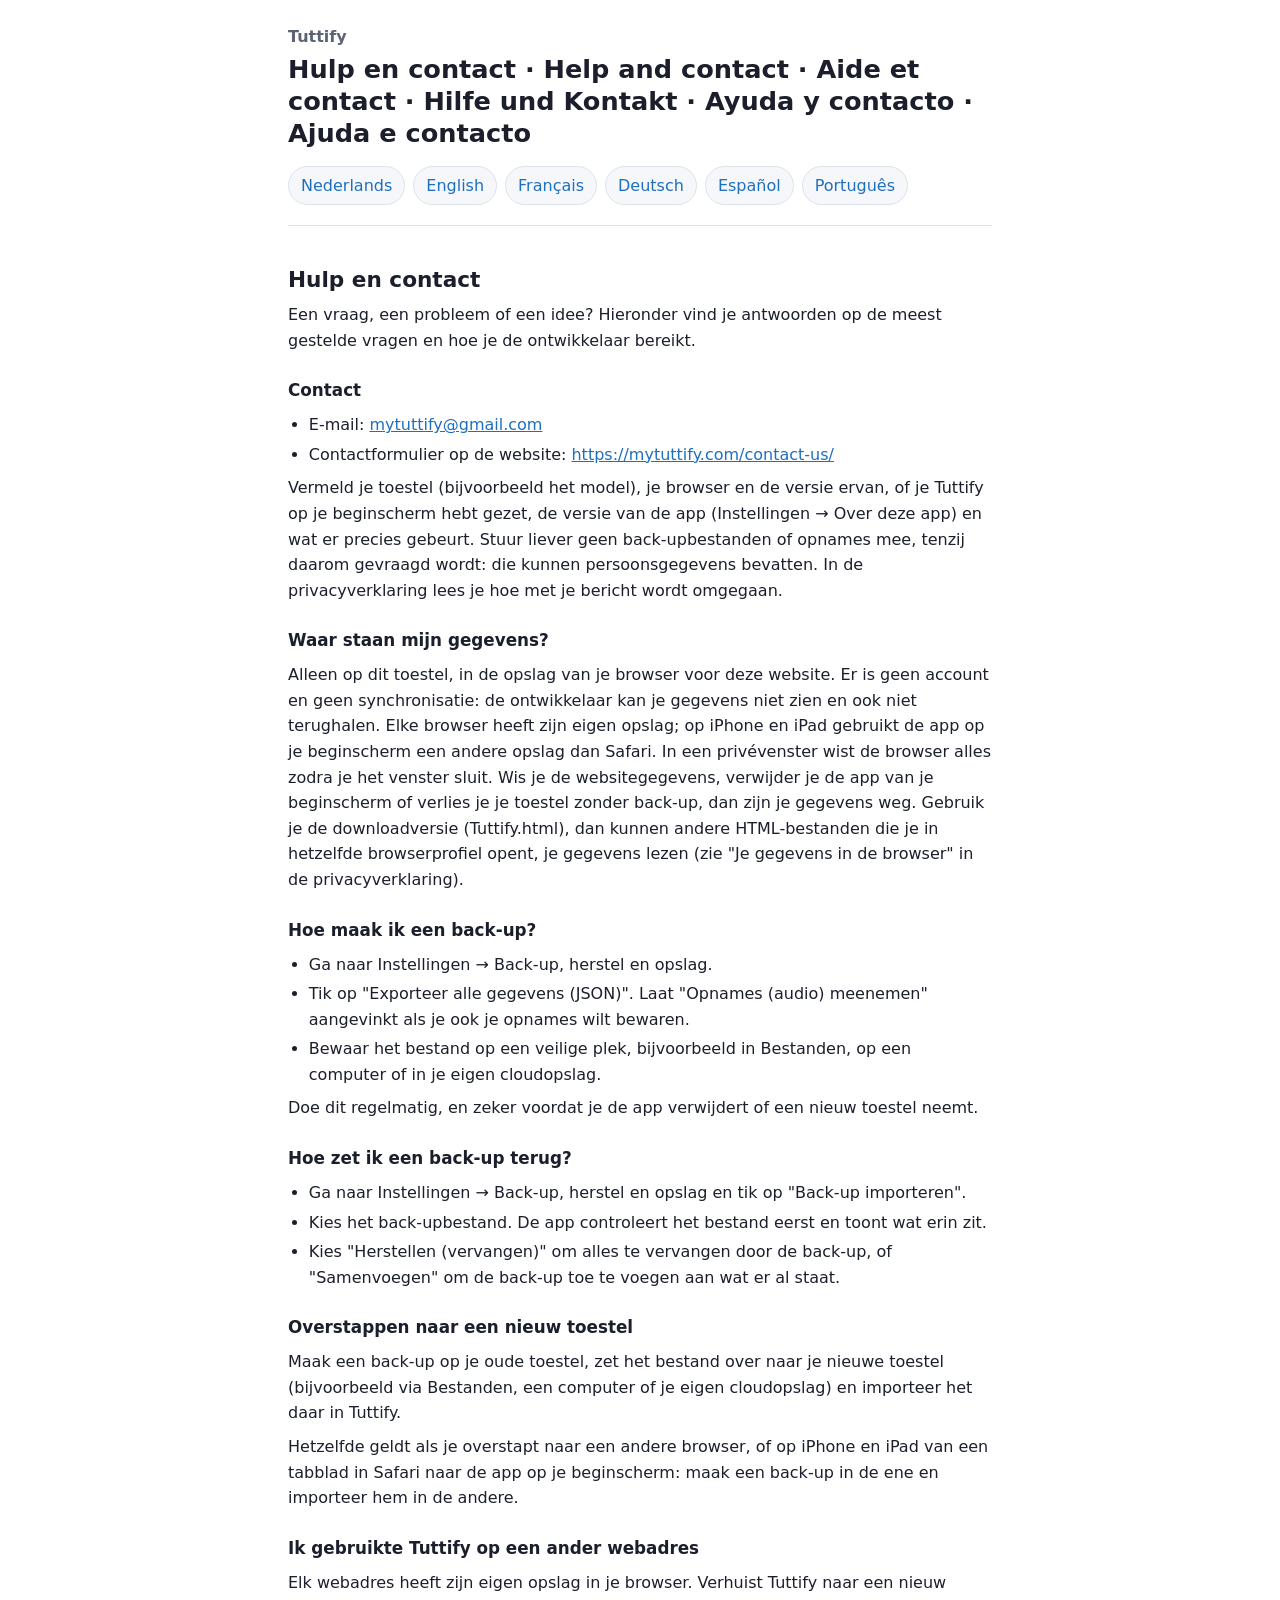
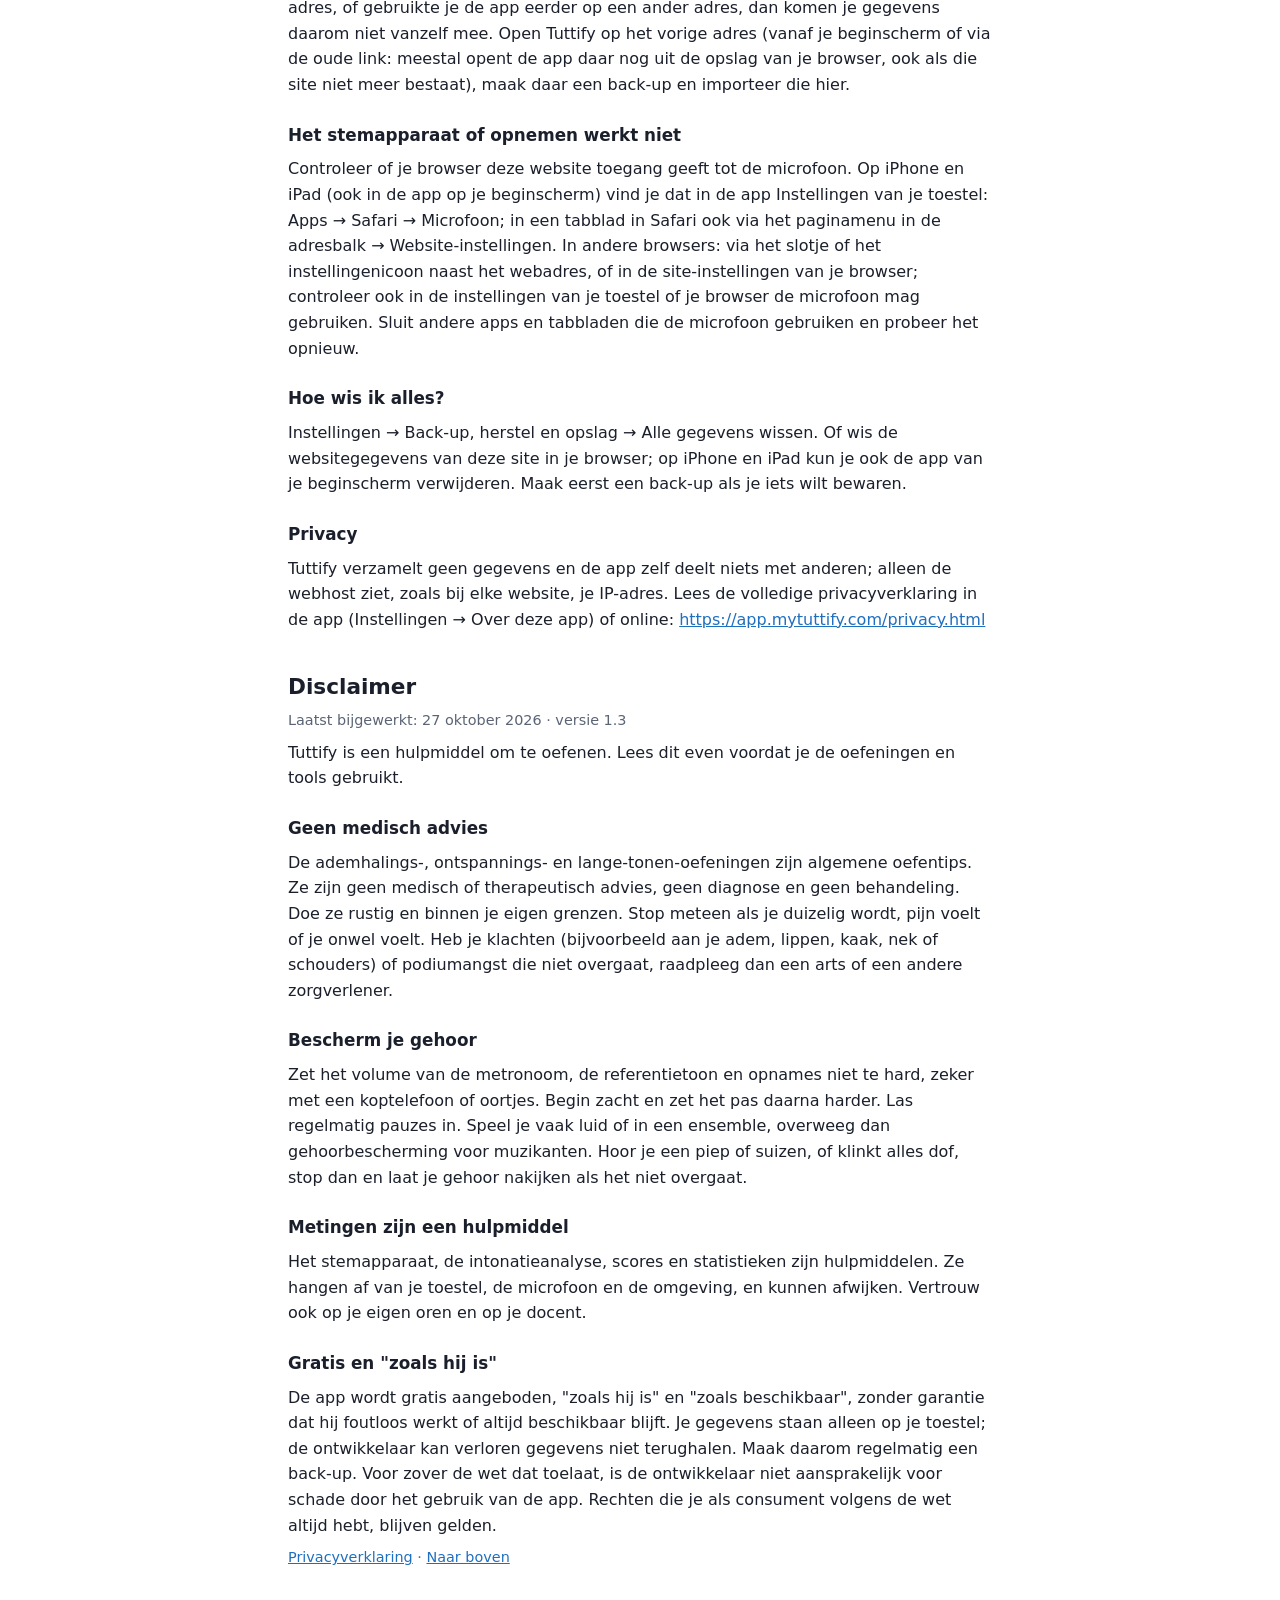
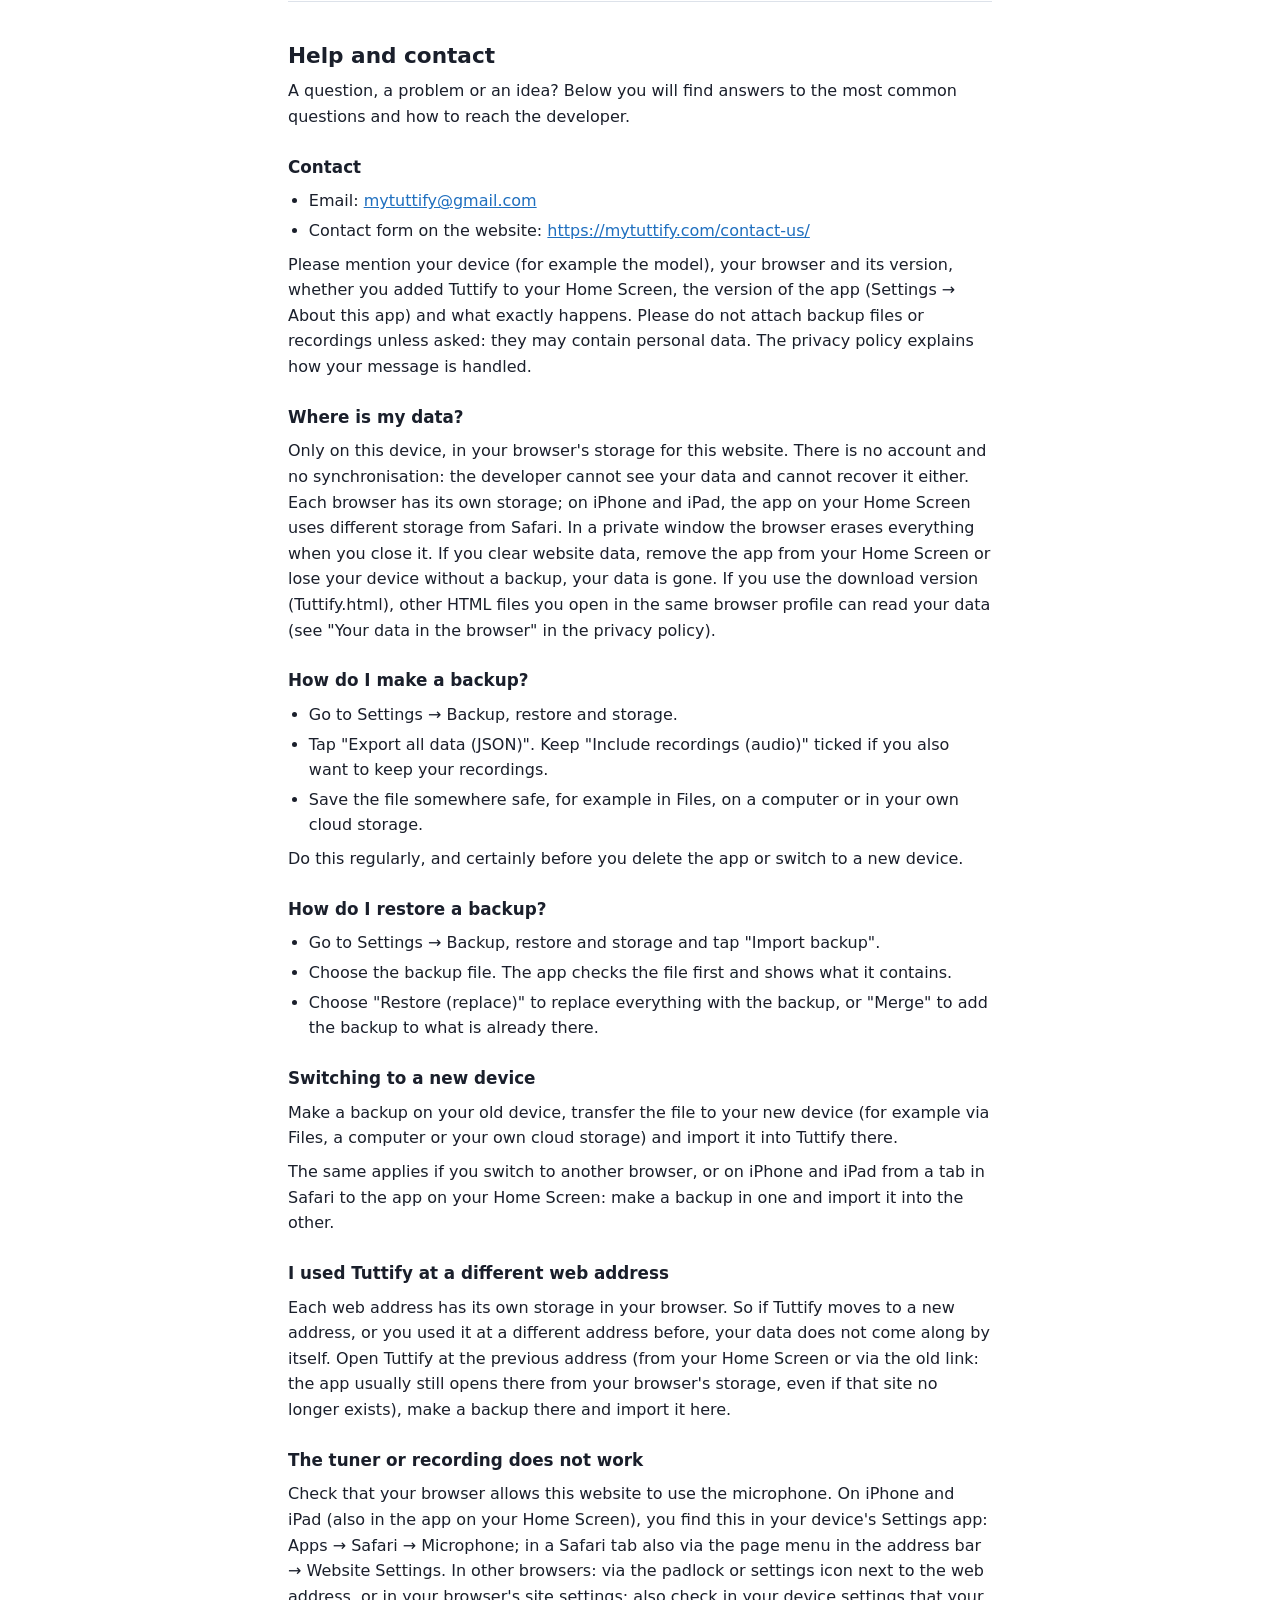
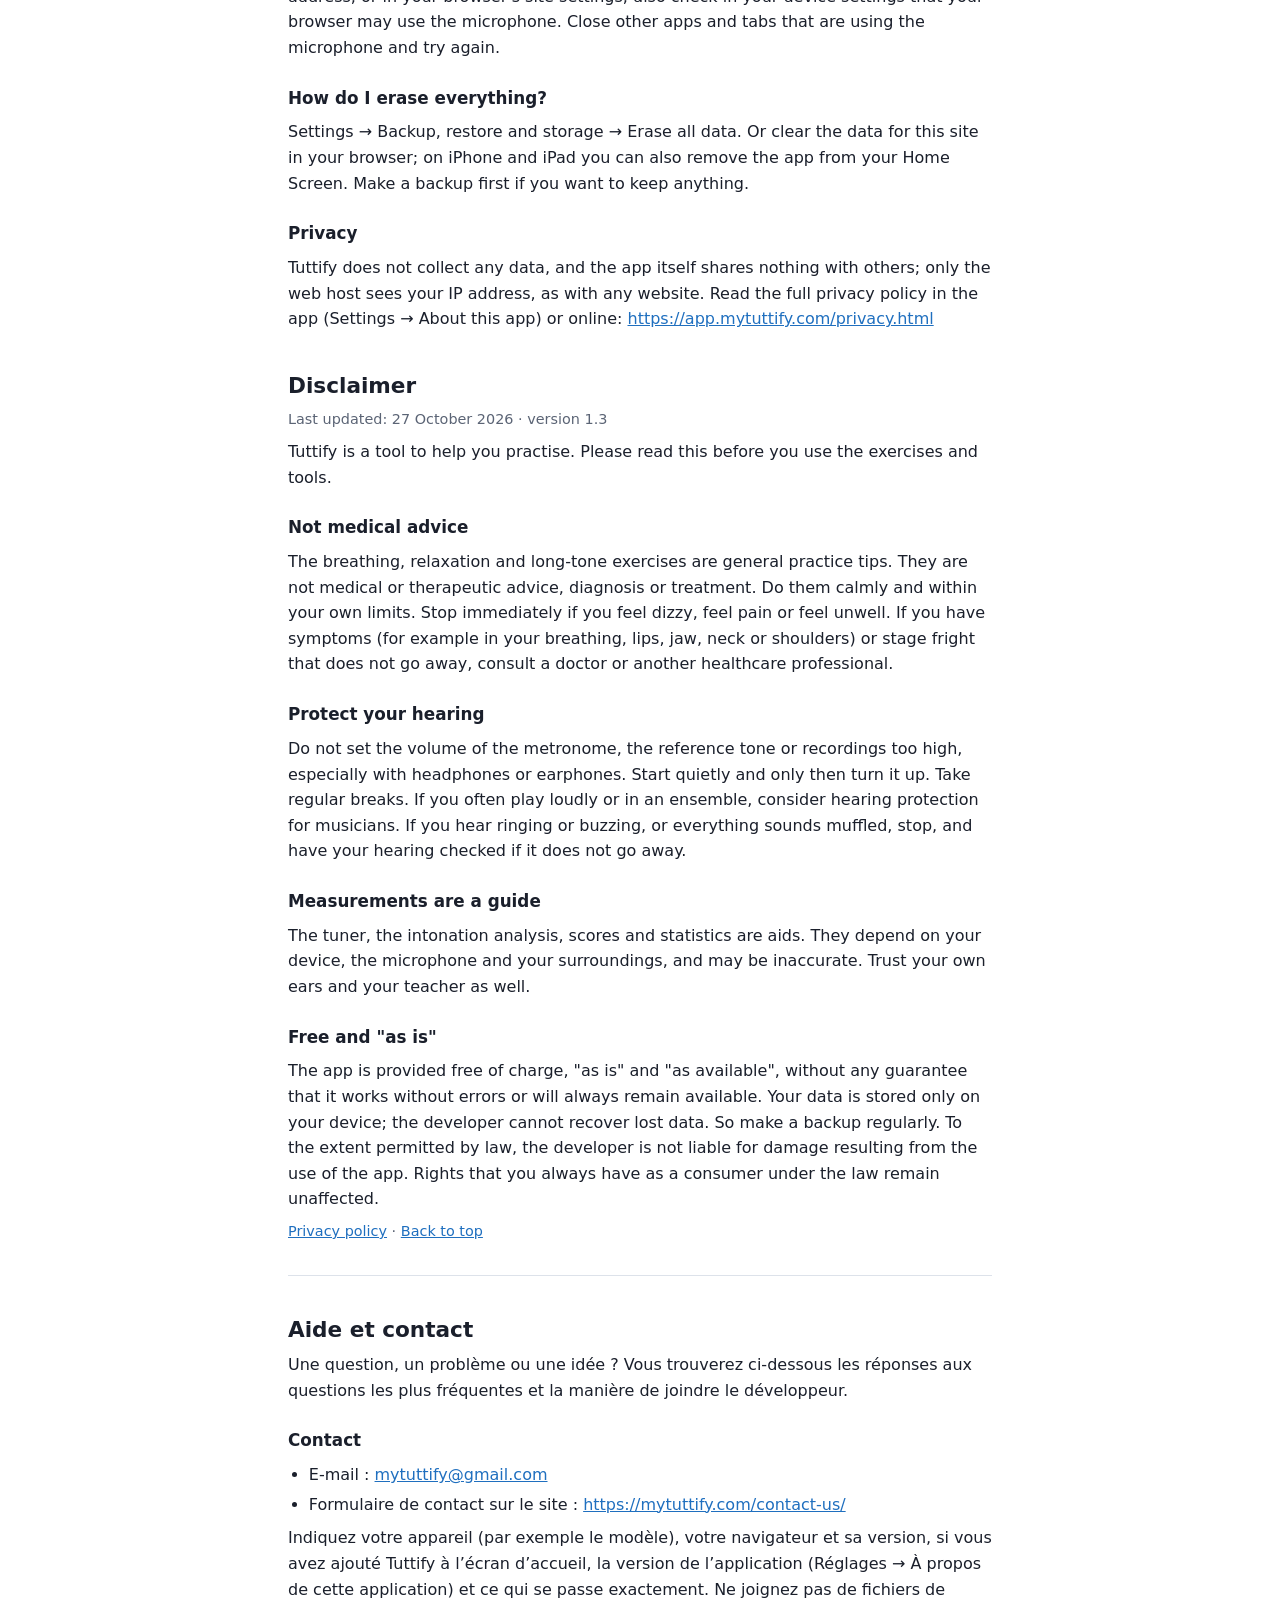
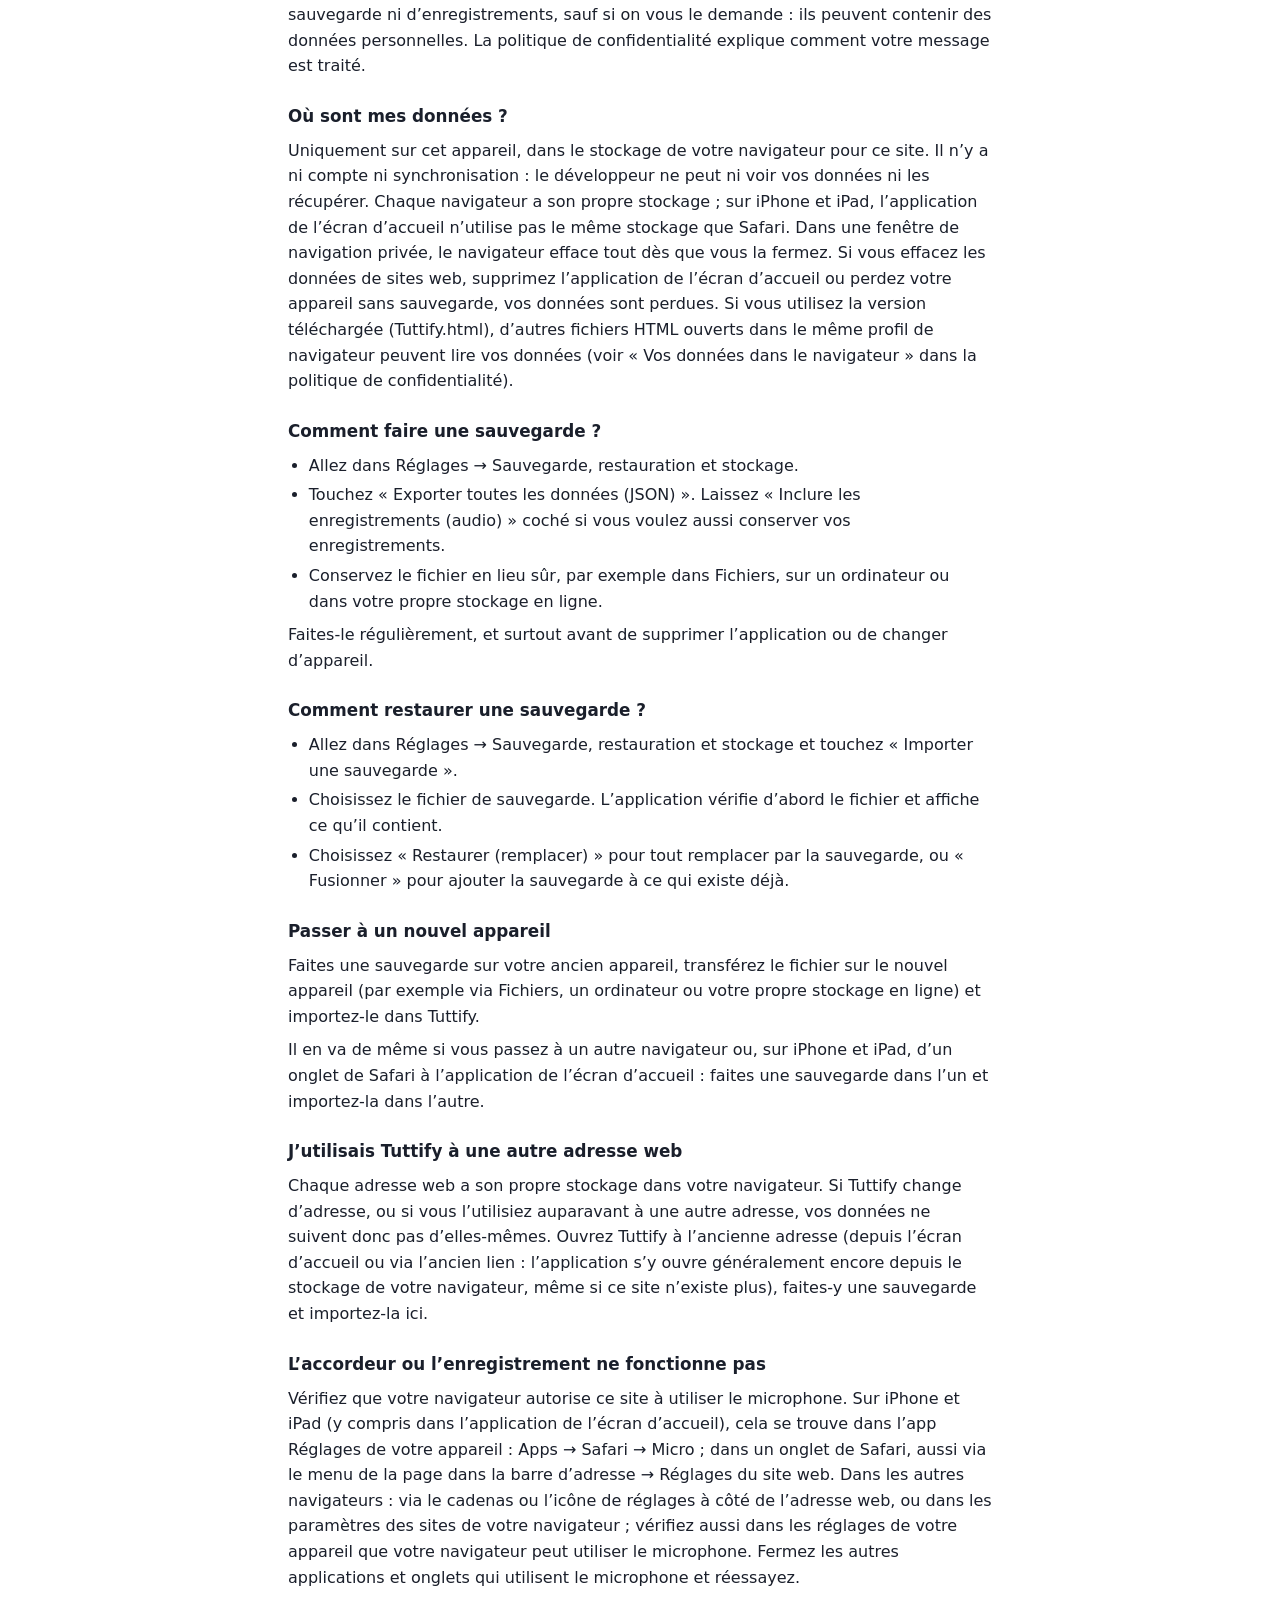
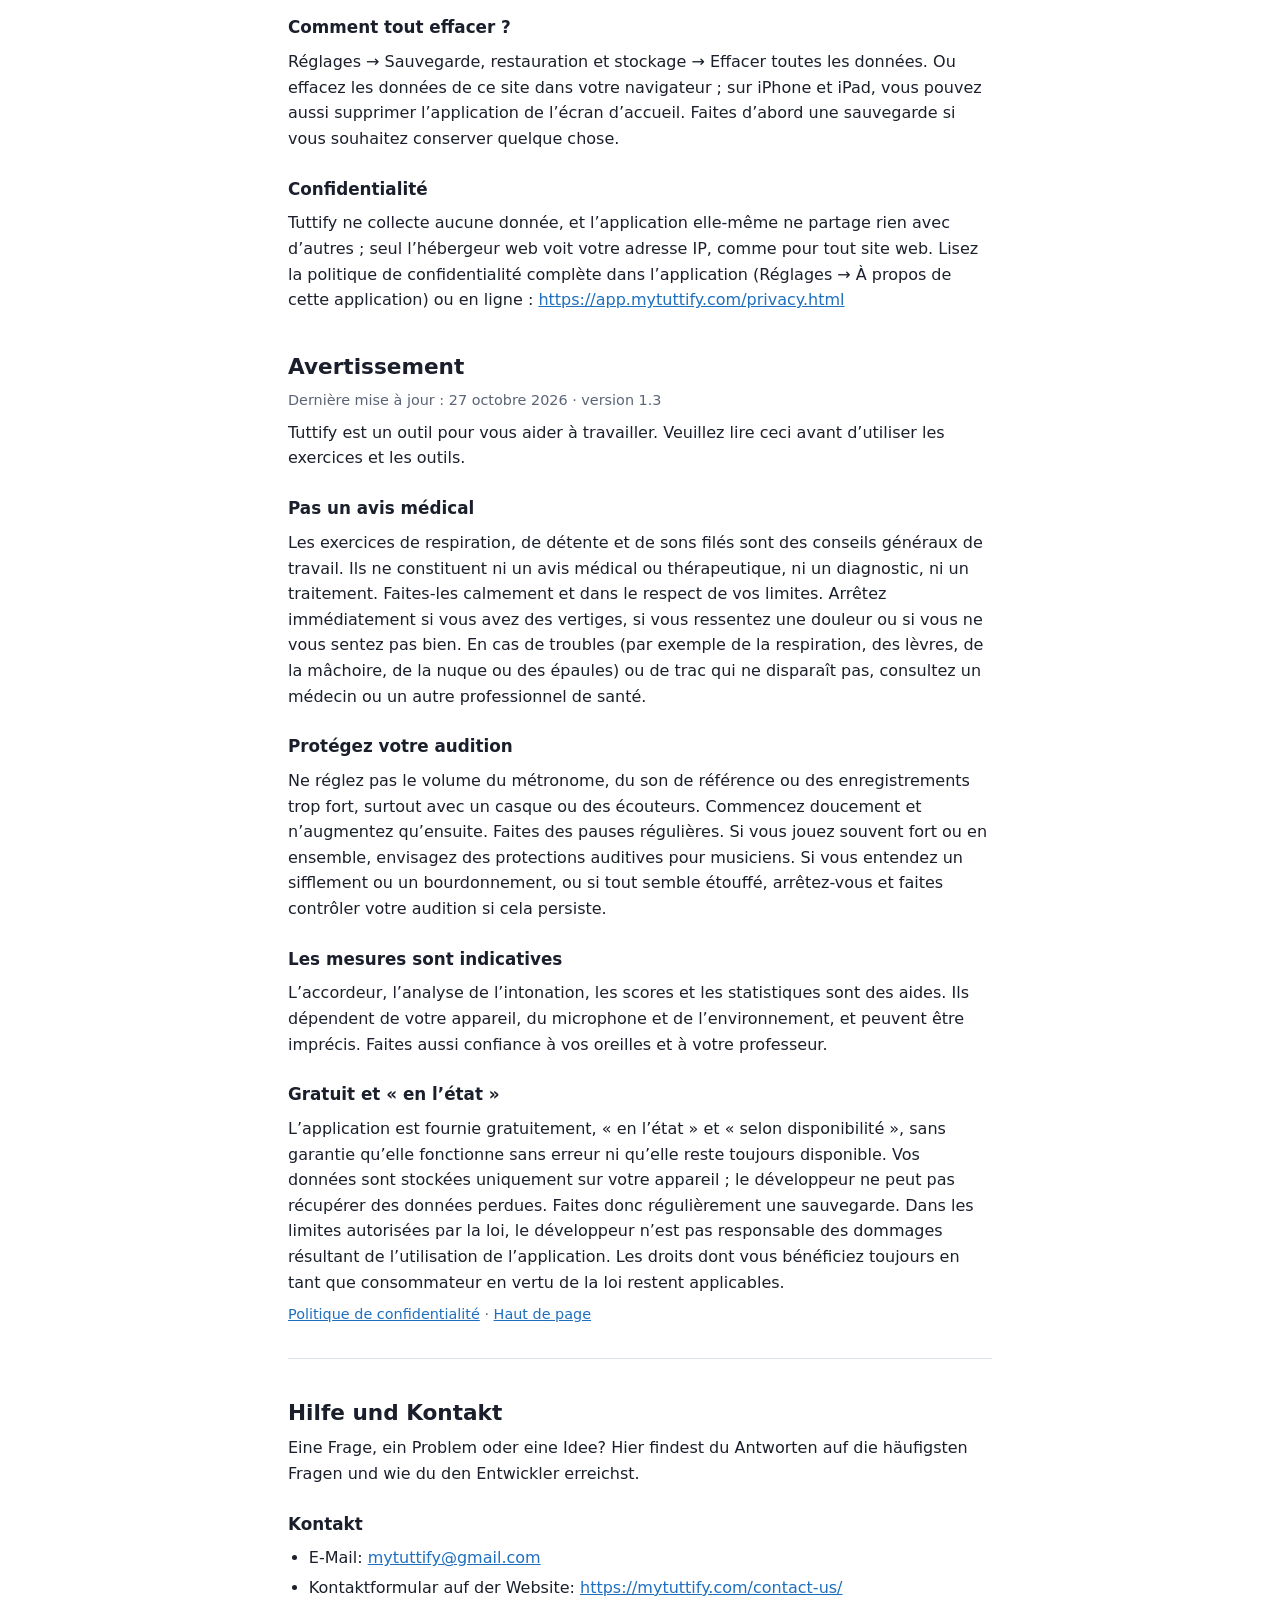
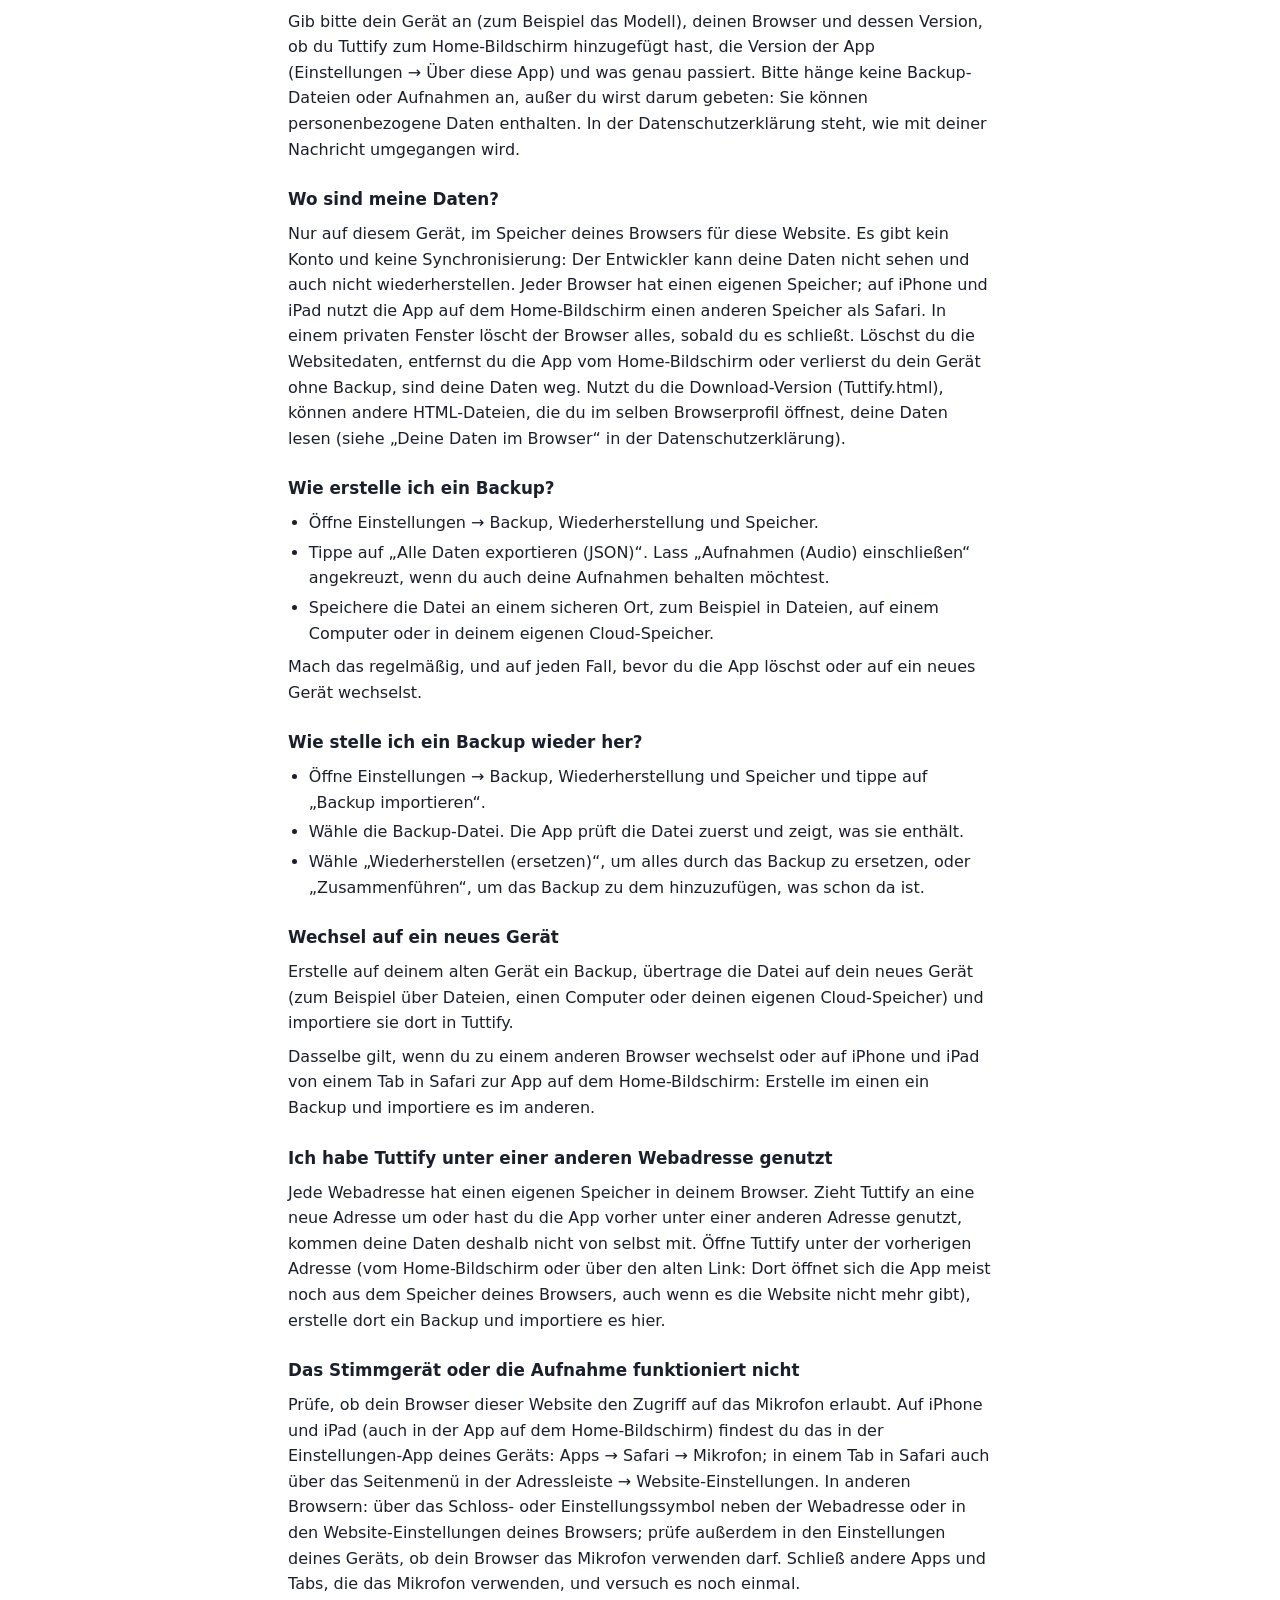
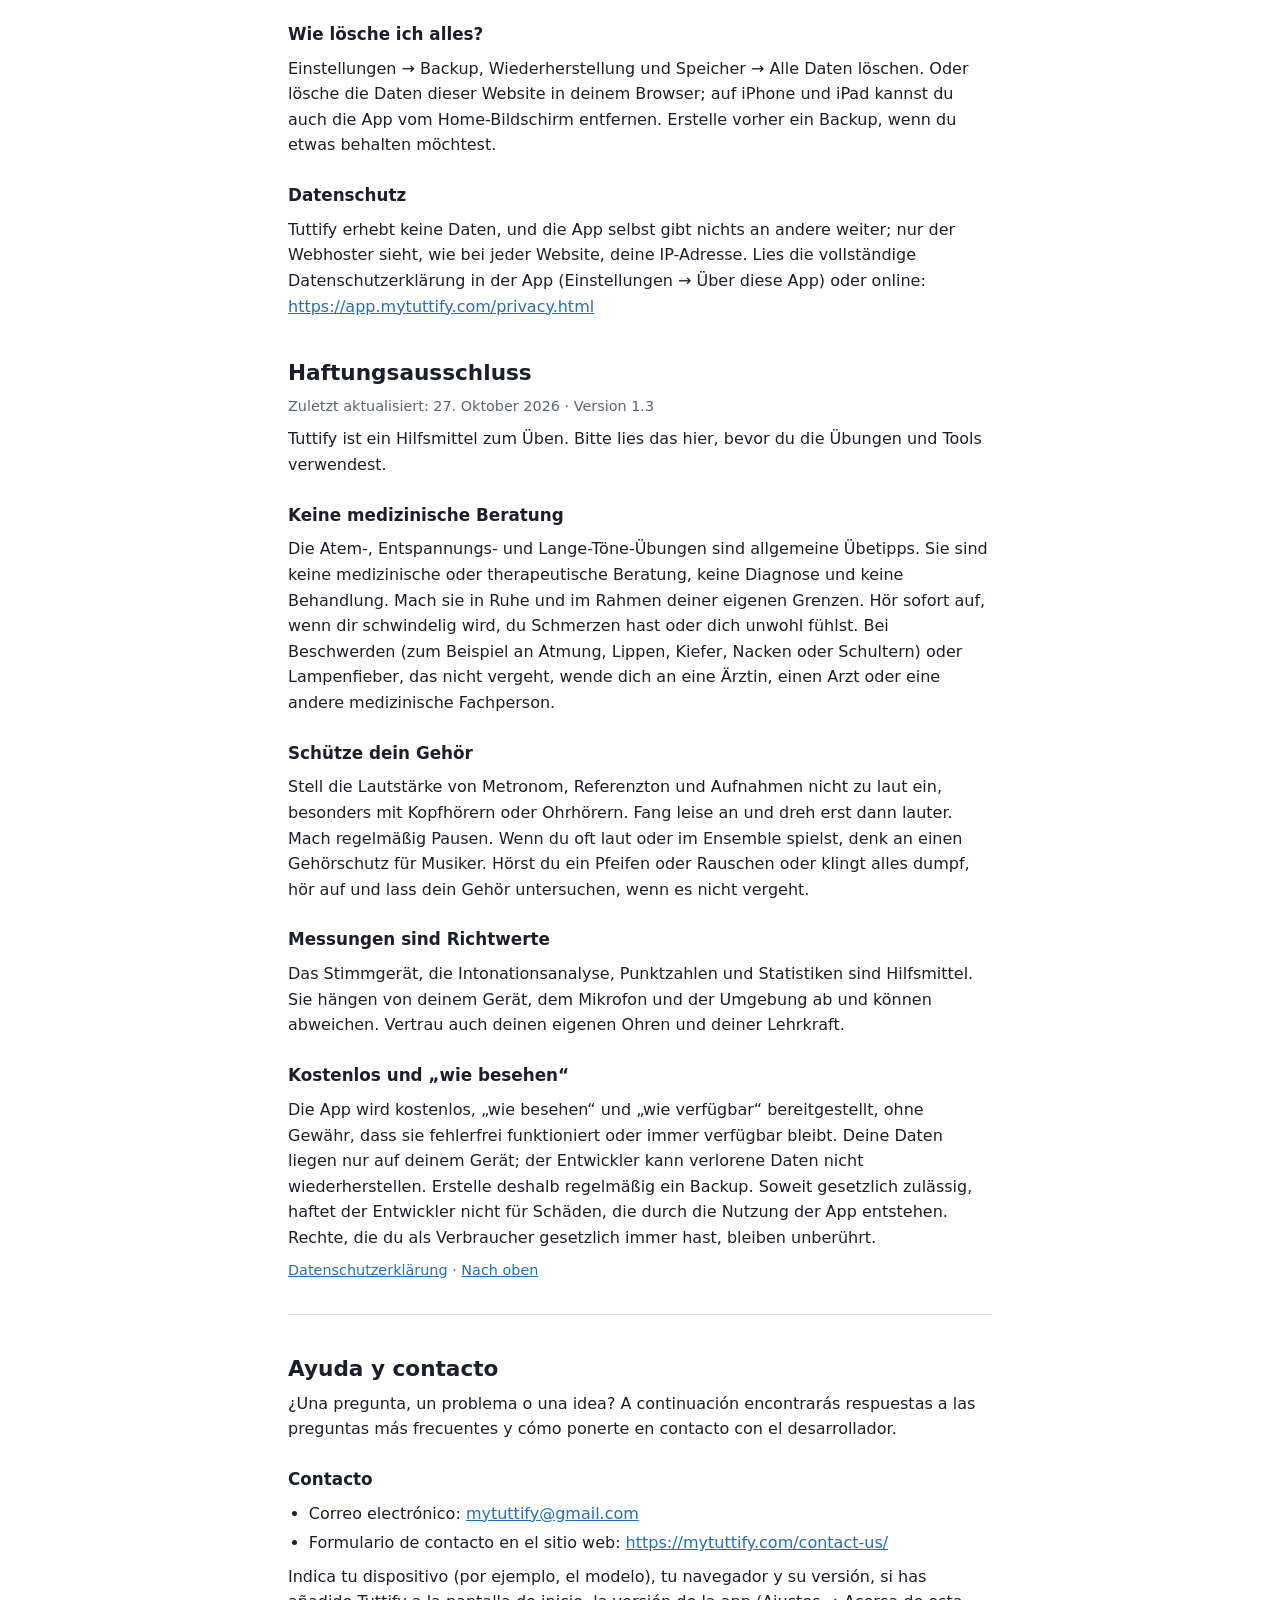
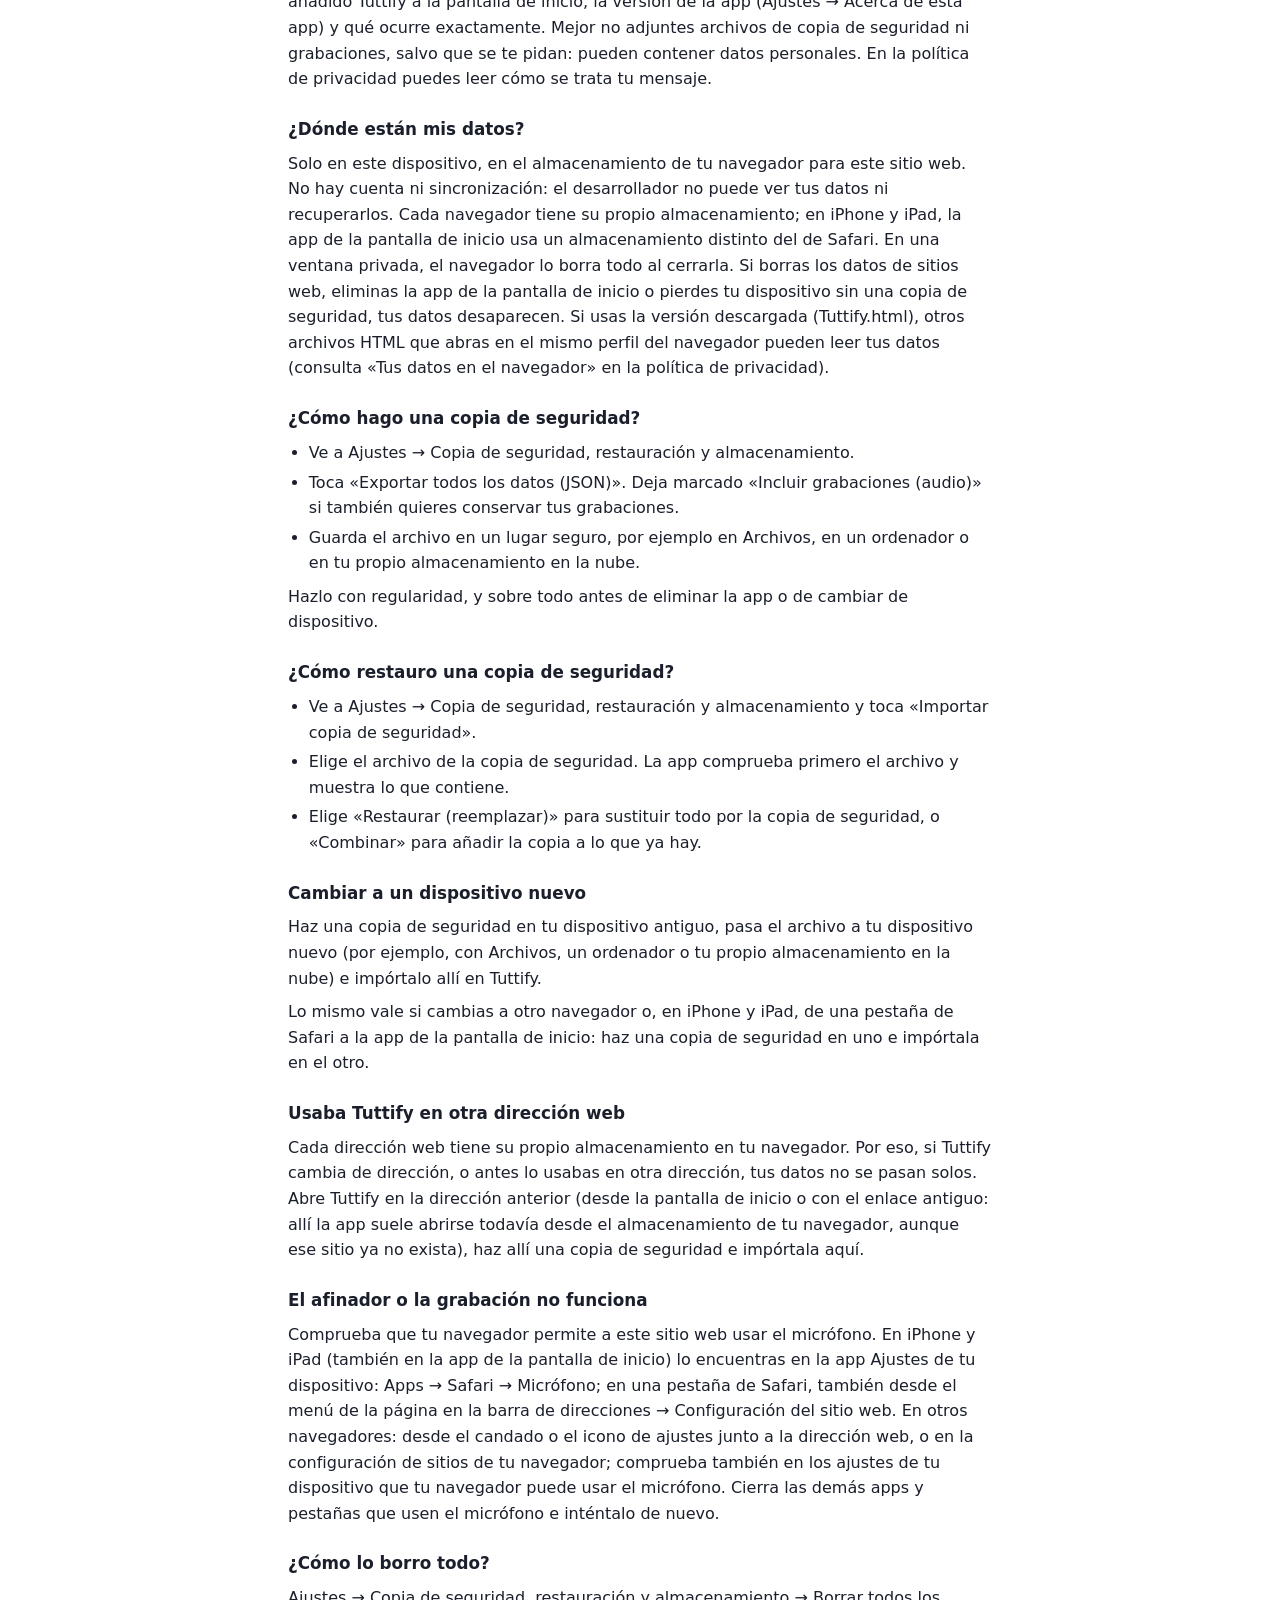
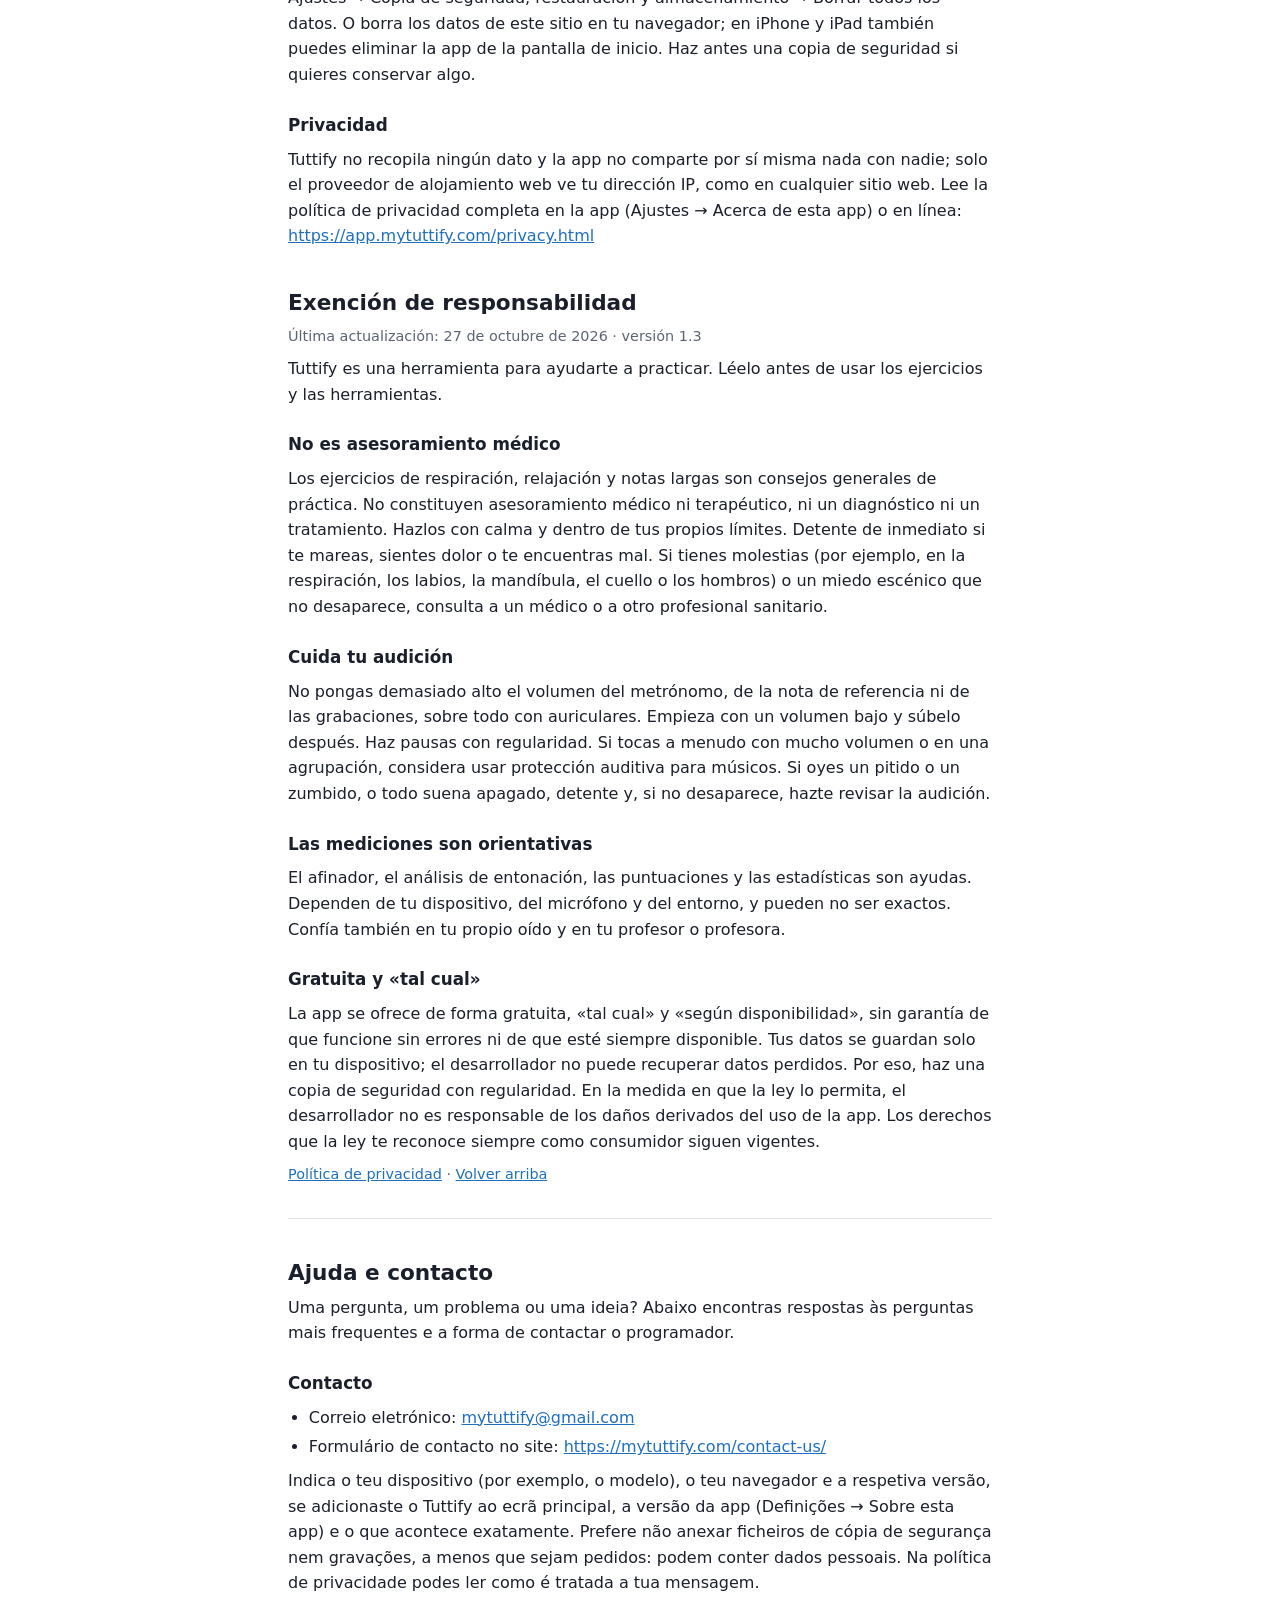
<file: support.html>
<!doctype html>
<html lang="nl">
<head>
<meta charset="utf-8" />
<meta http-equiv="Content-Security-Policy" content="default-src 'none'; style-src 'unsafe-inline'; base-uri 'none'; form-action 'none'" />
<meta name="viewport" content="width=device-width, initial-scale=1" />
<meta name="robots" content="index, follow" />
<meta name="referrer" content="no-referrer" />
<meta name="color-scheme" content="light dark" />
<title>Tuttify · Hulp en contact · Help and contact · Aide et contact · Hilfe und Kontakt · Ayuda y contacto · Ajuda e contacto</title>
<style>
:root { color-scheme: light dark; --bg: #ffffff; --fg: #1a1f2b; --muted: #5b6475; --line: #dde2ea; --accent: #1f6fbf; --card: #f5f7fa; }
@media (prefers-color-scheme: dark) { :root { --bg: #0b0f17; --fg: #e6eaf2; --muted: #98a2b6; --line: #2c3548; --accent: #63b3ed; --card: #131823; } }
* { box-sizing: border-box; }
html { -webkit-text-size-adjust: 100%; }
body { margin: 0; background: var(--bg); color: var(--fg); font: 16px/1.6 system-ui, -apple-system, "Segoe UI", Roboto, sans-serif; }
.wrap { max-width: 46rem; margin: 0 auto; padding: 24px 16px 48px; }
header { border-bottom: 1px solid var(--line); padding-bottom: 16px; margin-bottom: 8px; }
.app { margin: 0; font-weight: 600; color: var(--muted); }
h1 { font-size: 1.6rem; line-height: 1.25; margin: 4px 0 12px; }
h2 { font-size: 1.35rem; line-height: 1.3; margin: 40px 0 4px; }
h3 { font-size: 1.05rem; margin: 24px 0 4px; }
p, ul { margin: 8px 0; }
ul { padding-left: 1.3rem; }
li { margin: 4px 0; }
a { color: var(--accent); overflow-wrap: anywhere; }
a:focus-visible { outline: 2px solid var(--accent); outline-offset: 2px; }
nav ul { list-style: none; padding: 0; margin: 0; display: flex; flex-wrap: wrap; gap: 8px; }
nav a { display: inline-block; padding: 6px 12px; border: 1px solid var(--line); border-radius: 999px; background: var(--card); text-decoration: none; }
section { border-top: 1px solid var(--line); margin-top: 32px; }
section:first-of-type { border-top: 0; margin-top: 0; }
.updated, footer, .top { color: var(--muted); font-size: .9rem; }
footer { border-top: 1px solid var(--line); margin-top: 40px; padding-top: 16px; }
</style>
</head>
<body>
<div class="wrap">
<header id="top">
<p class="app">Tuttify</p>
<h1>Hulp en contact · Help and contact · Aide et contact · Hilfe und Kontakt · Ayuda y contacto · Ajuda e contacto</h1>
<nav aria-label="Taal · Language · Langue · Sprache · Idioma"><ul><li><a href="#nl" hreflang="nl" lang="nl">Nederlands</a></li><li><a href="#en" hreflang="en" lang="en">English</a></li><li><a href="#fr" hreflang="fr" lang="fr">Français</a></li><li><a href="#de" hreflang="de" lang="de">Deutsch</a></li><li><a href="#es" hreflang="es" lang="es">Español</a></li><li><a href="#pt" hreflang="pt" lang="pt">Português</a></li></ul></nav>
</header>
<main>
<section id="nl" lang="nl">
<h2 id="nl-support">Hulp en contact</h2>
<p>Een vraag, een probleem of een idee? Hieronder vind je antwoorden op de meest gestelde vragen en hoe je de ontwikkelaar bereikt.</p>
<h3 id="nl-sContact">Contact</h3>
<ul><li>E-mail: <a href="mailto:mytuttify@gmail.com">mytuttify@gmail.com</a></li><li>Contactformulier op de website: <a href="https://mytuttify.com/contact-us/">https://mytuttify.com/contact-us/</a></li></ul>
<p>Vermeld je toestel (bijvoorbeeld het model), je browser en de versie ervan, of je Tuttify op je beginscherm hebt gezet, de versie van de app (Instellingen → Over deze app) en wat er precies gebeurt. Stuur liever geen back-upbestanden of opnames mee, tenzij daarom gevraagd wordt: die kunnen persoonsgegevens bevatten. In de privacyverklaring lees je hoe met je bericht wordt omgegaan.</p>
<h3 id="nl-sData">Waar staan mijn gegevens?</h3>
<p>Alleen op dit toestel, in de opslag van je browser voor deze website. Er is geen account en geen synchronisatie: de ontwikkelaar kan je gegevens niet zien en ook niet terughalen. Elke browser heeft zijn eigen opslag; op iPhone en iPad gebruikt de app op je beginscherm een andere opslag dan Safari. In een privévenster wist de browser alles zodra je het venster sluit. Wis je de websitegegevens, verwijder je de app van je beginscherm of verlies je je toestel zonder back-up, dan zijn je gegevens weg. Gebruik je de downloadversie (Tuttify.html), dan kunnen andere HTML-bestanden die je in hetzelfde browserprofiel opent, je gegevens lezen (zie &quot;Je gegevens in de browser&quot; in de privacyverklaring).</p>
<h3 id="nl-sBackup">Hoe maak ik een back-up?</h3>
<ul><li>Ga naar Instellingen → Back-up, herstel en opslag.</li><li>Tik op &quot;Exporteer alle gegevens (JSON)&quot;. Laat &quot;Opnames (audio) meenemen&quot; aangevinkt als je ook je opnames wilt bewaren.</li><li>Bewaar het bestand op een veilige plek, bijvoorbeeld in Bestanden, op een computer of in je eigen cloudopslag.</li></ul>
<p>Doe dit regelmatig, en zeker voordat je de app verwijdert of een nieuw toestel neemt.</p>
<h3 id="nl-sRestore">Hoe zet ik een back-up terug?</h3>
<ul><li>Ga naar Instellingen → Back-up, herstel en opslag en tik op &quot;Back-up importeren&quot;.</li><li>Kies het back-upbestand. De app controleert het bestand eerst en toont wat erin zit.</li><li>Kies &quot;Herstellen (vervangen)&quot; om alles te vervangen door de back-up, of &quot;Samenvoegen&quot; om de back-up toe te voegen aan wat er al staat.</li></ul>
<h3 id="nl-sNewDevice">Overstappen naar een nieuw toestel</h3>
<p>Maak een back-up op je oude toestel, zet het bestand over naar je nieuwe toestel (bijvoorbeeld via Bestanden, een computer of je eigen cloudopslag) en importeer het daar in Tuttify.</p>
<p>Hetzelfde geldt als je overstapt naar een andere browser, of op iPhone en iPad van een tabblad in Safari naar de app op je beginscherm: maak een back-up in de ene en importeer hem in de andere.</p>
<h3 id="nl-sMoved">Ik gebruikte Tuttify op een ander webadres</h3>
<p>Elk webadres heeft zijn eigen opslag in je browser. Verhuist Tuttify naar een nieuw adres, of gebruikte je de app eerder op een ander adres, dan komen je gegevens daarom niet vanzelf mee. Open Tuttify op het vorige adres (vanaf je beginscherm of via de oude link: meestal opent de app daar nog uit de opslag van je browser, ook als die site niet meer bestaat), maak daar een back-up en importeer die hier.</p>
<h3 id="nl-sMic">Het stemapparaat of opnemen werkt niet</h3>
<p>Controleer of je browser deze website toegang geeft tot de microfoon. Op iPhone en iPad (ook in de app op je beginscherm) vind je dat in de app Instellingen van je toestel: Apps → Safari → Microfoon; in een tabblad in Safari ook via het paginamenu in de adresbalk → Website-instellingen. In andere browsers: via het slotje of het instellingenicoon naast het webadres, of in de site-instellingen van je browser; controleer ook in de instellingen van je toestel of je browser de microfoon mag gebruiken. Sluit andere apps en tabbladen die de microfoon gebruiken en probeer het opnieuw.</p>
<h3 id="nl-sDelete">Hoe wis ik alles?</h3>
<p>Instellingen → Back-up, herstel en opslag → Alle gegevens wissen. Of wis de websitegegevens van deze site in je browser; op iPhone en iPad kun je ook de app van je beginscherm verwijderen. Maak eerst een back-up als je iets wilt bewaren.</p>
<h3 id="nl-sPrivacy">Privacy</h3>
<p>Tuttify verzamelt geen gegevens en de app zelf deelt niets met anderen; alleen de webhost ziet, zoals bij elke website, je IP-adres. Lees de volledige privacyverklaring in de app (Instellingen → Over deze app) of online: <a href="https://app.mytuttify.com/privacy.html">https://app.mytuttify.com/privacy.html</a></p>
<h2 id="nl-disclaimer">Disclaimer</h2>
<p class="updated">Laatst bijgewerkt: 27 oktober 2026 · versie 1.3</p>
<p>Tuttify is een hulpmiddel om te oefenen. Lees dit even voordat je de oefeningen en tools gebruikt.</p>
<h3 id="nl-dHealth">Geen medisch advies</h3>
<p>De ademhalings-, ontspannings- en lange-tonen-oefeningen zijn algemene oefentips. Ze zijn geen medisch of therapeutisch advies, geen diagnose en geen behandeling. Doe ze rustig en binnen je eigen grenzen. Stop meteen als je duizelig wordt, pijn voelt of je onwel voelt. Heb je klachten (bijvoorbeeld aan je adem, lippen, kaak, nek of schouders) of podiumangst die niet overgaat, raadpleeg dan een arts of een andere zorgverlener.</p>
<h3 id="nl-dHearing">Bescherm je gehoor</h3>
<p>Zet het volume van de metronoom, de referentietoon en opnames niet te hard, zeker met een koptelefoon of oortjes. Begin zacht en zet het pas daarna harder. Las regelmatig pauzes in. Speel je vaak luid of in een ensemble, overweeg dan gehoorbescherming voor muzikanten. Hoor je een piep of suizen, of klinkt alles dof, stop dan en laat je gehoor nakijken als het niet overgaat.</p>
<h3 id="nl-dTools">Metingen zijn een hulpmiddel</h3>
<p>Het stemapparaat, de intonatieanalyse, scores en statistieken zijn hulpmiddelen. Ze hangen af van je toestel, de microfoon en de omgeving, en kunnen afwijken. Vertrouw ook op je eigen oren en op je docent.</p>
<h3 id="nl-dAsIs">Gratis en &quot;zoals hij is&quot;</h3>
<p>De app wordt gratis aangeboden, &quot;zoals hij is&quot; en &quot;zoals beschikbaar&quot;, zonder garantie dat hij foutloos werkt of altijd beschikbaar blijft. Je gegevens staan alleen op je toestel; de ontwikkelaar kan verloren gegevens niet terughalen. Maak daarom regelmatig een back-up. Voor zover de wet dat toelaat, is de ontwikkelaar niet aansprakelijk voor schade door het gebruik van de app. Rechten die je als consument volgens de wet altijd hebt, blijven gelden.</p>
<p class="top"><a href="privacy.html#nl">Privacyverklaring</a> · <a href="#top">Naar boven</a></p>
</section>
<section id="en" lang="en">
<h2 id="en-support">Help and contact</h2>
<p>A question, a problem or an idea? Below you will find answers to the most common questions and how to reach the developer.</p>
<h3 id="en-sContact">Contact</h3>
<ul><li>Email: <a href="mailto:mytuttify@gmail.com">mytuttify@gmail.com</a></li><li>Contact form on the website: <a href="https://mytuttify.com/contact-us/">https://mytuttify.com/contact-us/</a></li></ul>
<p>Please mention your device (for example the model), your browser and its version, whether you added Tuttify to your Home Screen, the version of the app (Settings → About this app) and what exactly happens. Please do not attach backup files or recordings unless asked: they may contain personal data. The privacy policy explains how your message is handled.</p>
<h3 id="en-sData">Where is my data?</h3>
<p>Only on this device, in your browser&#39;s storage for this website. There is no account and no synchronisation: the developer cannot see your data and cannot recover it either. Each browser has its own storage; on iPhone and iPad, the app on your Home Screen uses different storage from Safari. In a private window the browser erases everything when you close it. If you clear website data, remove the app from your Home Screen or lose your device without a backup, your data is gone. If you use the download version (Tuttify.html), other HTML files you open in the same browser profile can read your data (see &quot;Your data in the browser&quot; in the privacy policy).</p>
<h3 id="en-sBackup">How do I make a backup?</h3>
<ul><li>Go to Settings → Backup, restore and storage.</li><li>Tap &quot;Export all data (JSON)&quot;. Keep &quot;Include recordings (audio)&quot; ticked if you also want to keep your recordings.</li><li>Save the file somewhere safe, for example in Files, on a computer or in your own cloud storage.</li></ul>
<p>Do this regularly, and certainly before you delete the app or switch to a new device.</p>
<h3 id="en-sRestore">How do I restore a backup?</h3>
<ul><li>Go to Settings → Backup, restore and storage and tap &quot;Import backup&quot;.</li><li>Choose the backup file. The app checks the file first and shows what it contains.</li><li>Choose &quot;Restore (replace)&quot; to replace everything with the backup, or &quot;Merge&quot; to add the backup to what is already there.</li></ul>
<h3 id="en-sNewDevice">Switching to a new device</h3>
<p>Make a backup on your old device, transfer the file to your new device (for example via Files, a computer or your own cloud storage) and import it into Tuttify there.</p>
<p>The same applies if you switch to another browser, or on iPhone and iPad from a tab in Safari to the app on your Home Screen: make a backup in one and import it into the other.</p>
<h3 id="en-sMoved">I used Tuttify at a different web address</h3>
<p>Each web address has its own storage in your browser. So if Tuttify moves to a new address, or you used it at a different address before, your data does not come along by itself. Open Tuttify at the previous address (from your Home Screen or via the old link: the app usually still opens there from your browser&#39;s storage, even if that site no longer exists), make a backup there and import it here.</p>
<h3 id="en-sMic">The tuner or recording does not work</h3>
<p>Check that your browser allows this website to use the microphone. On iPhone and iPad (also in the app on your Home Screen), you find this in your device&#39;s Settings app: Apps → Safari → Microphone; in a Safari tab also via the page menu in the address bar → Website Settings. In other browsers: via the padlock or settings icon next to the web address, or in your browser&#39;s site settings; also check in your device settings that your browser may use the microphone. Close other apps and tabs that are using the microphone and try again.</p>
<h3 id="en-sDelete">How do I erase everything?</h3>
<p>Settings → Backup, restore and storage → Erase all data. Or clear the data for this site in your browser; on iPhone and iPad you can also remove the app from your Home Screen. Make a backup first if you want to keep anything.</p>
<h3 id="en-sPrivacy">Privacy</h3>
<p>Tuttify does not collect any data, and the app itself shares nothing with others; only the web host sees your IP address, as with any website. Read the full privacy policy in the app (Settings → About this app) or online: <a href="https://app.mytuttify.com/privacy.html">https://app.mytuttify.com/privacy.html</a></p>
<h2 id="en-disclaimer">Disclaimer</h2>
<p class="updated">Last updated: 27 October 2026 · version 1.3</p>
<p>Tuttify is a tool to help you practise. Please read this before you use the exercises and tools.</p>
<h3 id="en-dHealth">Not medical advice</h3>
<p>The breathing, relaxation and long-tone exercises are general practice tips. They are not medical or therapeutic advice, diagnosis or treatment. Do them calmly and within your own limits. Stop immediately if you feel dizzy, feel pain or feel unwell. If you have symptoms (for example in your breathing, lips, jaw, neck or shoulders) or stage fright that does not go away, consult a doctor or another healthcare professional.</p>
<h3 id="en-dHearing">Protect your hearing</h3>
<p>Do not set the volume of the metronome, the reference tone or recordings too high, especially with headphones or earphones. Start quietly and only then turn it up. Take regular breaks. If you often play loudly or in an ensemble, consider hearing protection for musicians. If you hear ringing or buzzing, or everything sounds muffled, stop, and have your hearing checked if it does not go away.</p>
<h3 id="en-dTools">Measurements are a guide</h3>
<p>The tuner, the intonation analysis, scores and statistics are aids. They depend on your device, the microphone and your surroundings, and may be inaccurate. Trust your own ears and your teacher as well.</p>
<h3 id="en-dAsIs">Free and &quot;as is&quot;</h3>
<p>The app is provided free of charge, &quot;as is&quot; and &quot;as available&quot;, without any guarantee that it works without errors or will always remain available. Your data is stored only on your device; the developer cannot recover lost data. So make a backup regularly. To the extent permitted by law, the developer is not liable for damage resulting from the use of the app. Rights that you always have as a consumer under the law remain unaffected.</p>
<p class="top"><a href="privacy.html#en">Privacy policy</a> · <a href="#top">Back to top</a></p>
</section>
<section id="fr" lang="fr">
<h2 id="fr-support">Aide et contact</h2>
<p>Une question, un problème ou une idée ? Vous trouverez ci-dessous les réponses aux questions les plus fréquentes et la manière de joindre le développeur.</p>
<h3 id="fr-sContact">Contact</h3>
<ul><li>E-mail : <a href="mailto:mytuttify@gmail.com">mytuttify@gmail.com</a></li><li>Formulaire de contact sur le site : <a href="https://mytuttify.com/contact-us/">https://mytuttify.com/contact-us/</a></li></ul>
<p>Indiquez votre appareil (par exemple le modèle), votre navigateur et sa version, si vous avez ajouté Tuttify à l’écran d’accueil, la version de l’application (Réglages → À propos de cette application) et ce qui se passe exactement. Ne joignez pas de fichiers de sauvegarde ni d’enregistrements, sauf si on vous le demande : ils peuvent contenir des données personnelles. La politique de confidentialité explique comment votre message est traité.</p>
<h3 id="fr-sData">Où sont mes données ?</h3>
<p>Uniquement sur cet appareil, dans le stockage de votre navigateur pour ce site. Il n’y a ni compte ni synchronisation : le développeur ne peut ni voir vos données ni les récupérer. Chaque navigateur a son propre stockage ; sur iPhone et iPad, l’application de l’écran d’accueil n’utilise pas le même stockage que Safari. Dans une fenêtre de navigation privée, le navigateur efface tout dès que vous la fermez. Si vous effacez les données de sites web, supprimez l’application de l’écran d’accueil ou perdez votre appareil sans sauvegarde, vos données sont perdues. Si vous utilisez la version téléchargée (Tuttify.html), d’autres fichiers HTML ouverts dans le même profil de navigateur peuvent lire vos données (voir « Vos données dans le navigateur » dans la politique de confidentialité).</p>
<h3 id="fr-sBackup">Comment faire une sauvegarde ?</h3>
<ul><li>Allez dans Réglages → Sauvegarde, restauration et stockage.</li><li>Touchez « Exporter toutes les données (JSON) ». Laissez « Inclure les enregistrements (audio) » coché si vous voulez aussi conserver vos enregistrements.</li><li>Conservez le fichier en lieu sûr, par exemple dans Fichiers, sur un ordinateur ou dans votre propre stockage en ligne.</li></ul>
<p>Faites-le régulièrement, et surtout avant de supprimer l’application ou de changer d’appareil.</p>
<h3 id="fr-sRestore">Comment restaurer une sauvegarde ?</h3>
<ul><li>Allez dans Réglages → Sauvegarde, restauration et stockage et touchez « Importer une sauvegarde ».</li><li>Choisissez le fichier de sauvegarde. L’application vérifie d’abord le fichier et affiche ce qu’il contient.</li><li>Choisissez « Restaurer (remplacer) » pour tout remplacer par la sauvegarde, ou « Fusionner » pour ajouter la sauvegarde à ce qui existe déjà.</li></ul>
<h3 id="fr-sNewDevice">Passer à un nouvel appareil</h3>
<p>Faites une sauvegarde sur votre ancien appareil, transférez le fichier sur le nouvel appareil (par exemple via Fichiers, un ordinateur ou votre propre stockage en ligne) et importez-le dans Tuttify.</p>
<p>Il en va de même si vous passez à un autre navigateur ou, sur iPhone et iPad, d’un onglet de Safari à l’application de l’écran d’accueil : faites une sauvegarde dans l’un et importez-la dans l’autre.</p>
<h3 id="fr-sMoved">J’utilisais Tuttify à une autre adresse web</h3>
<p>Chaque adresse web a son propre stockage dans votre navigateur. Si Tuttify change d’adresse, ou si vous l’utilisiez auparavant à une autre adresse, vos données ne suivent donc pas d’elles-mêmes. Ouvrez Tuttify à l’ancienne adresse (depuis l’écran d’accueil ou via l’ancien lien : l’application s’y ouvre généralement encore depuis le stockage de votre navigateur, même si ce site n’existe plus), faites-y une sauvegarde et importez-la ici.</p>
<h3 id="fr-sMic">L’accordeur ou l’enregistrement ne fonctionne pas</h3>
<p>Vérifiez que votre navigateur autorise ce site à utiliser le microphone. Sur iPhone et iPad (y compris dans l’application de l’écran d’accueil), cela se trouve dans l’app Réglages de votre appareil : Apps → Safari → Micro ; dans un onglet de Safari, aussi via le menu de la page dans la barre d’adresse → Réglages du site web. Dans les autres navigateurs : via le cadenas ou l’icône de réglages à côté de l’adresse web, ou dans les paramètres des sites de votre navigateur ; vérifiez aussi dans les réglages de votre appareil que votre navigateur peut utiliser le microphone. Fermez les autres applications et onglets qui utilisent le microphone et réessayez.</p>
<h3 id="fr-sDelete">Comment tout effacer ?</h3>
<p>Réglages → Sauvegarde, restauration et stockage → Effacer toutes les données. Ou effacez les données de ce site dans votre navigateur ; sur iPhone et iPad, vous pouvez aussi supprimer l’application de l’écran d’accueil. Faites d’abord une sauvegarde si vous souhaitez conserver quelque chose.</p>
<h3 id="fr-sPrivacy">Confidentialité</h3>
<p>Tuttify ne collecte aucune donnée, et l’application elle-même ne partage rien avec d’autres ; seul l’hébergeur web voit votre adresse IP, comme pour tout site web. Lisez la politique de confidentialité complète dans l’application (Réglages → À propos de cette application) ou en ligne : <a href="https://app.mytuttify.com/privacy.html">https://app.mytuttify.com/privacy.html</a></p>
<h2 id="fr-disclaimer">Avertissement</h2>
<p class="updated">Dernière mise à jour : 27 octobre 2026 · version 1.3</p>
<p>Tuttify est un outil pour vous aider à travailler. Veuillez lire ceci avant d’utiliser les exercices et les outils.</p>
<h3 id="fr-dHealth">Pas un avis médical</h3>
<p>Les exercices de respiration, de détente et de sons filés sont des conseils généraux de travail. Ils ne constituent ni un avis médical ou thérapeutique, ni un diagnostic, ni un traitement. Faites-les calmement et dans le respect de vos limites. Arrêtez immédiatement si vous avez des vertiges, si vous ressentez une douleur ou si vous ne vous sentez pas bien. En cas de troubles (par exemple de la respiration, des lèvres, de la mâchoire, de la nuque ou des épaules) ou de trac qui ne disparaît pas, consultez un médecin ou un autre professionnel de santé.</p>
<h3 id="fr-dHearing">Protégez votre audition</h3>
<p>Ne réglez pas le volume du métronome, du son de référence ou des enregistrements trop fort, surtout avec un casque ou des écouteurs. Commencez doucement et n’augmentez qu’ensuite. Faites des pauses régulières. Si vous jouez souvent fort ou en ensemble, envisagez des protections auditives pour musiciens. Si vous entendez un sifflement ou un bourdonnement, ou si tout semble étouffé, arrêtez-vous et faites contrôler votre audition si cela persiste.</p>
<h3 id="fr-dTools">Les mesures sont indicatives</h3>
<p>L’accordeur, l’analyse de l’intonation, les scores et les statistiques sont des aides. Ils dépendent de votre appareil, du microphone et de l’environnement, et peuvent être imprécis. Faites aussi confiance à vos oreilles et à votre professeur.</p>
<h3 id="fr-dAsIs">Gratuit et « en l’état »</h3>
<p>L’application est fournie gratuitement, « en l’état » et « selon disponibilité », sans garantie qu’elle fonctionne sans erreur ni qu’elle reste toujours disponible. Vos données sont stockées uniquement sur votre appareil ; le développeur ne peut pas récupérer des données perdues. Faites donc régulièrement une sauvegarde. Dans les limites autorisées par la loi, le développeur n’est pas responsable des dommages résultant de l’utilisation de l’application. Les droits dont vous bénéficiez toujours en tant que consommateur en vertu de la loi restent applicables.</p>
<p class="top"><a href="privacy.html#fr">Politique de confidentialité</a> · <a href="#top">Haut de page</a></p>
</section>
<section id="de" lang="de">
<h2 id="de-support">Hilfe und Kontakt</h2>
<p>Eine Frage, ein Problem oder eine Idee? Hier findest du Antworten auf die häufigsten Fragen und wie du den Entwickler erreichst.</p>
<h3 id="de-sContact">Kontakt</h3>
<ul><li>E-Mail: <a href="mailto:mytuttify@gmail.com">mytuttify@gmail.com</a></li><li>Kontaktformular auf der Website: <a href="https://mytuttify.com/contact-us/">https://mytuttify.com/contact-us/</a></li></ul>
<p>Gib bitte dein Gerät an (zum Beispiel das Modell), deinen Browser und dessen Version, ob du Tuttify zum Home-Bildschirm hinzugefügt hast, die Version der App (Einstellungen → Über diese App) und was genau passiert. Bitte hänge keine Backup-Dateien oder Aufnahmen an, außer du wirst darum gebeten: Sie können personenbezogene Daten enthalten. In der Datenschutzerklärung steht, wie mit deiner Nachricht umgegangen wird.</p>
<h3 id="de-sData">Wo sind meine Daten?</h3>
<p>Nur auf diesem Gerät, im Speicher deines Browsers für diese Website. Es gibt kein Konto und keine Synchronisierung: Der Entwickler kann deine Daten nicht sehen und auch nicht wiederherstellen. Jeder Browser hat einen eigenen Speicher; auf iPhone und iPad nutzt die App auf dem Home-Bildschirm einen anderen Speicher als Safari. In einem privaten Fenster löscht der Browser alles, sobald du es schließt. Löschst du die Websitedaten, entfernst du die App vom Home-Bildschirm oder verlierst du dein Gerät ohne Backup, sind deine Daten weg. Nutzt du die Download-Version (Tuttify.html), können andere HTML-Dateien, die du im selben Browserprofil öffnest, deine Daten lesen (siehe „Deine Daten im Browser“ in der Datenschutzerklärung).</p>
<h3 id="de-sBackup">Wie erstelle ich ein Backup?</h3>
<ul><li>Öffne Einstellungen → Backup, Wiederherstellung und Speicher.</li><li>Tippe auf „Alle Daten exportieren (JSON)“. Lass „Aufnahmen (Audio) einschließen“ angekreuzt, wenn du auch deine Aufnahmen behalten möchtest.</li><li>Speichere die Datei an einem sicheren Ort, zum Beispiel in Dateien, auf einem Computer oder in deinem eigenen Cloud-Speicher.</li></ul>
<p>Mach das regelmäßig, und auf jeden Fall, bevor du die App löschst oder auf ein neues Gerät wechselst.</p>
<h3 id="de-sRestore">Wie stelle ich ein Backup wieder her?</h3>
<ul><li>Öffne Einstellungen → Backup, Wiederherstellung und Speicher und tippe auf „Backup importieren“.</li><li>Wähle die Backup-Datei. Die App prüft die Datei zuerst und zeigt, was sie enthält.</li><li>Wähle „Wiederherstellen (ersetzen)“, um alles durch das Backup zu ersetzen, oder „Zusammenführen“, um das Backup zu dem hinzuzufügen, was schon da ist.</li></ul>
<h3 id="de-sNewDevice">Wechsel auf ein neues Gerät</h3>
<p>Erstelle auf deinem alten Gerät ein Backup, übertrage die Datei auf dein neues Gerät (zum Beispiel über Dateien, einen Computer oder deinen eigenen Cloud-Speicher) und importiere sie dort in Tuttify.</p>
<p>Dasselbe gilt, wenn du zu einem anderen Browser wechselst oder auf iPhone und iPad von einem Tab in Safari zur App auf dem Home-Bildschirm: Erstelle im einen ein Backup und importiere es im anderen.</p>
<h3 id="de-sMoved">Ich habe Tuttify unter einer anderen Webadresse genutzt</h3>
<p>Jede Webadresse hat einen eigenen Speicher in deinem Browser. Zieht Tuttify an eine neue Adresse um oder hast du die App vorher unter einer anderen Adresse genutzt, kommen deine Daten deshalb nicht von selbst mit. Öffne Tuttify unter der vorherigen Adresse (vom Home-Bildschirm oder über den alten Link: Dort öffnet sich die App meist noch aus dem Speicher deines Browsers, auch wenn es die Website nicht mehr gibt), erstelle dort ein Backup und importiere es hier.</p>
<h3 id="de-sMic">Das Stimmgerät oder die Aufnahme funktioniert nicht</h3>
<p>Prüfe, ob dein Browser dieser Website den Zugriff auf das Mikrofon erlaubt. Auf iPhone und iPad (auch in der App auf dem Home-Bildschirm) findest du das in der Einstellungen-App deines Geräts: Apps → Safari → Mikrofon; in einem Tab in Safari auch über das Seitenmenü in der Adressleiste → Website-Einstellungen. In anderen Browsern: über das Schloss- oder Einstellungssymbol neben der Webadresse oder in den Website-Einstellungen deines Browsers; prüfe außerdem in den Einstellungen deines Geräts, ob dein Browser das Mikrofon verwenden darf. Schließ andere Apps und Tabs, die das Mikrofon verwenden, und versuch es noch einmal.</p>
<h3 id="de-sDelete">Wie lösche ich alles?</h3>
<p>Einstellungen → Backup, Wiederherstellung und Speicher → Alle Daten löschen. Oder lösche die Daten dieser Website in deinem Browser; auf iPhone und iPad kannst du auch die App vom Home-Bildschirm entfernen. Erstelle vorher ein Backup, wenn du etwas behalten möchtest.</p>
<h3 id="de-sPrivacy">Datenschutz</h3>
<p>Tuttify erhebt keine Daten, und die App selbst gibt nichts an andere weiter; nur der Webhoster sieht, wie bei jeder Website, deine IP-Adresse. Lies die vollständige Datenschutzerklärung in der App (Einstellungen → Über diese App) oder online: <a href="https://app.mytuttify.com/privacy.html">https://app.mytuttify.com/privacy.html</a></p>
<h2 id="de-disclaimer">Haftungsausschluss</h2>
<p class="updated">Zuletzt aktualisiert: 27. Oktober 2026 · Version 1.3</p>
<p>Tuttify ist ein Hilfsmittel zum Üben. Bitte lies das hier, bevor du die Übungen und Tools verwendest.</p>
<h3 id="de-dHealth">Keine medizinische Beratung</h3>
<p>Die Atem-, Entspannungs- und Lange-Töne-Übungen sind allgemeine Übetipps. Sie sind keine medizinische oder therapeutische Beratung, keine Diagnose und keine Behandlung. Mach sie in Ruhe und im Rahmen deiner eigenen Grenzen. Hör sofort auf, wenn dir schwindelig wird, du Schmerzen hast oder dich unwohl fühlst. Bei Beschwerden (zum Beispiel an Atmung, Lippen, Kiefer, Nacken oder Schultern) oder Lampenfieber, das nicht vergeht, wende dich an eine Ärztin, einen Arzt oder eine andere medizinische Fachperson.</p>
<h3 id="de-dHearing">Schütze dein Gehör</h3>
<p>Stell die Lautstärke von Metronom, Referenzton und Aufnahmen nicht zu laut ein, besonders mit Kopfhörern oder Ohrhörern. Fang leise an und dreh erst dann lauter. Mach regelmäßig Pausen. Wenn du oft laut oder im Ensemble spielst, denk an einen Gehörschutz für Musiker. Hörst du ein Pfeifen oder Rauschen oder klingt alles dumpf, hör auf und lass dein Gehör untersuchen, wenn es nicht vergeht.</p>
<h3 id="de-dTools">Messungen sind Richtwerte</h3>
<p>Das Stimmgerät, die Intonationsanalyse, Punktzahlen und Statistiken sind Hilfsmittel. Sie hängen von deinem Gerät, dem Mikrofon und der Umgebung ab und können abweichen. Vertrau auch deinen eigenen Ohren und deiner Lehrkraft.</p>
<h3 id="de-dAsIs">Kostenlos und „wie besehen“</h3>
<p>Die App wird kostenlos, „wie besehen“ und „wie verfügbar“ bereitgestellt, ohne Gewähr, dass sie fehlerfrei funktioniert oder immer verfügbar bleibt. Deine Daten liegen nur auf deinem Gerät; der Entwickler kann verlorene Daten nicht wiederherstellen. Erstelle deshalb regelmäßig ein Backup. Soweit gesetzlich zulässig, haftet der Entwickler nicht für Schäden, die durch die Nutzung der App entstehen. Rechte, die du als Verbraucher gesetzlich immer hast, bleiben unberührt.</p>
<p class="top"><a href="privacy.html#de">Datenschutzerklärung</a> · <a href="#top">Nach oben</a></p>
</section>
<section id="es" lang="es">
<h2 id="es-support">Ayuda y contacto</h2>
<p>¿Una pregunta, un problema o una idea? A continuación encontrarás respuestas a las preguntas más frecuentes y cómo ponerte en contacto con el desarrollador.</p>
<h3 id="es-sContact">Contacto</h3>
<ul><li>Correo electrónico: <a href="mailto:mytuttify@gmail.com">mytuttify@gmail.com</a></li><li>Formulario de contacto en el sitio web: <a href="https://mytuttify.com/contact-us/">https://mytuttify.com/contact-us/</a></li></ul>
<p>Indica tu dispositivo (por ejemplo, el modelo), tu navegador y su versión, si has añadido Tuttify a la pantalla de inicio, la versión de la app (Ajustes → Acerca de esta app) y qué ocurre exactamente. Mejor no adjuntes archivos de copia de seguridad ni grabaciones, salvo que se te pidan: pueden contener datos personales. En la política de privacidad puedes leer cómo se trata tu mensaje.</p>
<h3 id="es-sData">¿Dónde están mis datos?</h3>
<p>Solo en este dispositivo, en el almacenamiento de tu navegador para este sitio web. No hay cuenta ni sincronización: el desarrollador no puede ver tus datos ni recuperarlos. Cada navegador tiene su propio almacenamiento; en iPhone y iPad, la app de la pantalla de inicio usa un almacenamiento distinto del de Safari. En una ventana privada, el navegador lo borra todo al cerrarla. Si borras los datos de sitios web, eliminas la app de la pantalla de inicio o pierdes tu dispositivo sin una copia de seguridad, tus datos desaparecen. Si usas la versión descargada (Tuttify.html), otros archivos HTML que abras en el mismo perfil del navegador pueden leer tus datos (consulta «Tus datos en el navegador» en la política de privacidad).</p>
<h3 id="es-sBackup">¿Cómo hago una copia de seguridad?</h3>
<ul><li>Ve a Ajustes → Copia de seguridad, restauración y almacenamiento.</li><li>Toca «Exportar todos los datos (JSON)». Deja marcado «Incluir grabaciones (audio)» si también quieres conservar tus grabaciones.</li><li>Guarda el archivo en un lugar seguro, por ejemplo en Archivos, en un ordenador o en tu propio almacenamiento en la nube.</li></ul>
<p>Hazlo con regularidad, y sobre todo antes de eliminar la app o de cambiar de dispositivo.</p>
<h3 id="es-sRestore">¿Cómo restauro una copia de seguridad?</h3>
<ul><li>Ve a Ajustes → Copia de seguridad, restauración y almacenamiento y toca «Importar copia de seguridad».</li><li>Elige el archivo de la copia de seguridad. La app comprueba primero el archivo y muestra lo que contiene.</li><li>Elige «Restaurar (reemplazar)» para sustituir todo por la copia de seguridad, o «Combinar» para añadir la copia a lo que ya hay.</li></ul>
<h3 id="es-sNewDevice">Cambiar a un dispositivo nuevo</h3>
<p>Haz una copia de seguridad en tu dispositivo antiguo, pasa el archivo a tu dispositivo nuevo (por ejemplo, con Archivos, un ordenador o tu propio almacenamiento en la nube) e impórtalo allí en Tuttify.</p>
<p>Lo mismo vale si cambias a otro navegador o, en iPhone y iPad, de una pestaña de Safari a la app de la pantalla de inicio: haz una copia de seguridad en uno e impórtala en el otro.</p>
<h3 id="es-sMoved">Usaba Tuttify en otra dirección web</h3>
<p>Cada dirección web tiene su propio almacenamiento en tu navegador. Por eso, si Tuttify cambia de dirección, o antes lo usabas en otra dirección, tus datos no se pasan solos. Abre Tuttify en la dirección anterior (desde la pantalla de inicio o con el enlace antiguo: allí la app suele abrirse todavía desde el almacenamiento de tu navegador, aunque ese sitio ya no exista), haz allí una copia de seguridad e impórtala aquí.</p>
<h3 id="es-sMic">El afinador o la grabación no funciona</h3>
<p>Comprueba que tu navegador permite a este sitio web usar el micrófono. En iPhone y iPad (también en la app de la pantalla de inicio) lo encuentras en la app Ajustes de tu dispositivo: Apps → Safari → Micrófono; en una pestaña de Safari, también desde el menú de la página en la barra de direcciones → Configuración del sitio web. En otros navegadores: desde el candado o el icono de ajustes junto a la dirección web, o en la configuración de sitios de tu navegador; comprueba también en los ajustes de tu dispositivo que tu navegador puede usar el micrófono. Cierra las demás apps y pestañas que usen el micrófono e inténtalo de nuevo.</p>
<h3 id="es-sDelete">¿Cómo lo borro todo?</h3>
<p>Ajustes → Copia de seguridad, restauración y almacenamiento → Borrar todos los datos. O borra los datos de este sitio en tu navegador; en iPhone y iPad también puedes eliminar la app de la pantalla de inicio. Haz antes una copia de seguridad si quieres conservar algo.</p>
<h3 id="es-sPrivacy">Privacidad</h3>
<p>Tuttify no recopila ningún dato y la app no comparte por sí misma nada con nadie; solo el proveedor de alojamiento web ve tu dirección IP, como en cualquier sitio web. Lee la política de privacidad completa en la app (Ajustes → Acerca de esta app) o en línea: <a href="https://app.mytuttify.com/privacy.html">https://app.mytuttify.com/privacy.html</a></p>
<h2 id="es-disclaimer">Exención de responsabilidad</h2>
<p class="updated">Última actualización: 27 de octubre de 2026 · versión 1.3</p>
<p>Tuttify es una herramienta para ayudarte a practicar. Léelo antes de usar los ejercicios y las herramientas.</p>
<h3 id="es-dHealth">No es asesoramiento médico</h3>
<p>Los ejercicios de respiración, relajación y notas largas son consejos generales de práctica. No constituyen asesoramiento médico ni terapéutico, ni un diagnóstico ni un tratamiento. Hazlos con calma y dentro de tus propios límites. Detente de inmediato si te mareas, sientes dolor o te encuentras mal. Si tienes molestias (por ejemplo, en la respiración, los labios, la mandíbula, el cuello o los hombros) o un miedo escénico que no desaparece, consulta a un médico o a otro profesional sanitario.</p>
<h3 id="es-dHearing">Cuida tu audición</h3>
<p>No pongas demasiado alto el volumen del metrónomo, de la nota de referencia ni de las grabaciones, sobre todo con auriculares. Empieza con un volumen bajo y súbelo después. Haz pausas con regularidad. Si tocas a menudo con mucho volumen o en una agrupación, considera usar protección auditiva para músicos. Si oyes un pitido o un zumbido, o todo suena apagado, detente y, si no desaparece, hazte revisar la audición.</p>
<h3 id="es-dTools">Las mediciones son orientativas</h3>
<p>El afinador, el análisis de entonación, las puntuaciones y las estadísticas son ayudas. Dependen de tu dispositivo, del micrófono y del entorno, y pueden no ser exactos. Confía también en tu propio oído y en tu profesor o profesora.</p>
<h3 id="es-dAsIs">Gratuita y «tal cual»</h3>
<p>La app se ofrece de forma gratuita, «tal cual» y «según disponibilidad», sin garantía de que funcione sin errores ni de que esté siempre disponible. Tus datos se guardan solo en tu dispositivo; el desarrollador no puede recuperar datos perdidos. Por eso, haz una copia de seguridad con regularidad. En la medida en que la ley lo permita, el desarrollador no es responsable de los daños derivados del uso de la app. Los derechos que la ley te reconoce siempre como consumidor siguen vigentes.</p>
<p class="top"><a href="privacy.html#es">Política de privacidad</a> · <a href="#top">Volver arriba</a></p>
</section>
<section id="pt" lang="pt">
<h2 id="pt-support">Ajuda e contacto</h2>
<p>Uma pergunta, um problema ou uma ideia? Abaixo encontras respostas às perguntas mais frequentes e a forma de contactar o programador.</p>
<h3 id="pt-sContact">Contacto</h3>
<ul><li>Correio eletrónico: <a href="mailto:mytuttify@gmail.com">mytuttify@gmail.com</a></li><li>Formulário de contacto no site: <a href="https://mytuttify.com/contact-us/">https://mytuttify.com/contact-us/</a></li></ul>
<p>Indica o teu dispositivo (por exemplo, o modelo), o teu navegador e a respetiva versão, se adicionaste o Tuttify ao ecrã principal, a versão da app (Definições → Sobre esta app) e o que acontece exatamente. Prefere não anexar ficheiros de cópia de segurança nem gravações, a menos que sejam pedidos: podem conter dados pessoais. Na política de privacidade podes ler como é tratada a tua mensagem.</p>
<h3 id="pt-sData">Onde estão os meus dados?</h3>
<p>Apenas neste dispositivo, no armazenamento do teu navegador para este site. Não existe conta nem sincronização: o programador não pode ver os teus dados nem recuperá-los. Cada navegador tem o seu próprio armazenamento; no iPhone e no iPad, a app do ecrã principal usa um armazenamento diferente do Safari. Numa janela privada, o navegador apaga tudo quando a fechas. Se apagares os dados de sites, removeres a app do ecrã principal ou perderes o dispositivo sem uma cópia de segurança, os teus dados perdem-se. Se usares a versão transferida (Tuttify.html), outros ficheiros HTML que abras no mesmo perfil do navegador podem ler os teus dados (consulta «Os teus dados no navegador» na política de privacidade).</p>
<h3 id="pt-sBackup">Como faço uma cópia de segurança?</h3>
<ul><li>Vai a Definições → Cópia de segurança, restauro e armazenamento.</li><li>Toca em «Exportar todos os dados (JSON)». Mantém «Incluir gravações (áudio)» assinalado se também quiseres guardar as tuas gravações.</li><li>Guarda o ficheiro num local seguro, por exemplo em Ficheiros, num computador ou no teu próprio armazenamento na nuvem.</li></ul>
<p>Faz isto regularmente, e sobretudo antes de eliminares a app ou de mudares de dispositivo.</p>
<h3 id="pt-sRestore">Como restauro uma cópia de segurança?</h3>
<ul><li>Vai a Definições → Cópia de segurança, restauro e armazenamento e toca em «Importar cópia de segurança».</li><li>Escolhe o ficheiro da cópia de segurança. A app verifica primeiro o ficheiro e mostra o que contém.</li><li>Escolhe «Restaurar (substituir)» para substituir tudo pela cópia de segurança, ou «Combinar» para adicionar a cópia ao que já existe.</li></ul>
<h3 id="pt-sNewDevice">Mudar para um dispositivo novo</h3>
<p>Faz uma cópia de segurança no teu dispositivo antigo, transfere o ficheiro para o dispositivo novo (por exemplo, através de Ficheiros, de um computador ou do teu próprio armazenamento na nuvem) e importa-o aí no Tuttify.</p>
<p>O mesmo se aplica se mudares para outro navegador ou, no iPhone e no iPad, de um separador do Safari para a app do ecrã principal: faz uma cópia de segurança num e importa-a no outro.</p>
<h3 id="pt-sMoved">Usava o Tuttify noutro endereço web</h3>
<p>Cada endereço web tem o seu próprio armazenamento no teu navegador. Por isso, se o Tuttify mudar de endereço, ou se antes o usavas noutro endereço, os teus dados não passam sozinhos. Abre o Tuttify no endereço anterior (a partir do ecrã principal ou através da hiperligação antiga: normalmente, a app ainda abre lá a partir do armazenamento do teu navegador, mesmo que esse site já não exista), faz lá uma cópia de segurança e importa-a aqui.</p>
<h3 id="pt-sMic">O afinador ou a gravação não funciona</h3>
<p>Verifica se o teu navegador permite que este site use o microfone. No iPhone e no iPad (também na app do ecrã principal), encontras isso na app Definições do dispositivo: Apps → Safari → Microfone; num separador do Safari, também através do menu da página na barra de endereço → Definições do site. Noutros navegadores: através do cadeado ou do ícone de definições junto ao endereço web, ou nas definições de sites do navegador; verifica também nas definições do teu dispositivo se o navegador pode usar o microfone. Fecha as outras apps e separadores que estejam a usar o microfone e tenta novamente.</p>
<h3 id="pt-sDelete">Como apago tudo?</h3>
<p>Definições → Cópia de segurança, restauro e armazenamento → Apagar todos os dados. Ou apaga os dados deste site no teu navegador; no iPhone e no iPad também podes remover a app do ecrã principal. Faz primeiro uma cópia de segurança se quiseres guardar alguma coisa.</p>
<h3 id="pt-sPrivacy">Privacidade</h3>
<p>O Tuttify não recolhe quaisquer dados e a app, por si própria, não partilha nada com terceiros; só o serviço de alojamento web vê o teu endereço IP, como em qualquer site. Lê a política de privacidade completa na app (Definições → Sobre esta app) ou online: <a href="https://app.mytuttify.com/privacy.html">https://app.mytuttify.com/privacy.html</a></p>
<h2 id="pt-disclaimer">Exclusão de responsabilidade</h2>
<p class="updated">Última atualização: 27 de outubro de 2026 · versão 1.3</p>
<p>O Tuttify é uma ferramenta para te ajudar a praticar. Lê isto antes de usares os exercícios e as ferramentas.</p>
<h3 id="pt-dHealth">Não é aconselhamento médico</h3>
<p>Os exercícios de respiração, relaxamento e notas longas são dicas gerais de prática. Não constituem aconselhamento médico ou terapêutico, nem diagnóstico, nem tratamento. Faz os exercícios com calma e dentro dos teus limites. Interrompe de imediato se sentires tonturas, dor ou mal-estar. Se tiveres queixas (por exemplo, na respiração, nos lábios, na mandíbula, no pescoço ou nos ombros) ou um medo de palco que não passa, consulta um médico ou outro profissional de saúde.</p>
<h3 id="pt-dHearing">Protege a tua audição</h3>
<p>Não ponhas o volume do metrónomo, da nota de referência ou das gravações demasiado alto, sobretudo com auscultadores ou auriculares. Começa com um volume baixo e só depois aumenta. Faz pausas com regularidade. Se tocas muitas vezes em volume alto ou num agrupamento, considera usar proteção auditiva para músicos. Se ouvires um apito ou um zumbido, ou se tudo soar abafado, interrompe e, se não passar, manda verificar a tua audição.</p>
<h3 id="pt-dTools">As medições são uma orientação</h3>
<p>O afinador, a análise de entoação, as pontuações e as estatísticas são auxiliares. Dependem do teu dispositivo, do microfone e do ambiente, e podem ser imprecisos. Confia também no teu próprio ouvido e no teu professor.</p>
<h3 id="pt-dAsIs">Gratuita e «tal como está»</h3>
<p>A app é disponibilizada gratuitamente, «tal como está» e «conforme disponível», sem qualquer garantia de que funcione sem erros ou de que esteja sempre disponível. Os teus dados ficam apenas no teu dispositivo; o programador não consegue recuperar dados perdidos. Por isso, faz regularmente uma cópia de segurança. Na medida do permitido por lei, o programador não é responsável por danos resultantes da utilização da app. Os direitos que a lei te reconhece sempre como consumidor mantêm-se.</p>
<p class="top"><a href="privacy.html#pt">Política de privacidade</a> · <a href="#top">Voltar ao topo</a></p>
</section>
</main>
<footer>Tuttify 1.0.0 · © 2026 MyTuttify. All rights reserved.</footer>
</div>
</body>
</html>
</file>
<file: assets/index-i9RnEcy8.css>
*,:before,:after{--tw-border-spacing-x: 0;--tw-border-spacing-y: 0;--tw-translate-x: 0;--tw-translate-y: 0;--tw-rotate: 0;--tw-skew-x: 0;--tw-skew-y: 0;--tw-scale-x: 1;--tw-scale-y: 1;--tw-pan-x: ;--tw-pan-y: ;--tw-pinch-zoom: ;--tw-scroll-snap-strictness: proximity;--tw-gradient-from-position: ;--tw-gradient-via-position: ;--tw-gradient-to-position: ;--tw-ordinal: ;--tw-slashed-zero: ;--tw-numeric-figure: ;--tw-numeric-spacing: ;--tw-numeric-fraction: ;--tw-ring-inset: ;--tw-ring-offset-width: 0px;--tw-ring-offset-color: #fff;--tw-ring-color: rgb(59 130 246 / .5);--tw-ring-offset-shadow: 0 0 #0000;--tw-ring-shadow: 0 0 #0000;--tw-shadow: 0 0 #0000;--tw-shadow-colored: 0 0 #0000;--tw-blur: ;--tw-brightness: ;--tw-contrast: ;--tw-grayscale: ;--tw-hue-rotate: ;--tw-invert: ;--tw-saturate: ;--tw-sepia: ;--tw-drop-shadow: ;--tw-backdrop-blur: ;--tw-backdrop-brightness: ;--tw-backdrop-contrast: ;--tw-backdrop-grayscale: ;--tw-backdrop-hue-rotate: ;--tw-backdrop-invert: ;--tw-backdrop-opacity: ;--tw-backdrop-saturate: ;--tw-backdrop-sepia: ;--tw-contain-size: ;--tw-contain-layout: ;--tw-contain-paint: ;--tw-contain-style: }::backdrop{--tw-border-spacing-x: 0;--tw-border-spacing-y: 0;--tw-translate-x: 0;--tw-translate-y: 0;--tw-rotate: 0;--tw-skew-x: 0;--tw-skew-y: 0;--tw-scale-x: 1;--tw-scale-y: 1;--tw-pan-x: ;--tw-pan-y: ;--tw-pinch-zoom: ;--tw-scroll-snap-strictness: proximity;--tw-gradient-from-position: ;--tw-gradient-via-position: ;--tw-gradient-to-position: ;--tw-ordinal: ;--tw-slashed-zero: ;--tw-numeric-figure: ;--tw-numeric-spacing: ;--tw-numeric-fraction: ;--tw-ring-inset: ;--tw-ring-offset-width: 0px;--tw-ring-offset-color: #fff;--tw-ring-color: rgb(59 130 246 / .5);--tw-ring-offset-shadow: 0 0 #0000;--tw-ring-shadow: 0 0 #0000;--tw-shadow: 0 0 #0000;--tw-shadow-colored: 0 0 #0000;--tw-blur: ;--tw-brightness: ;--tw-contrast: ;--tw-grayscale: ;--tw-hue-rotate: ;--tw-invert: ;--tw-saturate: ;--tw-sepia: ;--tw-drop-shadow: ;--tw-backdrop-blur: ;--tw-backdrop-brightness: ;--tw-backdrop-contrast: ;--tw-backdrop-grayscale: ;--tw-backdrop-hue-rotate: ;--tw-backdrop-invert: ;--tw-backdrop-opacity: ;--tw-backdrop-saturate: ;--tw-backdrop-sepia: ;--tw-contain-size: ;--tw-contain-layout: ;--tw-contain-paint: ;--tw-contain-style: }*,:before,:after{box-sizing:border-box;border-width:0;border-style:solid;border-color:#e5e7eb}:before,:after{--tw-content: ""}html,:host{line-height:1.5;-webkit-text-size-adjust:100%;-moz-tab-size:4;-o-tab-size:4;tab-size:4;font-family:Inter,system-ui,-apple-system,Segoe UI,Roboto,sans-serif;font-feature-settings:normal;font-variation-settings:normal;-webkit-tap-highlight-color:transparent}body{margin:0;line-height:inherit}hr{height:0;color:inherit;border-top-width:1px}abbr:where([title]){-webkit-text-decoration:underline dotted;text-decoration:underline dotted}h1,h2,h3,h4,h5,h6{font-size:inherit;font-weight:inherit}a{color:inherit;text-decoration:inherit}b,strong{font-weight:bolder}code,kbd,samp,pre{font-family:JetBrains Mono,ui-monospace,SFMono-Regular,Menlo,monospace;font-feature-settings:normal;font-variation-settings:normal;font-size:1em}small{font-size:80%}sub,sup{font-size:75%;line-height:0;position:relative;vertical-align:baseline}sub{bottom:-.25em}sup{top:-.5em}table{text-indent:0;border-color:inherit;border-collapse:collapse}button,input,optgroup,select,textarea{font-family:inherit;font-feature-settings:inherit;font-variation-settings:inherit;font-size:100%;font-weight:inherit;line-height:inherit;letter-spacing:inherit;color:inherit;margin:0;padding:0}button,select{text-transform:none}button,input:where([type=button]),input:where([type=reset]),input:where([type=submit]){-webkit-appearance:button;background-color:transparent;background-image:none}:-moz-focusring{outline:auto}:-moz-ui-invalid{box-shadow:none}progress{vertical-align:baseline}::-webkit-inner-spin-button,::-webkit-outer-spin-button{height:auto}[type=search]{-webkit-appearance:textfield;outline-offset:-2px}::-webkit-search-decoration{-webkit-appearance:none}::-webkit-file-upload-button{-webkit-appearance:button;font:inherit}summary{display:list-item}blockquote,dl,dd,h1,h2,h3,h4,h5,h6,hr,figure,p,pre{margin:0}fieldset{margin:0;padding:0}legend{padding:0}ol,ul,menu{list-style:none;margin:0;padding:0}dialog{padding:0}textarea{resize:vertical}input::-moz-placeholder,textarea::-moz-placeholder{opacity:1;color:#9ca3af}input::placeholder,textarea::placeholder{opacity:1;color:#9ca3af}button,[role=button]{cursor:pointer}:disabled{cursor:default}img,svg,video,canvas,audio,iframe,embed,object{display:block;vertical-align:middle}img,video{max-width:100%;height:auto}[hidden]:where(:not([hidden=until-found])){display:none}html{-webkit-text-size-adjust:100%;-webkit-tap-highlight-color:transparent}body{--tw-bg-opacity: 1;background-color:rgb(var(--c-bg) / var(--tw-bg-opacity, 1));font-family:Inter,system-ui,-apple-system,Segoe UI,Roboto,sans-serif;--tw-text-opacity: 1;color:rgb(var(--c-fg) / var(--tw-text-opacity, 1));-webkit-font-smoothing:antialiased;-moz-osx-font-smoothing:grayscale;min-height:100dvh}html,body{overscroll-behavior:none}h1{font-size:1.5rem;line-height:2rem;font-weight:600;letter-spacing:-.025em}h2{font-size:1.125rem;line-height:1.75rem;font-weight:600;letter-spacing:-.025em}h3{font-size:1rem;line-height:1.5rem;font-weight:600}:focus-visible{outline:2px solid rgb(var(--c-accent));outline-offset:2px;border-radius:6px}::-moz-selection{background:rgb(var(--c-accent) / .35)}::selection{background:rgb(var(--c-accent) / .35)}input[type=range]{accent-color:rgb(var(--c-accent))}.container{width:100%}@media(min-width:640px){.container{max-width:640px}}@media(min-width:768px){.container{max-width:768px}}@media(min-width:1024px){.container{max-width:1024px}}@media(min-width:1280px){.container{max-width:1280px}}@media(min-width:1536px){.container{max-width:1536px}}.grid{grid-template-columns:minmax(0,1fr)}.user-text{overflow-wrap:anywhere}.tabular{font-variant-numeric:tabular-nums}.\!card,.card{min-width:0px;border-radius:1.125rem;border-width:1px;--tw-border-opacity: 1;border-color:rgb(var(--c-border) / var(--tw-border-opacity, 1));--tw-bg-opacity: 1;background-color:rgb(var(--c-surface) / var(--tw-bg-opacity, 1))}.\!input{width:100%;min-width:0px;max-width:100%;border-radius:.875rem;border-width:1px;--tw-border-opacity: 1;border-color:rgb(var(--c-border) / var(--tw-border-opacity, 1));--tw-bg-opacity: 1;background-color:rgb(var(--c-raised) / var(--tw-bg-opacity, 1));padding:.5rem .75rem;font-size:1rem;line-height:1.5rem;--tw-text-opacity: 1;color:rgb(var(--c-fg) / var(--tw-text-opacity, 1))}.\!input::-moz-placeholder{color:rgb(var(--c-muted) / .7)}.\!input::placeholder{color:rgb(var(--c-muted) / .7)}.\!input:focus{--tw-border-opacity: 1;border-color:rgb(var(--c-accent) / var(--tw-border-opacity, 1));outline:2px solid transparent;outline-offset:2px;--tw-ring-offset-shadow: var(--tw-ring-inset) 0 0 0 var(--tw-ring-offset-width) var(--tw-ring-offset-color);--tw-ring-shadow: var(--tw-ring-inset) 0 0 0 calc(2px + var(--tw-ring-offset-width)) var(--tw-ring-color);box-shadow:var(--tw-ring-offset-shadow),var(--tw-ring-shadow),var(--tw-shadow, 0 0 #0000);--tw-ring-color: rgb(var(--c-accent) / .4)}.\!input:disabled{opacity:.5}@media(min-width:640px){.\!input{font-size:.875rem;line-height:1.25rem}}.input{width:100%;min-width:0px;max-width:100%;border-radius:.875rem;border-width:1px;--tw-border-opacity: 1;border-color:rgb(var(--c-border) / var(--tw-border-opacity, 1));--tw-bg-opacity: 1;background-color:rgb(var(--c-raised) / var(--tw-bg-opacity, 1));padding:.5rem .75rem;font-size:1rem;line-height:1.5rem;--tw-text-opacity: 1;color:rgb(var(--c-fg) / var(--tw-text-opacity, 1))}.input::-moz-placeholder{color:rgb(var(--c-muted) / .7)}.input::placeholder{color:rgb(var(--c-muted) / .7)}.input:focus{--tw-border-opacity: 1;border-color:rgb(var(--c-accent) / var(--tw-border-opacity, 1));outline:2px solid transparent;outline-offset:2px;--tw-ring-offset-shadow: var(--tw-ring-inset) 0 0 0 var(--tw-ring-offset-width) var(--tw-ring-offset-color);--tw-ring-shadow: var(--tw-ring-inset) 0 0 0 calc(2px + var(--tw-ring-offset-width)) var(--tw-ring-color);box-shadow:var(--tw-ring-offset-shadow),var(--tw-ring-shadow),var(--tw-shadow, 0 0 #0000);--tw-ring-color: rgb(var(--c-accent) / .4)}.input:disabled{opacity:.5}@media(min-width:640px){.input{font-size:.875rem;line-height:1.25rem}}.label{margin-bottom:.25rem;display:block;font-size:.75rem;line-height:1rem;font-weight:500;text-transform:uppercase;letter-spacing:.025em;--tw-text-opacity: 1;color:rgb(var(--c-muted) / var(--tw-text-opacity, 1))}.chip{display:inline-flex;align-items:center;gap:.25rem;border-radius:9999px;border-width:1px;--tw-border-opacity: 1;border-color:rgb(var(--c-border) / var(--tw-border-opacity, 1));--tw-bg-opacity: 1;background-color:rgb(var(--c-raised) / var(--tw-bg-opacity, 1));padding:.125rem .5rem;font-size:.75rem;line-height:1rem;--tw-text-opacity: 1;color:rgb(var(--c-muted) / var(--tw-text-opacity, 1))}.sr-only{position:absolute;width:1px;height:1px;padding:0;margin:-1px;overflow:hidden;clip:rect(0,0,0,0);white-space:nowrap;border-width:0}.pointer-events-none{pointer-events:none}.pointer-events-auto{pointer-events:auto}.\!visible{visibility:visible!important}.visible{visibility:visible}.static{position:static}.fixed{position:fixed}.absolute{position:absolute}.relative{position:relative}.sticky{position:sticky}.inset-0{top:0;right:0;bottom:0;left:0}.inset-x-0{left:0;right:0}.inset-x-3{left:.75rem;right:.75rem}.inset-y-0{top:0;bottom:0}.-right-1\.5{right:-.375rem}.-right-1\/3{right:-33.333333%}.-right-16{right:-4rem}.-top-1\.5{top:-.375rem}.-top-1\/4{top:-25%}.-top-24{top:-6rem}.-top-4{top:-1rem}.bottom-0{bottom:0}.bottom-1{bottom:.25rem}.bottom-5{bottom:1.25rem}.bottom-full{bottom:100%}.left-0{left:0}.left-0\.5{left:.125rem}.left-1\.5{left:.375rem}.left-1\/2{left:50%}.left-px{left:1px}.right-0{right:0}.right-1\.5{right:.375rem}.right-16{right:4rem}.right-2{right:.5rem}.right-3{right:.75rem}.start-7{inset-inline-start:1.75rem}.top-0{top:0}.top-1{top:.25rem}.top-1\.5{top:.375rem}.top-1\/2{top:50%}.top-2\.5{top:.625rem}.top-3{top:.75rem}.top-4{top:1rem}.top-6{top:1.5rem}.top-8{top:2rem}.top-px{top:1px}.isolate{isolation:isolate}.-z-10{z-index:-10}.z-10{z-index:10}.z-20{z-index:20}.z-30{z-index:30}.z-40{z-index:40}.order-1{order:1}.order-2{order:2}.order-3{order:3}.col-span-2{grid-column:span 2 / span 2}.col-span-3{grid-column:span 3 / span 3}.-mx-4{margin-left:-1rem;margin-right:-1rem}.-my-1{margin-top:-.25rem;margin-bottom:-.25rem}.mx-2{margin-left:.5rem;margin-right:.5rem}.mx-auto{margin-left:auto;margin-right:auto}.my-auto{margin-top:auto;margin-bottom:auto}.-mb-0\.5{margin-bottom:-.125rem}.-mr-2{margin-right:-.5rem}.-mt-1{margin-top:-.25rem}.mb-0{margin-bottom:0}.mb-1{margin-bottom:.25rem}.mb-1\.5{margin-bottom:.375rem}.mb-2{margin-bottom:.5rem}.mb-3{margin-bottom:.75rem}.mb-4{margin-bottom:1rem}.mb-5{margin-bottom:1.25rem}.ml-1{margin-left:.25rem}.ml-7{margin-left:1.75rem}.ml-\[0\.22em\]{margin-left:.22em}.ml-auto{margin-left:auto}.mr-1{margin-right:.25rem}.mr-1\.5{margin-right:.375rem}.mr-auto{margin-right:auto}.mt-0\.5{margin-top:.125rem}.mt-1{margin-top:.25rem}.mt-1\.5{margin-top:.375rem}.mt-2{margin-top:.5rem}.mt-3{margin-top:.75rem}.mt-4{margin-top:1rem}.mt-5{margin-top:1.25rem}.mt-6{margin-top:1.5rem}.mt-8{margin-top:2rem}.mt-auto{margin-top:auto}.line-clamp-2{overflow:hidden;display:-webkit-box;-webkit-box-orient:vertical;-webkit-line-clamp:2}.block{display:block}.inline-block{display:inline-block}.inline{display:inline}.flex{display:flex}.inline-flex{display:inline-flex}.table{display:table}.grid{display:grid}.contents{display:contents}.hidden{display:none}.aspect-square{aspect-ratio:1 / 1}.h-0{height:0px}.h-1{height:.25rem}.h-1\.5{height:.375rem}.h-10{height:2.5rem}.h-11{height:2.75rem}.h-12{height:3rem}.h-14{height:3.5rem}.h-16{height:4rem}.h-2{height:.5rem}.h-2\.5{height:.625rem}.h-20{height:5rem}.h-3{height:.75rem}.h-32{height:8rem}.h-36{height:9rem}.h-4{height:1rem}.h-40{height:10rem}.h-48{height:12rem}.h-5{height:1.25rem}.h-52{height:13rem}.h-56{height:14rem}.h-6{height:1.5rem}.h-64{height:16rem}.h-7{height:1.75rem}.h-8{height:2rem}.h-9{height:2.25rem}.h-\[70\%\]{height:70%}.h-auto{height:auto}.h-full{height:100%}.max-h-72{max-height:18rem}.max-h-80{max-height:20rem}.max-h-\[36dvh\]{max-height:36dvh}.max-h-\[42dvh\]{max-height:42dvh}.max-h-\[85dvh\]{max-height:85dvh}.max-h-\[calc\(100dvh-6rem\)\]{max-height:calc(100dvh - 6rem)}.min-h-0{min-height:0px}.min-h-12{min-height:3rem}.min-h-16{min-height:4rem}.min-h-9{min-height:2.25rem}.min-h-\[12rem\]{min-height:12rem}.min-h-dvh{min-height:100dvh}.w-0{width:0px}.w-0\.5{width:.125rem}.w-1\.5{width:.375rem}.w-1\/3{width:33.333333%}.w-10{width:2.5rem}.w-11{width:2.75rem}.w-12{width:3rem}.w-14{width:3.5rem}.w-16{width:4rem}.w-2{width:.5rem}.w-2\.5{width:.625rem}.w-2\/3{width:66.666667%}.w-20{width:5rem}.w-24{width:6rem}.w-28{width:7rem}.w-3{width:.75rem}.w-32{width:8rem}.w-4{width:1rem}.w-40{width:10rem}.w-48{width:12rem}.w-5{width:1.25rem}.w-56{width:14rem}.w-6{width:1.5rem}.w-60{width:15rem}.w-64{width:16rem}.w-8{width:2rem}.w-9{width:2.25rem}.w-\[110\%\]{width:110%}.w-\[calc\(100\%-1\.5rem\)\]{width:calc(100% - 1.5rem)}.w-auto{width:auto}.w-full{width:100%}.w-px{width:1px}.min-w-0{min-width:0px}.min-w-20{min-width:5rem}.min-w-24{min-width:6rem}.min-w-\[12rem\]{min-width:12rem}.max-w-10{max-width:2.5rem}.max-w-2xl{max-width:42rem}.max-w-6xl{max-width:72rem}.max-w-\[calc\(100\%-0\.75rem\)\]{max-width:calc(100% - .75rem)}.max-w-full{max-width:100%}.max-w-lg{max-width:32rem}.max-w-md{max-width:28rem}.max-w-prose{max-width:65ch}.max-w-sm{max-width:24rem}.max-w-xs{max-width:20rem}.flex-1{flex:1 1 0%}.flex-\[1_1_12rem\]{flex:1 1 12rem}.flex-\[1_1_14rem\]{flex:1 1 14rem}.flex-\[1_1_8rem\]{flex:1 1 8rem}.shrink-0{flex-shrink:0}.basis-32{flex-basis:8rem}.basis-48{flex-basis:12rem}.basis-\[calc\(100\%-2\.5rem\)\]{flex-basis:calc(100% - 2.5rem)}.basis-full{flex-basis:100%}.-translate-x-1\/2{--tw-translate-x: -50%;transform:translate(var(--tw-translate-x),var(--tw-translate-y)) rotate(var(--tw-rotate)) skew(var(--tw-skew-x)) skewY(var(--tw-skew-y)) scaleX(var(--tw-scale-x)) scaleY(var(--tw-scale-y))}.-translate-y-1\/2{--tw-translate-y: -50%;transform:translate(var(--tw-translate-x),var(--tw-translate-y)) rotate(var(--tw-rotate)) skew(var(--tw-skew-x)) skewY(var(--tw-skew-y)) scaleX(var(--tw-scale-x)) scaleY(var(--tw-scale-y))}.-translate-y-full{--tw-translate-y: -100%;transform:translate(var(--tw-translate-x),var(--tw-translate-y)) rotate(var(--tw-rotate)) skew(var(--tw-skew-x)) skewY(var(--tw-skew-y)) scaleX(var(--tw-scale-x)) scaleY(var(--tw-scale-y))}.translate-x-0{--tw-translate-x: 0px;transform:translate(var(--tw-translate-x),var(--tw-translate-y)) rotate(var(--tw-rotate)) skew(var(--tw-skew-x)) skewY(var(--tw-skew-y)) scaleX(var(--tw-scale-x)) scaleY(var(--tw-scale-y))}.translate-x-5{--tw-translate-x: 1.25rem;transform:translate(var(--tw-translate-x),var(--tw-translate-y)) rotate(var(--tw-rotate)) skew(var(--tw-skew-x)) skewY(var(--tw-skew-y)) scaleX(var(--tw-scale-x)) scaleY(var(--tw-scale-y))}.translate-y-0{--tw-translate-y: 0px;transform:translate(var(--tw-translate-x),var(--tw-translate-y)) rotate(var(--tw-rotate)) skew(var(--tw-skew-x)) skewY(var(--tw-skew-y)) scaleX(var(--tw-scale-x)) scaleY(var(--tw-scale-y))}.rotate-180{--tw-rotate: 180deg;transform:translate(var(--tw-translate-x),var(--tw-translate-y)) rotate(var(--tw-rotate)) skew(var(--tw-skew-x)) skewY(var(--tw-skew-y)) scaleX(var(--tw-scale-x)) scaleY(var(--tw-scale-y))}.scale-110{--tw-scale-x: 1.1;--tw-scale-y: 1.1;transform:translate(var(--tw-translate-x),var(--tw-translate-y)) rotate(var(--tw-rotate)) skew(var(--tw-skew-x)) skewY(var(--tw-skew-y)) scaleX(var(--tw-scale-x)) scaleY(var(--tw-scale-y))}.scale-125{--tw-scale-x: 1.25;--tw-scale-y: 1.25;transform:translate(var(--tw-translate-x),var(--tw-translate-y)) rotate(var(--tw-rotate)) skew(var(--tw-skew-x)) skewY(var(--tw-skew-y)) scaleX(var(--tw-scale-x)) scaleY(var(--tw-scale-y))}.transform{transform:translate(var(--tw-translate-x),var(--tw-translate-y)) rotate(var(--tw-rotate)) skew(var(--tw-skew-x)) skewY(var(--tw-skew-y)) scaleX(var(--tw-scale-x)) scaleY(var(--tw-scale-y))}@keyframes pulse{50%{opacity:.5}}.animate-pulse{animation:pulse 2s cubic-bezier(.4,0,.6,1) infinite}.cursor-e-resize{cursor:e-resize}.cursor-pointer{cursor:pointer}.cursor-w-resize{cursor:w-resize}.touch-none{touch-action:none}.touch-pan-y{--tw-pan-y: pan-y;touch-action:var(--tw-pan-x) var(--tw-pan-y) var(--tw-pinch-zoom)}.select-none{-webkit-user-select:none;-moz-user-select:none;user-select:none}.resize-y{resize:vertical}.resize{resize:both}.scroll-mt-4{scroll-margin-top:1rem}.list-decimal{list-style-type:decimal}.list-disc{list-style-type:disc}.grid-cols-1{grid-template-columns:repeat(1,minmax(0,1fr))}.grid-cols-2{grid-template-columns:repeat(2,minmax(0,1fr))}.grid-cols-3{grid-template-columns:repeat(3,minmax(0,1fr))}.grid-cols-5{grid-template-columns:repeat(5,minmax(0,1fr))}.grid-cols-7{grid-template-columns:repeat(7,minmax(0,1fr))}.grid-cols-\[minmax\(0\,1fr\)_auto\]{grid-template-columns:minmax(0,1fr) auto}.grid-cols-\[repeat\(auto-fill\,minmax\(4\.5rem\,1fr\)\)\]{grid-template-columns:repeat(auto-fill,minmax(4.5rem,1fr))}.flex-row{flex-direction:row}.flex-col{flex-direction:column}.flex-wrap{flex-wrap:wrap}.place-items-center{place-items:center}.content-start{align-content:flex-start}.items-start{align-items:flex-start}.items-end{align-items:flex-end}.items-center{align-items:center}.items-baseline{align-items:baseline}.justify-end{justify-content:flex-end}.justify-center{justify-content:center}.justify-between{justify-content:space-between}.justify-items-center{justify-items:center}.gap-0\.5{gap:.125rem}.gap-1{gap:.25rem}.gap-1\.5{gap:.375rem}.gap-2{gap:.5rem}.gap-2\.5{gap:.625rem}.gap-3{gap:.75rem}.gap-4{gap:1rem}.gap-5{gap:1.25rem}.gap-6{gap:1.5rem}.gap-8{gap:2rem}.gap-x-2{-moz-column-gap:.5rem;column-gap:.5rem}.gap-x-3{-moz-column-gap:.75rem;column-gap:.75rem}.gap-x-4{-moz-column-gap:1rem;column-gap:1rem}.gap-y-1{row-gap:.25rem}.gap-y-2{row-gap:.5rem}.space-y-1>:not([hidden])~:not([hidden]){--tw-space-y-reverse: 0;margin-top:calc(.25rem * calc(1 - var(--tw-space-y-reverse)));margin-bottom:calc(.25rem * var(--tw-space-y-reverse))}.divide-y>:not([hidden])~:not([hidden]){--tw-divide-y-reverse: 0;border-top-width:calc(1px * calc(1 - var(--tw-divide-y-reverse)));border-bottom-width:calc(1px * var(--tw-divide-y-reverse))}.divide-border>:not([hidden])~:not([hidden]){--tw-divide-opacity: 1;border-color:rgb(var(--c-border) / var(--tw-divide-opacity, 1))}.self-start{align-self:flex-start}.overflow-auto{overflow:auto}.overflow-hidden{overflow:hidden}.overflow-x-auto{overflow-x:auto}.overflow-y-auto{overflow-y:auto}.overscroll-contain{overscroll-behavior:contain}.truncate{overflow:hidden;text-overflow:ellipsis;white-space:nowrap}.hyphens-auto{-webkit-hyphens:auto;hyphens:auto}.whitespace-nowrap{white-space:nowrap}.whitespace-pre-wrap{white-space:pre-wrap}.break-words{overflow-wrap:break-word}.rounded{border-radius:.25rem}.rounded-2xl{border-radius:1.125rem}.rounded-3xl{border-radius:1.5rem}.rounded-full{border-radius:9999px}.rounded-lg{border-radius:.5rem}.rounded-md{border-radius:.375rem}.rounded-none{border-radius:0}.rounded-sm{border-radius:.125rem}.rounded-xl{border-radius:.875rem}.rounded-t-lg{border-top-left-radius:.5rem;border-top-right-radius:.5rem}.rounded-t-md{border-top-left-radius:.375rem;border-top-right-radius:.375rem}.border{border-width:1px}.border-2{border-width:2px}.border-b{border-bottom-width:1px}.border-r{border-right-width:1px}.border-t{border-top-width:1px}.border-dashed{border-style:dashed}.border-accent{--tw-border-opacity: 1;border-color:rgb(var(--c-accent) / var(--tw-border-opacity, 1))}.border-accent\/40{border-color:rgb(var(--c-accent) / .4)}.border-accent\/50{border-color:rgb(var(--c-accent) / .5)}.border-accent\/60{border-color:rgb(var(--c-accent) / .6)}.border-border{--tw-border-opacity: 1;border-color:rgb(var(--c-border) / var(--tw-border-opacity, 1))}.border-danger{--tw-border-opacity: 1;border-color:rgb(var(--c-danger) / var(--tw-border-opacity, 1))}.border-danger\/20{border-color:rgb(var(--c-danger) / .2)}.border-danger\/30{border-color:rgb(var(--c-danger) / .3)}.border-danger\/40{border-color:rgb(var(--c-danger) / .4)}.border-danger\/50{border-color:rgb(var(--c-danger) / .5)}.border-info{--tw-border-opacity: 1;border-color:rgb(var(--c-info) / var(--tw-border-opacity, 1))}.border-info\/50{border-color:rgb(var(--c-info) / .5)}.border-muted{--tw-border-opacity: 1;border-color:rgb(var(--c-muted) / var(--tw-border-opacity, 1))}.border-muted\/50{border-color:rgb(var(--c-muted) / .5)}.border-success{--tw-border-opacity: 1;border-color:rgb(var(--c-success) / var(--tw-border-opacity, 1))}.border-success\/30{border-color:rgb(var(--c-success) / .3)}.border-success\/40{border-color:rgb(var(--c-success) / .4)}.border-success\/50{border-color:rgb(var(--c-success) / .5)}.border-transparent{border-color:transparent}.border-warning{--tw-border-opacity: 1;border-color:rgb(var(--c-warning) / var(--tw-border-opacity, 1))}.border-warning\/40{border-color:rgb(var(--c-warning) / .4)}.border-warning\/50{border-color:rgb(var(--c-warning) / .5)}.border-warning\/60{border-color:rgb(var(--c-warning) / .6)}.border-white{--tw-border-opacity: 1;border-color:rgb(255 255 255 / var(--tw-border-opacity, 1))}.border-white\/20{border-color:#fff3}.bg-\[var\(--hl\)\]{background-color:var(--hl)}.bg-accent{--tw-bg-opacity: 1;background-color:rgb(var(--c-accent) / var(--tw-bg-opacity, 1))}.bg-accent\/10{background-color:rgb(var(--c-accent) / .1)}.bg-accent\/15{background-color:rgb(var(--c-accent) / .15)}.bg-accent\/20{background-color:rgb(var(--c-accent) / .2)}.bg-accent\/30{background-color:rgb(var(--c-accent) / .3)}.bg-accent\/35{background-color:rgb(var(--c-accent) / .35)}.bg-accent\/40{background-color:rgb(var(--c-accent) / .4)}.bg-bg{--tw-bg-opacity: 1;background-color:rgb(var(--c-bg) / var(--tw-bg-opacity, 1))}.bg-bg\/90{background-color:rgb(var(--c-bg) / .9)}.bg-black\/15{background-color:#00000026}.bg-black\/20{background-color:#0003}.bg-black\/40{background-color:#0006}.bg-black\/60{background-color:#0009}.bg-black\/90{background-color:#000000e6}.bg-danger{--tw-bg-opacity: 1;background-color:rgb(var(--c-danger) / var(--tw-bg-opacity, 1))}.bg-danger\/10{background-color:rgb(var(--c-danger) / .1)}.bg-danger\/15{background-color:rgb(var(--c-danger) / .15)}.bg-fg{--tw-bg-opacity: 1;background-color:rgb(var(--c-fg) / var(--tw-bg-opacity, 1))}.bg-info{--tw-bg-opacity: 1;background-color:rgb(var(--c-info) / var(--tw-bg-opacity, 1))}.bg-info\/10{background-color:rgb(var(--c-info) / .1)}.bg-muted{--tw-bg-opacity: 1;background-color:rgb(var(--c-muted) / var(--tw-bg-opacity, 1))}.bg-muted\/20{background-color:rgb(var(--c-muted) / .2)}.bg-pink-400\/40{background-color:#f472b666}.bg-raised{--tw-bg-opacity: 1;background-color:rgb(var(--c-raised) / var(--tw-bg-opacity, 1))}.bg-raised\/40{background-color:rgb(var(--c-raised) / .4)}.bg-raised\/50{background-color:rgb(var(--c-raised) / .5)}.bg-raised\/60{background-color:rgb(var(--c-raised) / .6)}.bg-slate-900{--tw-bg-opacity: 1;background-color:rgb(15 23 42 / var(--tw-bg-opacity, 1))}.bg-success{--tw-bg-opacity: 1;background-color:rgb(var(--c-success) / var(--tw-bg-opacity, 1))}.bg-success\/10{background-color:rgb(var(--c-success) / .1)}.bg-success\/15{background-color:rgb(var(--c-success) / .15)}.bg-success\/20{background-color:rgb(var(--c-success) / .2)}.bg-success\/5{background-color:rgb(var(--c-success) / .05)}.bg-surface{--tw-bg-opacity: 1;background-color:rgb(var(--c-surface) / var(--tw-bg-opacity, 1))}.bg-surface\/60{background-color:rgb(var(--c-surface) / .6)}.bg-surface\/80{background-color:rgb(var(--c-surface) / .8)}.bg-transparent{background-color:transparent}.bg-warning{--tw-bg-opacity: 1;background-color:rgb(var(--c-warning) / var(--tw-bg-opacity, 1))}.bg-warning\/10{background-color:rgb(var(--c-warning) / .1)}.bg-warning\/15{background-color:rgb(var(--c-warning) / .15)}.bg-warning\/20{background-color:rgb(var(--c-warning) / .2)}.bg-warning\/40{background-color:rgb(var(--c-warning) / .4)}.bg-white{--tw-bg-opacity: 1;background-color:rgb(255 255 255 / var(--tw-bg-opacity, 1))}.bg-white\/10{background-color:#ffffff1a}.bg-white\/15{background-color:#ffffff26}.bg-white\/20{background-color:#fff3}.bg-white\/25{background-color:#ffffff40}.bg-white\/30{background-color:#ffffff4d}.bg-white\/80{background-color:#fffc}.bg-white\/85{background-color:#ffffffd9}.bg-cover{background-size:cover}.bg-center{background-position:center}.fill-current{fill:currentColor}.p-0{padding:0}.p-1{padding:.25rem}.p-1\.5{padding:.375rem}.p-2{padding:.5rem}.p-3{padding:.75rem}.p-4{padding:1rem}.p-5{padding:1.25rem}.p-6{padding:1.5rem}.px-0\.5{padding-left:.125rem;padding-right:.125rem}.px-1{padding-left:.25rem;padding-right:.25rem}.px-1\.5{padding-left:.375rem;padding-right:.375rem}.px-2{padding-left:.5rem;padding-right:.5rem}.px-2\.5{padding-left:.625rem;padding-right:.625rem}.px-3{padding-left:.75rem;padding-right:.75rem}.px-4{padding-left:1rem;padding-right:1rem}.px-5{padding-left:1.25rem;padding-right:1.25rem}.px-6{padding-left:1.5rem;padding-right:1.5rem}.px-7{padding-left:1.75rem;padding-right:1.75rem}.py-0{padding-top:0;padding-bottom:0}.py-0\.5{padding-top:.125rem;padding-bottom:.125rem}.py-1{padding-top:.25rem;padding-bottom:.25rem}.py-1\.5{padding-top:.375rem;padding-bottom:.375rem}.py-10{padding-top:2.5rem;padding-bottom:2.5rem}.py-2{padding-top:.5rem;padding-bottom:.5rem}.py-2\.5{padding-top:.625rem;padding-bottom:.625rem}.py-3{padding-top:.75rem;padding-bottom:.75rem}.py-4{padding-top:1rem;padding-bottom:1rem}.py-5{padding-top:1.25rem;padding-bottom:1.25rem}.py-6{padding-top:1.5rem;padding-bottom:1.5rem}.py-8{padding-top:2rem;padding-bottom:2rem}.pb-12{padding-bottom:3rem}.pb-4{padding-bottom:1rem}.pb-6{padding-bottom:1.5rem}.pl-5{padding-left:1.25rem}.pt-1{padding-top:.25rem}.pt-2{padding-top:.5rem}.pt-20{padding-top:5rem}.pt-3{padding-top:.75rem}.pt-4{padding-top:1rem}.pt-5{padding-top:1.25rem}.text-left{text-align:left}.text-center{text-align:center}.text-right{text-align:right}.align-\[-0\.125em\]{vertical-align:-.125em}.align-\[-3px\]{vertical-align:-3px}.font-mono{font-family:JetBrains Mono,ui-monospace,SFMono-Regular,Menlo,monospace}.text-2xl{font-size:1.5rem;line-height:2rem}.text-3xl{font-size:1.875rem;line-height:2.25rem}.text-4xl{font-size:2.25rem;line-height:2.5rem}.text-5xl{font-size:3rem;line-height:1}.text-6xl{font-size:3.75rem;line-height:1}.text-7xl{font-size:4.5rem;line-height:1}.text-\[0\.42em\]{font-size:.42em}.text-\[10px\]{font-size:10px}.text-\[11px\]{font-size:11px}.text-\[9px\]{font-size:9px}.text-base{font-size:1rem;line-height:1.5rem}.text-lg{font-size:1.125rem;line-height:1.75rem}.text-sm{font-size:.875rem;line-height:1.25rem}.text-xl{font-size:1.25rem;line-height:1.75rem}.text-xs{font-size:.75rem;line-height:1rem}.font-bold{font-weight:700}.font-extrabold{font-weight:800}.font-medium{font-weight:500}.font-normal{font-weight:400}.font-semibold{font-weight:600}.uppercase{text-transform:uppercase}.leading-none{line-height:1}.leading-relaxed{line-height:1.625}.leading-tight{line-height:1.25}.tracking-\[0\.18em\]{letter-spacing:.18em}.tracking-\[0\.2em\]{letter-spacing:.2em}.tracking-\[0\.3em\]{letter-spacing:.3em}.tracking-normal{letter-spacing:0em}.tracking-tight{letter-spacing:-.025em}.tracking-wide{letter-spacing:.025em}.tracking-widest{letter-spacing:.1em}.text-accent{--tw-text-opacity: 1;color:rgb(var(--c-accent) / var(--tw-text-opacity, 1))}.text-accent-fg{--tw-text-opacity: 1;color:rgb(var(--c-accent-fg) / var(--tw-text-opacity, 1))}.text-bg{--tw-text-opacity: 1;color:rgb(var(--c-bg) / var(--tw-text-opacity, 1))}.text-danger{--tw-text-opacity: 1;color:rgb(var(--c-danger) / var(--tw-text-opacity, 1))}.text-fg{--tw-text-opacity: 1;color:rgb(var(--c-fg) / var(--tw-text-opacity, 1))}.text-info{--tw-text-opacity: 1;color:rgb(var(--c-info) / var(--tw-text-opacity, 1))}.text-muted{--tw-text-opacity: 1;color:rgb(var(--c-muted) / var(--tw-text-opacity, 1))}.text-slate-900{--tw-text-opacity: 1;color:rgb(15 23 42 / var(--tw-text-opacity, 1))}.text-success{--tw-text-opacity: 1;color:rgb(var(--c-success) / var(--tw-text-opacity, 1))}.text-warning{--tw-text-opacity: 1;color:rgb(var(--c-warning) / var(--tw-text-opacity, 1))}.text-white{--tw-text-opacity: 1;color:rgb(255 255 255 / var(--tw-text-opacity, 1))}.text-white\/25{color:#ffffff40}.text-white\/70{color:#ffffffb3}.text-white\/75{color:#ffffffbf}.text-white\/80{color:#fffc}.text-white\/85{color:#ffffffd9}.text-white\/90{color:#ffffffe6}.underline{text-decoration-line:underline}.line-through{text-decoration-line:line-through}.underline-offset-2{text-underline-offset:2px}.underline-offset-4{text-underline-offset:4px}.accent-\[rgb\(var\(--c-accent\)\)\]{accent-color:rgb(var(--c-accent))}.opacity-0{opacity:0}.opacity-100{opacity:1}.opacity-40{opacity:.4}.opacity-50{opacity:.5}.opacity-60{opacity:.6}.opacity-80{opacity:.8}.opacity-90{opacity:.9}.shadow{--tw-shadow: 0 1px 3px 0 rgb(0 0 0 / .1), 0 1px 2px -1px rgb(0 0 0 / .1);--tw-shadow-colored: 0 1px 3px 0 var(--tw-shadow-color), 0 1px 2px -1px var(--tw-shadow-color);box-shadow:var(--tw-ring-offset-shadow, 0 0 #0000),var(--tw-ring-shadow, 0 0 #0000),var(--tw-shadow)}.shadow-2xl{--tw-shadow: 0 25px 50px -12px rgb(0 0 0 / .25);--tw-shadow-colored: 0 25px 50px -12px var(--tw-shadow-color);box-shadow:var(--tw-ring-offset-shadow, 0 0 #0000),var(--tw-ring-shadow, 0 0 #0000),var(--tw-shadow)}.shadow-lg{--tw-shadow: 0 10px 15px -3px rgb(0 0 0 / .1), 0 4px 6px -4px rgb(0 0 0 / .1);--tw-shadow-colored: 0 10px 15px -3px var(--tw-shadow-color), 0 4px 6px -4px var(--tw-shadow-color);box-shadow:var(--tw-ring-offset-shadow, 0 0 #0000),var(--tw-ring-shadow, 0 0 #0000),var(--tw-shadow)}.shadow-sm{--tw-shadow: 0 1px 2px 0 rgb(0 0 0 / .05);--tw-shadow-colored: 0 1px 2px 0 var(--tw-shadow-color);box-shadow:var(--tw-ring-offset-shadow, 0 0 #0000),var(--tw-ring-shadow, 0 0 #0000),var(--tw-shadow)}.shadow-xl{--tw-shadow: 0 20px 25px -5px rgb(0 0 0 / .1), 0 8px 10px -6px rgb(0 0 0 / .1);--tw-shadow-colored: 0 20px 25px -5px var(--tw-shadow-color), 0 8px 10px -6px var(--tw-shadow-color);box-shadow:var(--tw-ring-offset-shadow, 0 0 #0000),var(--tw-ring-shadow, 0 0 #0000),var(--tw-shadow)}.shadow-accent\/20{--tw-shadow-color: rgb(var(--c-accent) / .2);--tw-shadow: var(--tw-shadow-colored)}.outline-none{outline:2px solid transparent;outline-offset:2px}.outline{outline-style:solid}.ring{--tw-ring-offset-shadow: var(--tw-ring-inset) 0 0 0 var(--tw-ring-offset-width) var(--tw-ring-offset-color);--tw-ring-shadow: var(--tw-ring-inset) 0 0 0 calc(3px + var(--tw-ring-offset-width)) var(--tw-ring-color);box-shadow:var(--tw-ring-offset-shadow),var(--tw-ring-shadow),var(--tw-shadow, 0 0 #0000)}.ring-1{--tw-ring-offset-shadow: var(--tw-ring-inset) 0 0 0 var(--tw-ring-offset-width) var(--tw-ring-offset-color);--tw-ring-shadow: var(--tw-ring-inset) 0 0 0 calc(1px + var(--tw-ring-offset-width)) var(--tw-ring-color);box-shadow:var(--tw-ring-offset-shadow),var(--tw-ring-shadow),var(--tw-shadow, 0 0 #0000)}.ring-2{--tw-ring-offset-shadow: var(--tw-ring-inset) 0 0 0 var(--tw-ring-offset-width) var(--tw-ring-offset-color);--tw-ring-shadow: var(--tw-ring-inset) 0 0 0 calc(2px + var(--tw-ring-offset-width)) var(--tw-ring-color);box-shadow:var(--tw-ring-offset-shadow),var(--tw-ring-shadow),var(--tw-shadow, 0 0 #0000)}.ring-accent{--tw-ring-opacity: 1;--tw-ring-color: rgb(var(--c-accent) / var(--tw-ring-opacity, 1))}.ring-fg{--tw-ring-opacity: 1;--tw-ring-color: rgb(var(--c-fg) / var(--tw-ring-opacity, 1))}.ring-white{--tw-ring-opacity: 1;--tw-ring-color: rgb(255 255 255 / var(--tw-ring-opacity, 1))}.ring-white\/15{--tw-ring-color: rgb(255 255 255 / .15)}.ring-offset-2{--tw-ring-offset-width: 2px}.ring-offset-surface{--tw-ring-offset-color: rgb(var(--c-surface) / 1)}.blur{--tw-blur: blur(8px);filter:var(--tw-blur) var(--tw-brightness) var(--tw-contrast) var(--tw-grayscale) var(--tw-hue-rotate) var(--tw-invert) var(--tw-saturate) var(--tw-sepia) var(--tw-drop-shadow)}.blur-3xl{--tw-blur: blur(64px);filter:var(--tw-blur) var(--tw-brightness) var(--tw-contrast) var(--tw-grayscale) var(--tw-hue-rotate) var(--tw-invert) var(--tw-saturate) var(--tw-sepia) var(--tw-drop-shadow)}.\!filter{filter:var(--tw-blur) var(--tw-brightness) var(--tw-contrast) var(--tw-grayscale) var(--tw-hue-rotate) var(--tw-invert) var(--tw-saturate) var(--tw-sepia) var(--tw-drop-shadow)!important}.filter{filter:var(--tw-blur) var(--tw-brightness) var(--tw-contrast) var(--tw-grayscale) var(--tw-hue-rotate) var(--tw-invert) var(--tw-saturate) var(--tw-sepia) var(--tw-drop-shadow)}.backdrop-blur{--tw-backdrop-blur: blur(8px);-webkit-backdrop-filter:var(--tw-backdrop-blur) var(--tw-backdrop-brightness) var(--tw-backdrop-contrast) var(--tw-backdrop-grayscale) var(--tw-backdrop-hue-rotate) var(--tw-backdrop-invert) var(--tw-backdrop-opacity) var(--tw-backdrop-saturate) var(--tw-backdrop-sepia);backdrop-filter:var(--tw-backdrop-blur) var(--tw-backdrop-brightness) var(--tw-backdrop-contrast) var(--tw-backdrop-grayscale) var(--tw-backdrop-hue-rotate) var(--tw-backdrop-invert) var(--tw-backdrop-opacity) var(--tw-backdrop-saturate) var(--tw-backdrop-sepia)}.backdrop-blur-sm{--tw-backdrop-blur: blur(4px);-webkit-backdrop-filter:var(--tw-backdrop-blur) var(--tw-backdrop-brightness) var(--tw-backdrop-contrast) var(--tw-backdrop-grayscale) var(--tw-backdrop-hue-rotate) var(--tw-backdrop-invert) var(--tw-backdrop-opacity) var(--tw-backdrop-saturate) var(--tw-backdrop-sepia);backdrop-filter:var(--tw-backdrop-blur) var(--tw-backdrop-brightness) var(--tw-backdrop-contrast) var(--tw-backdrop-grayscale) var(--tw-backdrop-hue-rotate) var(--tw-backdrop-invert) var(--tw-backdrop-opacity) var(--tw-backdrop-saturate) var(--tw-backdrop-sepia)}.transition{transition-property:color,background-color,border-color,text-decoration-color,fill,stroke,opacity,box-shadow,transform,filter,backdrop-filter;transition-timing-function:cubic-bezier(.4,0,.2,1);transition-duration:.15s}.transition-\[width\]{transition-property:width;transition-timing-function:cubic-bezier(.4,0,.2,1);transition-duration:.15s}.transition-colors{transition-property:color,background-color,border-color,text-decoration-color,fill,stroke;transition-timing-function:cubic-bezier(.4,0,.2,1);transition-duration:.15s}.transition-transform{transition-property:transform;transition-timing-function:cubic-bezier(.4,0,.2,1);transition-duration:.15s}.duration-100{transition-duration:.1s}.duration-200{transition-duration:.2s}.duration-500{transition-duration:.5s}.duration-75{transition-duration:75ms}.ease-in-out{transition-timing-function:cubic-bezier(.4,0,.2,1)}.ease-linear{transition-timing-function:linear}.ease-out{transition-timing-function:cubic-bezier(0,0,.2,1)}.\[overflow-wrap\:anywhere\]{overflow-wrap:anywhere}:root{--c-bg: 11 15 23;--c-surface: 19 24 35;--c-raised: 28 35 50;--c-border: 44 53 72;--c-line: 44 53 72;--c-fg: 230 234 242;--c-muted: 152 162 182;--c-accent: 99 179 237;--c-accent-fg: 8 20 33;--c-success: 74 222 128;--c-warning: 251 191 36;--c-danger: 248 113 113;--c-info: 129 140 248;color-scheme:dark}html[data-theme=light]{--c-bg: 255 255 255;--c-surface: 248 250 252;--c-raised: 241 245 249;--c-border: 203 213 225;--c-line: 148 163 184;--c-fg: 15 23 42;--c-muted: 71 85 105;--c-accent: 3 90 139;--c-accent-fg: 255 255 255;--c-success: 16 99 46;--c-warning: 140 64 7;--c-danger: 165 25 25;--c-info: 67 56 202;color-scheme:light}.safe-bottom{padding-bottom:env(safe-area-inset-bottom)}.recharts-wrapper{overflow-x:clip}.toast-layer{position:fixed;inset:auto 0 calc(var(--bottom-chrome, 0px) + .75rem) 0;margin:0;border:0;padding:0 .75rem;background:transparent;color:inherit;overflow:visible;width:auto;height:auto;z-index:50}@media(min-width:768px){.toast-layer{bottom:1.5rem}}@media(pointer:coarse){.input{font-size:16px!important}}.app-viewport{padding-left:env(safe-area-inset-left,0px);padding-right:env(safe-area-inset-right,0px)}.safe-left{left:env(safe-area-inset-left,0px)}.app-viewport{padding-top:env(safe-area-inset-top,0px)}.safe-top{top:env(safe-area-inset-top,0px)}.safe-top-strip{position:fixed;inset:0 0 auto 0;height:env(safe-area-inset-top,0px);background:rgb(var(--c-bg));z-index:40;pointer-events:none}html:not([data-background=default]) .card{background-color:rgb(var(--c-surface) / .9)}html[data-background=custom] .card{background-color:rgb(var(--c-surface) / .86)}html[data-background=custom] main{text-shadow:0 1px 3px rgb(0 0 0 / .6)}html[data-background=custom] main .card,html[data-background=custom] main .input{text-shadow:none}html[data-theme=light] .card{box-shadow:0 1px 2px rgb(var(--c-fg) / .06)}html[data-theme=light] .input{border-color:rgb(var(--c-muted) / .5)}html[data-theme=light] .input::-moz-placeholder{color:rgb(var(--c-muted) / .85)}html[data-theme=light] .input::placeholder{color:rgb(var(--c-muted) / .85)}html[data-theme=light] dialog::backdrop{background:#0f172a73}.bg-brand-grad{background-image:linear-gradient(135deg,#aa1284,#244cd6 50%,#781ece);color:#fff}@media(forced-colors:active){.icon-grad{stroke:currentColor}.bg-brand-grad{forced-color-adjust:none;background-image:none;background-color:Highlight;border-color:Highlight;color:HighlightText}.bg-brand-grad:focus-visible{outline-color:CanvasText}}@media(forced-colors:active){[role=switch]{forced-color-adjust:none;background-color:Canvas;border:1px solid CanvasText}[role=switch][aria-checked=true]{background-color:Highlight;border-color:Highlight}[role=switch]>span{background-color:CanvasText}[role=switch][aria-checked=true]>span{background-color:HighlightText}.hc-option[aria-checked=true],nav a[aria-current=page],.hc-current{forced-color-adjust:none;background-color:Highlight;border-color:Highlight;color:HighlightText}.hc-swatch[aria-checked=true]{background-color:Highlight!important;background-image:none!important}.hc-swatch[aria-checked=true] svg{color:HighlightText!important}[role=switch]:focus-visible,.hc-option[aria-checked=true]:focus-visible,nav a[aria-current=page]:focus-visible,.hc-current:focus-visible{outline-color:CanvasText}.progress-track{border:1px solid CanvasText}.progress-fill{forced-color-adjust:none;background-color:Highlight}}.app-viewport{height:100vh;height:100dvh}@media(min-width:768px){.app-viewport{height:auto}}@media(prefers-reduced-motion:reduce){*,*:before,*:after{animation-duration:.01ms!important;animation-iteration-count:1!important;transition-duration:.01ms!important}}@keyframes donate-nudge{0%,8%,to{transform:scale(1) rotate(0)}2%{transform:scale(1.22) rotate(-8deg)}4%{transform:scale(1.08) rotate(6deg)}6%{transform:scale(1.15) rotate(-3deg)}}.donate-nudge{animation:donate-nudge 15s ease-in-out 8s 3;transform-origin:50% 60%}@media(prefers-reduced-motion:reduce){.donate-nudge{animation:none}}.music-glyph{font-family:Noto Music,Bravura Text,Segoe UI Symbol,Apple Symbols,"Noto Sans Symbols 2",DejaVu Sans,serif}.scroll-strip{scroll-padding-inline:1.5rem;--fade-l: #000;--fade-r: #000}.scroll-strip[data-fade-start]{--fade-l: transparent}.scroll-strip[data-fade-end]{--fade-r: transparent}.scroll-strip[data-fade-start],.scroll-strip[data-fade-end]{-webkit-mask-image:linear-gradient(to right,var(--fade-l),#000 1.5rem,#000 calc(100% - 1.5rem),var(--fade-r));mask-image:linear-gradient(to right,var(--fade-l),#000 1.5rem,#000 calc(100% - 1.5rem),var(--fade-r))}@media(forced-colors:active){.scroll-strip[data-fade-start],.scroll-strip[data-fade-end]{-webkit-mask-image:none;mask-image:none}}.first-letter\:uppercase:first-letter{text-transform:uppercase}.backdrop\:bg-black\/70::backdrop{background-color:#000000b3}.backdrop\:backdrop-blur-sm::backdrop{--tw-backdrop-blur: blur(4px);-webkit-backdrop-filter:var(--tw-backdrop-blur) var(--tw-backdrop-brightness) var(--tw-backdrop-contrast) var(--tw-backdrop-grayscale) var(--tw-backdrop-hue-rotate) var(--tw-backdrop-invert) var(--tw-backdrop-opacity) var(--tw-backdrop-saturate) var(--tw-backdrop-sepia);backdrop-filter:var(--tw-backdrop-blur) var(--tw-backdrop-brightness) var(--tw-backdrop-contrast) var(--tw-backdrop-grayscale) var(--tw-backdrop-hue-rotate) var(--tw-backdrop-invert) var(--tw-backdrop-opacity) var(--tw-backdrop-saturate) var(--tw-backdrop-sepia)}.focus-within\:ring-2:focus-within{--tw-ring-offset-shadow: var(--tw-ring-inset) 0 0 0 var(--tw-ring-offset-width) var(--tw-ring-offset-color);--tw-ring-shadow: var(--tw-ring-inset) 0 0 0 calc(2px + var(--tw-ring-offset-width)) var(--tw-ring-color);box-shadow:var(--tw-ring-offset-shadow),var(--tw-ring-shadow),var(--tw-shadow, 0 0 #0000)}.focus-within\:ring-accent:focus-within{--tw-ring-opacity: 1;--tw-ring-color: rgb(var(--c-accent) / var(--tw-ring-opacity, 1))}.focus-within\:ring-offset-2:focus-within{--tw-ring-offset-width: 2px}.focus-within\:ring-offset-surface:focus-within{--tw-ring-offset-color: rgb(var(--c-surface) / 1)}.hover\:scale-105:hover{--tw-scale-x: 1.05;--tw-scale-y: 1.05;transform:translate(var(--tw-translate-x),var(--tw-translate-y)) rotate(var(--tw-rotate)) skew(var(--tw-skew-x)) skewY(var(--tw-skew-y)) scaleX(var(--tw-scale-x)) scaleY(var(--tw-scale-y))}.hover\:border-accent:hover{--tw-border-opacity: 1;border-color:rgb(var(--c-accent) / var(--tw-border-opacity, 1))}.hover\:border-muted\/60:hover{border-color:rgb(var(--c-muted) / .6)}.hover\:bg-accent\/90:hover{background-color:rgb(var(--c-accent) / .9)}.hover\:bg-black\/35:hover{background-color:#00000059}.hover\:bg-danger\/25:hover{background-color:rgb(var(--c-danger) / .25)}.hover\:bg-raised:hover{--tw-bg-opacity: 1;background-color:rgb(var(--c-raised) / var(--tw-bg-opacity, 1))}.hover\:bg-success\/90:hover{background-color:rgb(var(--c-success) / .9)}.hover\:bg-surface:hover{--tw-bg-opacity: 1;background-color:rgb(var(--c-surface) / var(--tw-bg-opacity, 1))}.hover\:bg-white\/90:hover{background-color:#ffffffe6}.hover\:text-danger:hover{--tw-text-opacity: 1;color:rgb(var(--c-danger) / var(--tw-text-opacity, 1))}.hover\:text-fg:hover{--tw-text-opacity: 1;color:rgb(var(--c-fg) / var(--tw-text-opacity, 1))}.hover\:underline:hover{text-decoration-line:underline}.hover\:brightness-110:hover{--tw-brightness: brightness(1.1);filter:var(--tw-blur) var(--tw-brightness) var(--tw-contrast) var(--tw-grayscale) var(--tw-hue-rotate) var(--tw-invert) var(--tw-saturate) var(--tw-sepia) var(--tw-drop-shadow)}.focus\:not-sr-only:focus{position:static;width:auto;height:auto;padding:0;margin:0;overflow:visible;clip:auto;white-space:normal}.focus\:fixed:focus{position:fixed}.focus\:left-3:focus{left:.75rem}.focus\:top-3:focus{top:.75rem}.focus\:z-50:focus{z-index:50}.focus\:rounded-lg:focus{border-radius:.5rem}.focus\:bg-accent:focus{--tw-bg-opacity: 1;background-color:rgb(var(--c-accent) / var(--tw-bg-opacity, 1))}.focus\:bg-raised:focus{--tw-bg-opacity: 1;background-color:rgb(var(--c-raised) / var(--tw-bg-opacity, 1))}.focus\:px-3:focus{padding-left:.75rem;padding-right:.75rem}.focus\:py-2:focus{padding-top:.5rem;padding-bottom:.5rem}.focus\:text-accent-fg:focus{--tw-text-opacity: 1;color:rgb(var(--c-accent-fg) / var(--tw-text-opacity, 1))}.focus\:outline-none:focus{outline:2px solid transparent;outline-offset:2px}.focus-visible\:ring-4:focus-visible{--tw-ring-offset-shadow: var(--tw-ring-inset) 0 0 0 var(--tw-ring-offset-width) var(--tw-ring-offset-color);--tw-ring-shadow: var(--tw-ring-inset) 0 0 0 calc(4px + var(--tw-ring-offset-width)) var(--tw-ring-color);box-shadow:var(--tw-ring-offset-shadow),var(--tw-ring-shadow),var(--tw-shadow, 0 0 #0000)}.focus-visible\:ring-inset:focus-visible{--tw-ring-inset: inset}.focus-visible\:ring-white\/70:focus-visible{--tw-ring-color: rgb(255 255 255 / .7)}.disabled\:cursor-not-allowed:disabled{cursor:not-allowed}.disabled\:opacity-50:disabled{opacity:.5}.disabled\:opacity-60:disabled{opacity:.6}@media(prefers-reduced-motion:reduce){.motion-reduce\:transition-none{transition-property:none}}@media(min-width:400px){.min-\[400px\]\:col-span-2{grid-column:span 2 / span 2}.min-\[400px\]\:grid-cols-2{grid-template-columns:repeat(2,minmax(0,1fr))}}@media(min-width:480px){.min-\[480px\]\:w-auto{width:auto}}@media(min-width:640px){.sm\:col-span-1{grid-column:span 1 / span 1}.sm\:col-span-2{grid-column:span 2 / span 2}.sm\:-mx-6{margin-left:-1.5rem;margin-right:-1.5rem}.sm\:mx-0{margin-left:0;margin-right:0}.sm\:ml-auto{margin-left:auto}.sm\:mt-2{margin-top:.5rem}.sm\:block{display:block}.sm\:inline-flex{display:inline-flex}.sm\:hidden{display:none}.sm\:h-6{height:1.5rem}.sm\:h-8{height:2rem}.sm\:max-h-\[50dvh\]{max-height:50dvh}.sm\:max-h-\[60dvh\]{max-height:60dvh}.sm\:min-h-20{min-height:5rem}.sm\:w-40{width:10rem}.sm\:w-6{width:1.5rem}.sm\:max-w-xs{max-width:20rem}.sm\:flex-initial{flex:0 1 auto}.sm\:flex-none{flex:none}.sm\:basis-28{flex-basis:7rem}.sm\:grid-cols-2{grid-template-columns:repeat(2,minmax(0,1fr))}.sm\:grid-cols-3{grid-template-columns:repeat(3,minmax(0,1fr))}.sm\:grid-cols-4{grid-template-columns:repeat(4,minmax(0,1fr))}.sm\:grid-cols-5{grid-template-columns:repeat(5,minmax(0,1fr))}.sm\:grid-cols-\[1fr_8rem\]{grid-template-columns:1fr 8rem}.sm\:grid-cols-\[minmax\(0\,1fr\)_auto_auto_auto\]{grid-template-columns:minmax(0,1fr) auto auto auto}.sm\:grid-cols-\[minmax\(0\,1fr\)_minmax\(0\,1fr\)\]{grid-template-columns:minmax(0,1fr) minmax(0,1fr)}.sm\:grid-cols-\[repeat\(auto-fill\,minmax\(5rem\,1fr\)\)\]{grid-template-columns:repeat(auto-fill,minmax(5rem,1fr))}.sm\:grid-cols-\[repeat\(auto-fit\,minmax\(9rem\,1fr\)\)\]{grid-template-columns:repeat(auto-fit,minmax(9rem,1fr))}.sm\:gap-4{gap:1rem}.sm\:p-0{padding:0}.sm\:p-3{padding:.75rem}.sm\:p-5{padding:1.25rem}.sm\:p-8{padding:2rem}.sm\:px-0{padding-left:0;padding-right:0}.sm\:px-5{padding-left:1.25rem;padding-right:1.25rem}.sm\:px-6{padding-left:1.5rem;padding-right:1.5rem}.sm\:py-8{padding-top:2rem;padding-bottom:2rem}.sm\:pb-5{padding-bottom:1.25rem}.sm\:text-7xl{font-size:4.5rem;line-height:1}.sm\:text-sm{font-size:.875rem;line-height:1.25rem}.sm\:text-xs{font-size:.75rem;line-height:1rem}}@media(min-width:768px){.md\:block{display:block}.md\:flex{display:flex}.md\:hidden{display:none}.md\:h-auto{height:auto}.md\:min-h-dvh{min-height:100dvh}.md\:grid-cols-2{grid-template-columns:repeat(2,minmax(0,1fr))}.md\:items-end{align-items:flex-end}.md\:overflow-visible{overflow:visible}.md\:pb-10{padding-bottom:2.5rem}.md\:pl-60{padding-left:15rem}.md\:pr-6{padding-right:1.5rem}.md\:pt-8{padding-top:2rem}}@media(min-width:1024px){.lg\:order-2{order:2}.lg\:order-3{order:3}.lg\:col-span-2{grid-column:span 2 / span 2}.lg\:col-span-3{grid-column:span 3 / span 3}.lg\:col-span-5{grid-column:span 5 / span 5}.lg\:grid-cols-2{grid-template-columns:repeat(2,minmax(0,1fr))}.lg\:grid-cols-3{grid-template-columns:repeat(3,minmax(0,1fr))}.lg\:grid-cols-4{grid-template-columns:repeat(4,minmax(0,1fr))}.lg\:grid-cols-5{grid-template-columns:repeat(5,minmax(0,1fr))}}@media(min-width:1280px){.xl\:col-span-3{grid-column:span 3 / span 3}.xl\:grid-cols-3{grid-template-columns:repeat(3,minmax(0,1fr))}}@media(min-width:1536px){.\32xl\:inline{display:inline}.\32xl\:hidden{display:none}.\32xl\:grid-cols-7{grid-template-columns:repeat(7,minmax(0,1fr))}.\32xl\:grid-cols-\[repeat\(auto-fill\,minmax\(6\.25rem\,1fr\)\)\]{grid-template-columns:repeat(auto-fill,minmax(6.25rem,1fr))}}.\[\&_input\]\:overflow-hidden input{overflow:hidden}@media(max-height:560px){.\[\@media\(max-height\:560px\)\]\:mt-3{margin-top:.75rem}.\[\@media\(max-height\:560px\)\]\:gap-0{gap:0px}.\[\@media\(max-height\:560px\)\]\:py-1\.5{padding-top:.375rem;padding-bottom:.375rem}}@media(min-width:640px)and (min-height:720px){.\[\@media\(min-width\:640px\)_and_\(min-height\:720px\)\]\:aspect-\[9\/16\]{aspect-ratio:9/16}.\[\@media\(min-width\:640px\)_and_\(min-height\:720px\)\]\:h-\[min\(100dvh_-_2rem\,880px\)\]{height:min(100dvh - 2rem,880px)}.\[\@media\(min-width\:640px\)_and_\(min-height\:720px\)\]\:w-auto{width:auto}.\[\@media\(min-width\:640px\)_and_\(min-height\:720px\)\]\:rounded-\[2rem\]{border-radius:2rem}.\[\@media\(min-width\:640px\)_and_\(min-height\:720px\)\]\:shadow-2xl{--tw-shadow: 0 25px 50px -12px rgb(0 0 0 / .25);--tw-shadow-colored: 0 25px 50px -12px var(--tw-shadow-color);box-shadow:var(--tw-ring-offset-shadow, 0 0 #0000),var(--tw-ring-shadow, 0 0 #0000),var(--tw-shadow)}}html[data-theme=light] .\[html\[data-theme\=light\]_\&\]\:bg-accent-fg{--tw-bg-opacity: 1;background-color:rgb(var(--c-accent-fg) / var(--tw-bg-opacity, 1))}
</file>
